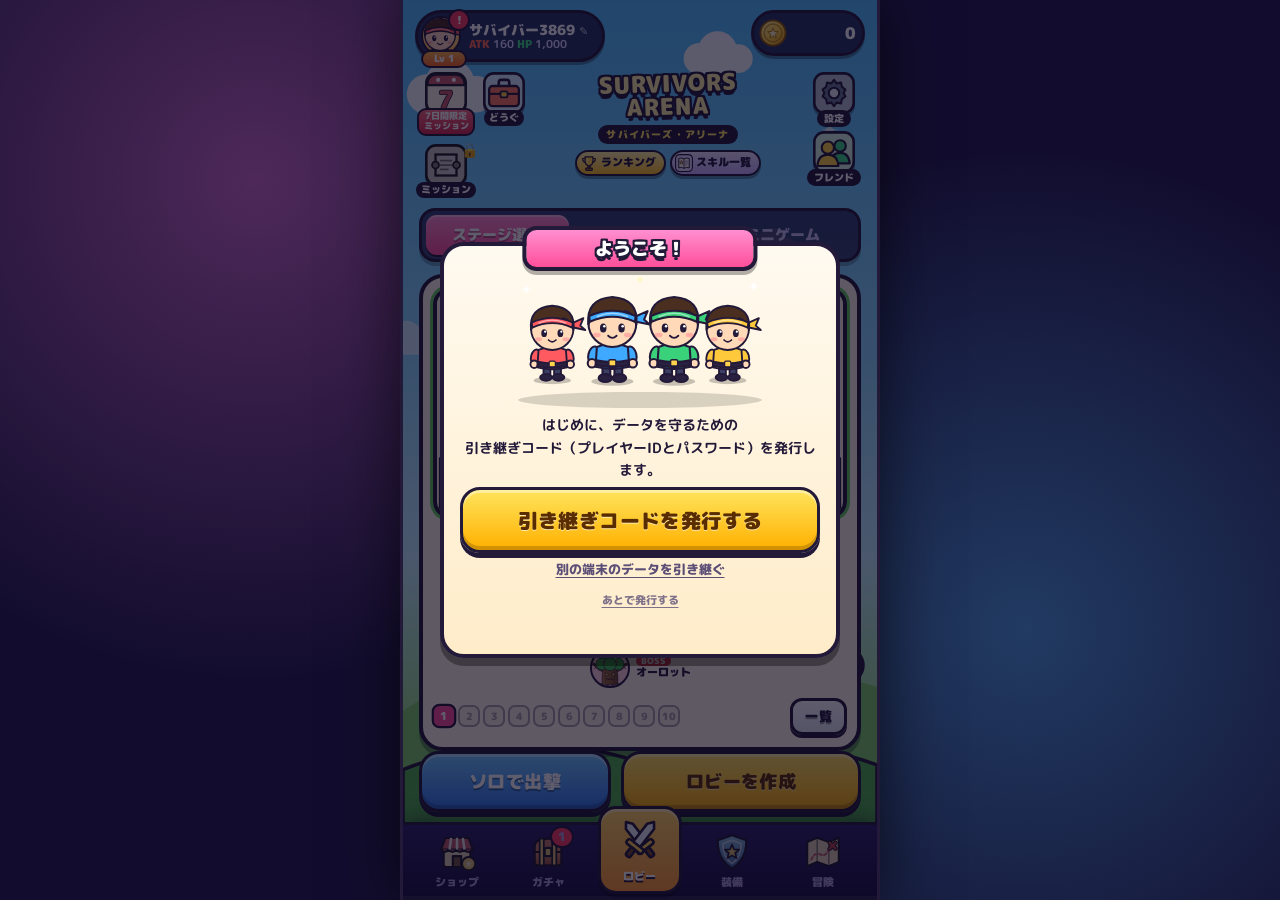
<file: index.html>
<!doctype html>
<html lang="ja">
<head>
  <meta charset="utf-8">
  <meta name="viewport" content="width=device-width, initial-scale=1, viewport-fit=cover, user-scalable=no">
  <meta name="theme-color" content="#1b1440">
  <meta name="description" content="最大4人で協力プレイできるサバイバー系アクションゲームのロビー画面">
  <meta name="apple-mobile-web-app-capable" content="yes">
  <meta name="mobile-web-app-capable" content="yes">
  <title>Survivors Arena</title>
  <link rel="icon" href="favicon.svg" type="image/svg+xml">
  <link rel="preconnect" href="https://fonts.googleapis.com">
  <link rel="preconnect" href="https://fonts.gstatic.com" crossorigin>
  <link href="https://fonts.googleapis.com/css2?family=M+PLUS+Rounded+1c:wght@500;700;800;900&display=swap" rel="stylesheet">
  <link rel="stylesheet" href="style.css?v=44">
  <script>
    /* 読み込みに失敗したとき、真っ暗な画面のままにせず原因を表示する（スマホでも分かるように） */
    (function () {
      var errs = [];
      function show() {
        if (document.documentElement.classList.contains('ready') || !document.body) return;
        var box = document.getElementById('load-error') || document.createElement('div');
        box.id = 'load-error';
        box.style.cssText = 'position:fixed;left:16px;right:16px;top:20%;z-index:99999;background:#fff8ea;color:#231a3a;border:4px solid #231a3a;border-radius:20px;padding:18px;font:700 14px/1.6 sans-serif;text-align:center';
        box.innerHTML = '<b style="font-size:17px">うまく読み込めませんでした</b><br>' +
          '<span style="font-size:12px">ファイルを全部アップロードしたか確認して、2〜3分待ってから再読み込みしてください。</span>' +
          (errs.length ? '<div style="margin-top:8px;font-size:11px;text-align:left;background:#efe3cc;border-radius:10px;padding:8px;word-break:break-all">' + errs.slice(0, 5).join('<br>') + '</div>' : '') +
          '<button onclick="location.reload()" style="margin-top:12px;padding:10px 22px;border-radius:14px;border:3px solid #231a3a;background:#ffd23d;font:900 15px sans-serif">再読み込み</button>';
        document.body.appendChild(box);
      }
      window.addEventListener('error', function (e) {
        var t = e.target, name = function (u) { return String(u || '').split('/').pop().split('?')[0]; };
        if (t && t !== window && (t.src || t.href)) errs.push('見つからないファイル：' + name(t.src || t.href));
        else errs.push('エラー：' + e.message + '（' + name(e.filename) + ' ' + (e.lineno || '') + '行目）');
        setTimeout(show, 300);
      }, true);
      window.addEventListener('load', function () { setTimeout(show, 4000); });
    })();
  </script>
</head>
<body>
  <div id="app">
    <!-- 上部バー：プレイヤー情報とコイン -->
    <header class="topbar">
      <button class="profile" id="profile-btn" aria-label="プレイヤー情報（名前の変更・引き継ぎ）">
        <span class="profile-face" id="profile-face"></span>
        <span class="profile-lv" id="profile-lv">Lv 1</span>
        <span class="profile-text">
          <span class="profile-name"><span id="profile-name"></span><span class="pencil" aria-hidden="true">✎</span></span>
          <span class="profile-stats"><b class="c-atk">ATK</b> <span id="top-atk"></span> <b class="c-hp">HP</b> <span id="top-hp"></span></span>
        </span>
      </button>
      <div class="coin-pill">
        <span class="coin-icon" id="coin-icon"></span>
        <span id="coin-value">0</span>
        <button class="coin-plus" id="coin-plus" aria-label="コインを追加（テスト用）">＋</button>
      </div>
    </header>

    <!-- 5つの画面を横に並べて、下のバーで切り替える -->
    <main class="screens">
      <div class="screens-track" id="screens-track">
        <section class="screen screen-shop" id="screen-shop" aria-label="ショップ"></section>
        <section class="screen screen-gacha" id="screen-gacha" aria-label="ガチャ"></section>
        <section class="screen screen-lobby" id="screen-lobby" aria-label="ロビー"></section>
        <section class="screen screen-equip" id="screen-equip" aria-label="装備"></section>
        <section class="screen screen-adventure" id="screen-adventure" aria-label="冒険"></section>
      </div>
    </main>

    <!-- 下部ナビゲーション -->
    <nav class="bottombar" id="bottombar">
      <button class="nav-btn" data-screen="0"><span class="nav-icon" data-icon="shop"></span><span class="nav-label">ショップ</span></button>
      <button class="nav-btn" data-screen="1"><span class="nav-icon" data-icon="gacha"></span><span class="nav-label">ガチャ</span></button>
      <button class="nav-btn active" data-screen="2"><span class="nav-icon" data-icon="lobby"></span><span class="nav-label">ロビー</span></button>
      <button class="nav-btn" data-screen="3"><span class="nav-icon" data-icon="equip"></span><span class="nav-label">装備</span></button>
      <button class="nav-btn" data-screen="4"><span class="nav-icon" data-icon="adventure"></span><span class="nav-label">冒険</span></button>
    </nav>

    <!-- ロビー（ルーム）画面：作成・参加後に表示 -->
    <div class="room hidden" id="room"></div>

    <div id="modal-root"></div>
    <div id="toast-root"></div>
  </div>

  <noscript>このゲームを遊ぶには JavaScript を有効にしてください。</noscript>

  <script src="config.js?v=44"></script>
  <script src="gameConfig.js?v=44"></script>
  <script src="state.js?v=44"></script>
  <script src="art.js?v=44"></script>
  <script src="gameArt.js?v=44"></script>
  <script src="charArt.js?v=44"></script>
  <script src="ui.js?v=44"></script>
  <script src="sound.js?v=44"></script>
  <script src="settings.js?v=44"></script>
  <script src="cloud.js?v=44"></script>
  <script src="net.js?v=44"></script>
  <script src="lobby.js?v=44"></script>
  <script src="gacha.js?v=44"></script>
  <script src="equip.js?v=44"></script>
  <script src="mission.js?v=44"></script>
  <script src="shop.js?v=44"></script>
  <script src="adventure.js?v=44"></script>
  <script src="friends.js?v=44"></script>
  <script src="record.js?v=44"></script>
  <script src="trade.js?v=44"></script>
  <script src="gifts.js?v=44"></script>
  <script src="sim.js?v=44"></script>
  <script src="render.js?v=44"></script>
  <script src="game.js?v=44"></script>
  <script src="mgsim.js?v=44"></script>
  <script src="minigame.js?v=44"></script>
  <script src="main.js?v=44"></script>
</body>
</html>
</file>
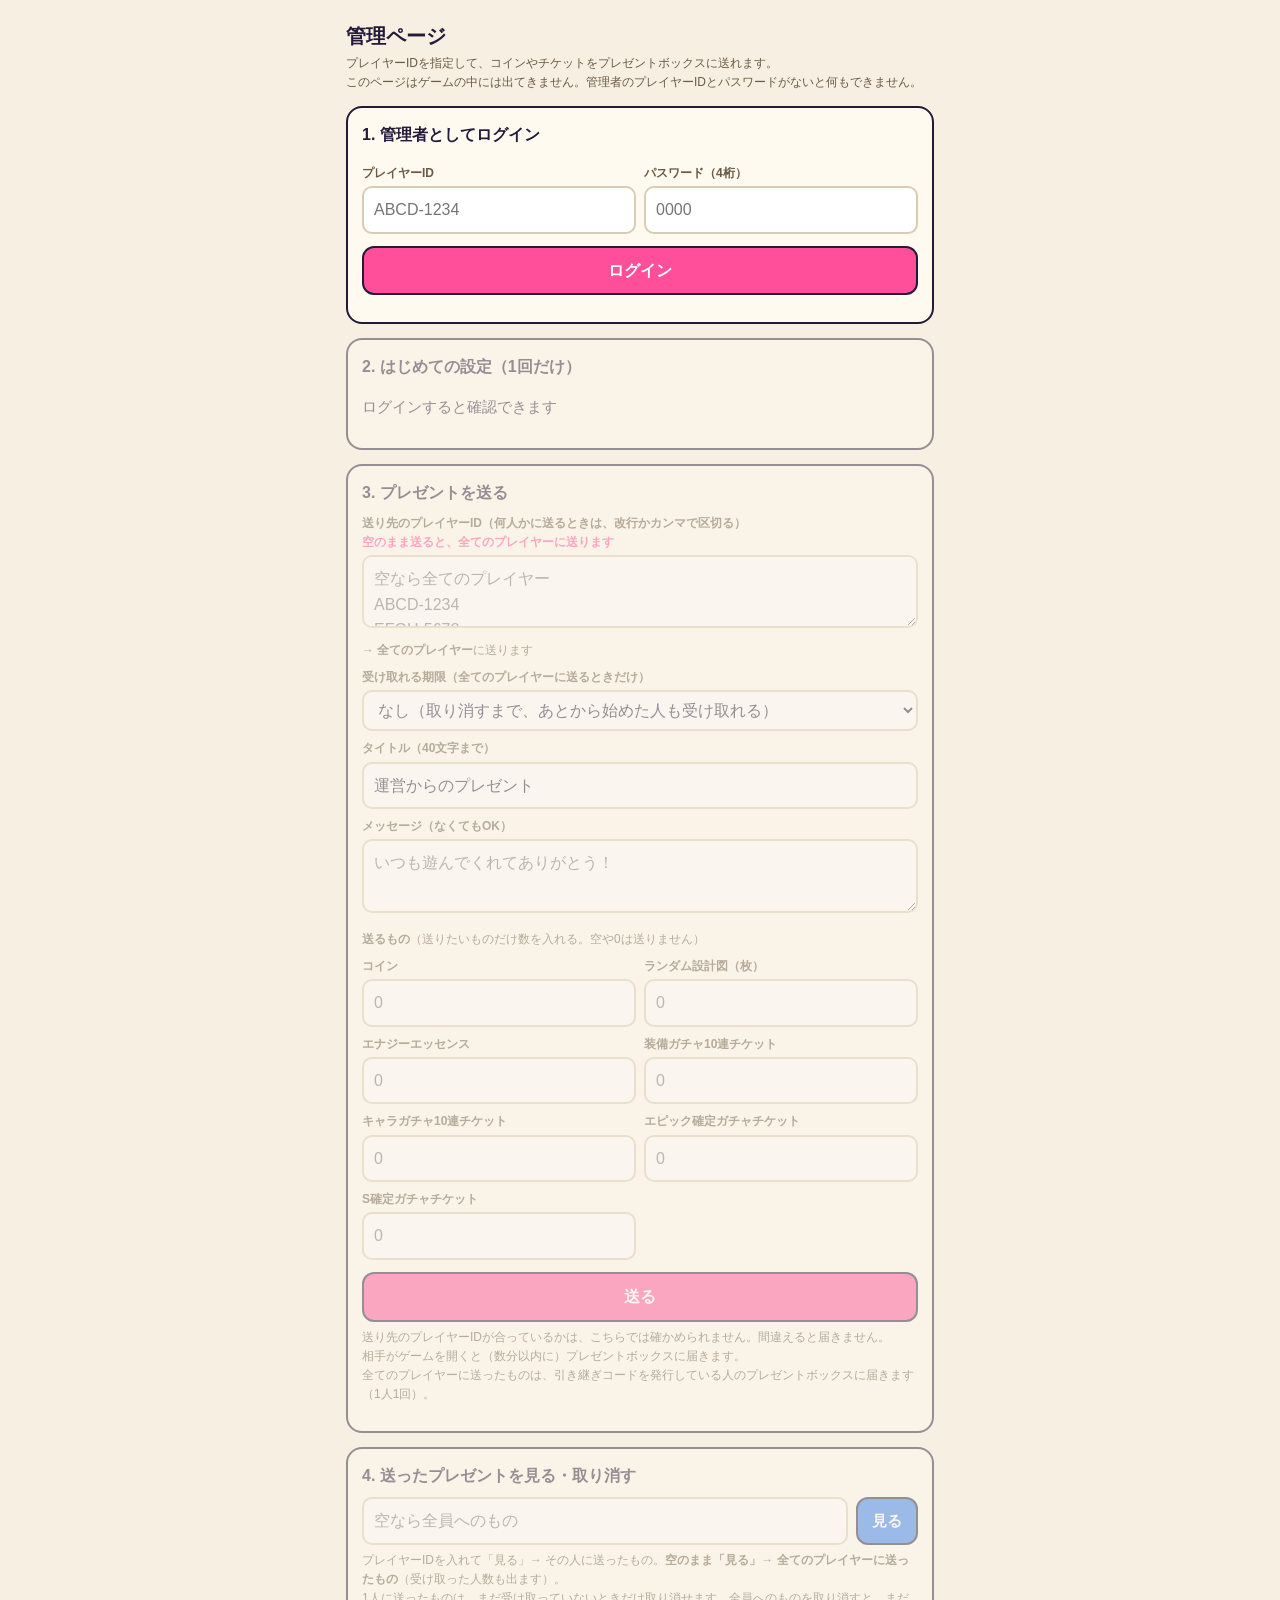
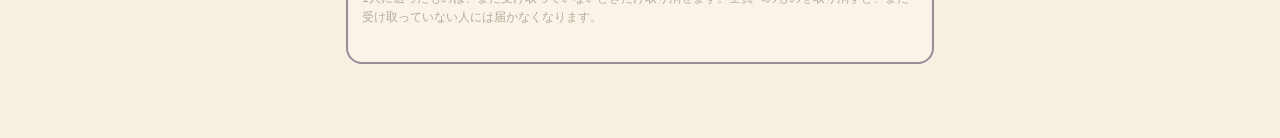
<file: admin.html>
<!doctype html>
<html lang="ja">
<head>
  <meta charset="utf-8">
  <meta name="viewport" content="width=device-width, initial-scale=1, viewport-fit=cover">
  <meta name="robots" content="noindex, nofollow">
  <title>管理ページ</title>
  <style>
    :root { --ink: #231a3a; --bg: #f6efe2; --card: #fffaf0; --sub: #6b5a44; --line: #d9ccb4; --pink: #ff4f9a; --green: #22b35e; --red: #e8394d; --blue: #2f7bf0; }
    * { box-sizing: border-box; }
    body { margin: 0; background: var(--bg); color: var(--ink); font: 500 15px/1.6 -apple-system, BlinkMacSystemFont, "Hiragino Sans", "Noto Sans JP", sans-serif; -webkit-text-size-adjust: 100%; }
    main { max-width: 620px; margin: 0 auto; padding: 16px 16px 60px; }
    h1 { font-size: 20px; margin: 4px 0 2px; }
    h2 { font-size: 16px; margin: 0 0 8px; }
    .lead { font-size: 12px; color: var(--sub); margin: 0 0 14px; }
    .card { background: var(--card); border: 2px solid var(--ink); border-radius: 16px; padding: 14px; margin: 0 0 14px; }
    .card.off { opacity: .45; pointer-events: none; }
    label { display: block; font-size: 12px; font-weight: 700; color: var(--sub); margin: 8px 0 3px; }
    input, textarea { width: 100%; font: inherit; font-size: 16px; padding: 9px 10px; border: 2px solid var(--line); border-radius: 10px; background: #fff; color: var(--ink); }
    textarea { min-height: 72px; resize: vertical; }
    textarea.rules { font: 12px/1.4 ui-monospace, Menlo, monospace; min-height: 180px; }
    .row { display: flex; gap: 8px; }
    .row > * { flex: 1; min-width: 0; }
    .tk-grid { display: grid; grid-template-columns: 1fr 1fr; gap: 0 8px; }
    button { font: inherit; font-weight: 800; border: 2px solid var(--ink); border-radius: 12px; padding: 10px 14px; background: #fff; color: var(--ink); cursor: pointer; }
    button.main { background: var(--pink); color: #fff; width: 100%; margin-top: 12px; font-size: 16px; }
    button.blue { background: var(--blue); color: #fff; }
    button.small { padding: 5px 10px; font-size: 13px; border-radius: 9px; }
    button.red { background: var(--red); color: #fff; }
    button:disabled { opacity: .5; }
    .note { font-size: 12px; color: var(--sub); margin: 6px 0 0; }
    .ok { color: var(--green); font-weight: 800; }
    .bad { color: var(--red); font-weight: 800; }
    .uid { font: 700 13px ui-monospace, Menlo, monospace; background: #efe3cc; padding: 2px 6px; border-radius: 6px; word-break: break-all; }
    ol { padding-left: 20px; margin: 6px 0; font-size: 13px; }
    .list { display: flex; flex-direction: column; gap: 6px; margin-top: 8px; }
    .gift { border: 2px solid var(--line); border-radius: 12px; padding: 8px 10px; background: #fff; display: flex; gap: 8px; align-items: center; }
    .gift .t { flex: 1; min-width: 0; font-size: 13px; }
    .gift .t b { display: block; }
    .gift .t small { color: var(--sub); }
    .chip { display: inline-block; font-size: 11px; font-weight: 800; padding: 1px 8px; border-radius: 999px; border: 2px solid var(--ink); }
    .chip.done { background: #d8f7e2; }
    .chip.wait { background: #fff1c2; }
    .result { font-size: 13px; margin-top: 8px; white-space: pre-wrap; }
    .hidden { display: none !important; }
  </style>
</head>
<body>
<main>
  <h1>管理ページ</h1>
  <p class="lead">プレイヤーIDを指定して、コインやチケットをプレゼントボックスに送れます。<br>このページはゲームの中には出てきません。管理者のプレイヤーIDとパスワードがないと何もできません。</p>

  <section class="card" id="c-login">
    <h2>1. 管理者としてログイン</h2>
    <div id="login-saved" class="hidden">
      <button class="blue" id="btn-saved" style="width:100%">このブラウザのゲームのアカウントでログイン</button>
      <p class="note">（このブラウザでゲームを遊んでいるアカウント <b id="saved-id"></b> を使います）</p>
      <p class="note" style="margin-top:10px">別のアカウントで入るときは下に入力：</p>
    </div>
    <div class="row">
      <div><label for="in-id">プレイヤーID</label><input id="in-id" autocomplete="off" autocapitalize="characters" maxlength="9" placeholder="ABCD-1234"></div>
      <div><label for="in-pin">パスワード（4桁）</label><input id="in-pin" inputmode="numeric" autocomplete="off" maxlength="4" placeholder="0000" type="password"></div>
    </div>
    <button class="main" id="btn-login">ログイン</button>
    <p class="result" id="login-msg"></p>
  </section>

  <section class="card off" id="c-setup">
    <h2>2. はじめての設定（1回だけ）</h2>
    <p id="setup-status">ログインすると確認できます</p>
    <div id="setup-body" class="hidden">
      <p class="note">あなたの UID：<span class="uid" id="my-uid"></span></p>
      <ol>
        <li>下の「ルールをコピー」を押す（あなたの UID が入ったルールです）</li>
        <li><a href="https://console.firebase.google.com/" target="_blank" rel="noopener">Firebase コンソール</a> → Realtime Database → <b>ルール</b> タブ</li>
        <li>前のルールを <b>全部消して</b> 貼り付け → <b>公開</b></li>
        <li>このページで「もう一度確認」を押す</li>
      </ol>
      <textarea class="rules" id="rules" readonly></textarea>
      <div class="row" style="margin-top:8px"><button class="blue" id="btn-copy">ルールをコピー</button><button id="btn-recheck">もう一度確認</button></div>
    </div>
  </section>

  <section class="card off" id="c-send">
    <h2>3. プレゼントを送る</h2>
    <label for="to">送り先のプレイヤーID（何人かに送るときは、改行かカンマで区切る）<br><b style="color:var(--pink)">空のまま送ると、全てのプレイヤーに送ります</b></label>
    <textarea id="to" placeholder="空なら全てのプレイヤー&#10;ABCD-1234&#10;EFGH-5678" autocapitalize="characters"></textarea>
    <p class="note" id="to-hint"><b>→ 全てのプレイヤー</b>に送ります</p>
    <div id="until-box">
      <label for="until">受け取れる期限（全てのプレイヤーに送るときだけ）</label>
      <select id="until" style="width:100%;font:inherit;font-size:16px;padding:9px 10px;border:2px solid var(--line);border-radius:10px;background:#fff;color:var(--ink)">
        <option value="0">なし（取り消すまで、あとから始めた人も受け取れる）</option>
        <option value="3">3日</option><option value="7">7日</option><option value="14">14日</option><option value="30">30日</option>
      </select>
    </div>
    <label for="title">タイトル（40文字まで）</label>
    <input id="title" maxlength="40" value="運営からのプレゼント">
    <label for="text">メッセージ（なくてもOK）</label>
    <textarea id="text" maxlength="300" placeholder="いつも遊んでくれてありがとう！"></textarea>
    <p class="note" style="margin-top:10px"><b>送るもの</b>（送りたいものだけ数を入れる。空や0は送りません）</p>
    <div class="tk-grid">
      <div><label for="coins">コイン</label><input id="coins" inputmode="numeric" placeholder="0"></div>
      <div><label for="bp">ランダム設計図（枚）</label><input id="bp" inputmode="numeric" placeholder="0"></div>
      <div><label for="essence">エナジーエッセンス</label><input id="essence" inputmode="numeric" placeholder="0"></div>
      <div><label for="tk-item10">装備ガチャ10連チケット</label><input id="tk-item10" inputmode="numeric" placeholder="0"></div>
      <div><label for="tk-char10">キャラガチャ10連チケット</label><input id="tk-char10" inputmode="numeric" placeholder="0"></div>
      <div><label for="tk-epic1">エピック確定ガチャチケット</label><input id="tk-epic1" inputmode="numeric" placeholder="0"></div>
      <div><label for="tk-s1">S確定ガチャチケット</label><input id="tk-s1" inputmode="numeric" placeholder="0"></div>
    </div>
    <button class="main" id="btn-send">送る</button>
    <p class="note">送り先のプレイヤーIDが合っているかは、こちらでは確かめられません。間違えると届きません。<br>相手がゲームを開くと（数分以内に）プレゼントボックスに届きます。<br>全てのプレイヤーに送ったものは、引き継ぎコードを発行している人のプレゼントボックスに届きます（1人1回）。</p>
    <p class="result" id="send-msg"></p>
  </section>

  <section class="card off" id="c-hist">
    <h2>4. 送ったプレゼントを見る・取り消す</h2>
    <div class="row"><input id="h-id" autocomplete="off" autocapitalize="characters" maxlength="9" placeholder="空なら全員へのもの"><button class="blue" id="btn-hist" style="flex:none">見る</button></div>
    <p class="note">プレイヤーIDを入れて「見る」→ その人に送ったもの。<b>空のまま「見る」→ 全てのプレイヤーに送ったもの</b>（受け取った人数も出ます）。<br>1人に送ったものは、まだ受け取っていないときだけ取り消せます。全員へのものを取り消すと、まだ受け取っていない人には届かなくなります。</p>
    <div class="list" id="hist"></div>
    <p class="note" id="recent-head" style="margin-top:12px"></p>
    <div class="list" id="recent"></div>
  </section>
</main>

<script src="config.js"></script>
<script>
(function () {
  'use strict';
  const C = DS.config, CL = C.CLOUD;
  const $ = (s) => document.querySelector(s);
  const esc = (s) => String(s == null ? '' : s).replace(/[&<>"']/g, (c) => ({ '&': '&amp;', '<': '&lt;', '>': '&gt;', '"': '&quot;', "'": '&#39;' }[c]));
  const cleanId = (s) => String(s || '').toUpperCase().replace(/[^A-Z0-9]/g, '');
  const fmtId = (id) => id.slice(0, 4) + '-' + id.slice(4);
  const fmt = (n) => Number(n || 0).toLocaleString('ja-JP');
  const TICKETS = { item10: '装備ガチャ10連チケット', char10: 'キャラガチャ10連チケット', epic1: 'エピック確定ガチャチケット', s1: 'S確定ガチャチケット' };
  // ゲーム（cloud.js）と同じ作り方
  const emailOf = (id) => id.toLowerCase() + '@' + CL.emailDomain;
  const passOf = (id, pin) => 'sa-' + pin + '-' + id;
  // README の手順4と同じルール。'ADMIN_UID' を自分の UID に置き換えて使う
  const RULES_TEMPLATE = {
    "rules": {
      "saves": {
        "$uid": {
          ".read": "auth != null && auth.uid === $uid",
          ".write": "auth != null && auth.uid === $uid"
        }
      },
      "friendIds": {
        "$fid": {
          ".read": "auth != null",
          ".write": "auth != null && (!data.exists() || data.child('uid').val() === auth.uid)",
          ".validate": "newData.child('uid').val() === auth.uid"
        }
      },
      "profiles": {
        ".read": "auth != null",
        ".indexOn": [
          "pw"
        ],
        "$uid": {
          ".write": "auth != null && auth.uid === $uid"
        }
      },
      "friendReq": {
        "$to": {
          ".read": "auth != null && auth.uid === $to",
          ".write": "auth != null && auth.uid === $to",
          "$from": {
            ".write": "auth != null && auth.uid === $from"
          }
        }
      },
      "friends": {
        "$uid": {
          ".read": "auth != null && auth.uid === $uid",
          ".write": "auth != null && auth.uid === $uid",
          "$fid": {
            ".write": "auth != null && auth.uid === $fid && (!newData.exists() || root.child('friendReq').child($fid).child($uid).exists())"
          }
        }
      },
      "invites": {
        "$to": {
          ".read": "auth != null && auth.uid === $to",
          ".write": "auth != null && auth.uid === $to",
          "$from": {
            ".write": "auth != null && auth.uid === $from && root.child('friends').child($to).child($from).exists()"
          }
        }
      },
      "tradeInv": {
        "$uid": {
          ".read": "auth != null && (auth.uid === $uid || root.child('friends').child($uid).child(auth.uid).exists())",
          ".write": "auth != null && auth.uid === $uid"
        }
      },
      "trades": {
        "$to": {
          ".read": "auth != null && auth.uid === $to",
          "$from": {
            ".read": "auth != null && auth.uid === $from",
            ".write": "auth != null && ((auth.uid === $from && ((!data.exists() && newData.child('state').val() === 'offer' && root.child('friends').child($to).child($from).exists()) || (data.child('state').val() === 'offer' && newData.child('state').val() === 'canceled') || (data.exists() && data.child('state').val() !== 'offer' && !newData.exists()))) || (auth.uid === $to && data.child('state').val() === 'offer' && (newData.child('state').val() === 'accepted' || newData.child('state').val() === 'declined')))",
            ".validate": "!data.exists() || (newData.child('id').val() === data.child('id').val() && newData.child('give').val() === data.child('give').val() && newData.child('want').val() === data.child('want').val())"
          }
        }
      },
      "gifts": {
        "$pid": {
          ".read": "auth != null && (auth.uid === 'ADMIN_UID' || auth.token.email === $pid + '@player.survivors-arena.game')",
          "$gid": {
            ".write": "auth != null && auth.uid === 'ADMIN_UID'",
            ".validate": "newData.child('coins').isNumber() && newData.child('coins').val() >= 0",
            "claimed": {
              ".write": "auth != null && auth.token.email === $pid + '@player.survivors-arena.game' && data.parent().child('coins').exists()",
              ".validate": "newData.isNumber()"
            }
          }
        }
      },
      "giftsAll": {
        ".read": "auth != null",
        "$gid": {
          ".write": "auth != null && auth.uid === 'ADMIN_UID'",
          ".validate": "newData.child('coins').isNumber() && newData.child('coins').val() >= 0"
        }
      },
      "giftsAllGot": {
        ".read": "auth != null && auth.uid === 'ADMIN_UID'",
        ".write": "auth != null && auth.uid === 'ADMIN_UID'",
        "$gid": {
          "$uid": {
            ".write": "auth != null && auth.uid === $uid && root.child('giftsAll').child($gid).exists()",
            ".validate": "newData.isNumber()"
          }
        }
      }
    }
  };

  let acct = null;   // { id, pin, uid, idToken, exp }

  if (!CL.apiKey || !CL.databaseURL) {
    $('#login-msg').innerHTML = '<span class="bad">config.js の CLOUD（apiKey・databaseURL）が空です。Firebase を設定してから使ってください。</span>';
    $('#btn-login').disabled = true;
  }

  async function signIn(id, pin) {
    const r = await fetch('https://identitytoolkit.googleapis.com/v1/accounts:signInWithPassword?key=' + encodeURIComponent(CL.apiKey), {
      method: 'POST', headers: { 'Content-Type': 'application/json' },
      body: JSON.stringify({ email: emailOf(id), password: passOf(id, pin), returnSecureToken: true }),
    });
    const j = await r.json().catch(() => ({}));
    if (!r.ok) {
      const m = (j.error && j.error.message) || '';
      if (/INVALID|NOT_FOUND|PASSWORD/.test(m)) throw new Error('プレイヤーIDかパスワードが違います');
      if (/TOO_MANY/.test(m)) throw new Error('失敗が続いたので、しばらく待ってください');
      throw new Error('ログインできませんでした（' + m + '）');
    }
    return { id, pin, uid: j.localId, idToken: j.idToken, exp: Date.now() + (Number(j.expiresIn) || 3600) * 1000 - 60000 };
  }
  async function token() {
    if (acct && Date.now() > acct.exp) acct = await signIn(acct.id, acct.pin);
    return acct.idToken;
  }
  async function db(method, path, body, qs) {
    const url = CL.databaseURL.replace(/\/$/, '') + '/' + path + '.json?auth=' + encodeURIComponent(await token()) + (qs || '');
    const r = await fetch(url, { method, body: body === undefined ? undefined : JSON.stringify(body) });
    if (r.status === 401) { const e = new Error('denied'); e.code = 'denied'; throw e; }
    if (!r.ok) throw new Error('サーバーのエラー（' + r.status + '）');
    return r.json();
  }

  /* ---------- 1. ログイン ---------- */
  let saved = null;
  try { saved = JSON.parse(localStorage.getItem(C.CLOUD_KEY) || 'null'); } catch (e) { saved = null; }
  if (saved && saved.id && saved.pin && !saved.test) {
    $('#login-saved').classList.remove('hidden');
    $('#saved-id').textContent = saved.id.slice(0, 4) + '-••••';
    $('#btn-saved').addEventListener('click', () => login(saved.id, saved.pin));
  }
  $('#in-id').addEventListener('input', (e) => { const v = cleanId(e.target.value).slice(0, 8); e.target.value = v.length > 4 ? v.slice(0, 4) + '-' + v.slice(4) : v; });
  $('#in-pin').addEventListener('input', (e) => { e.target.value = e.target.value.replace(/\D/g, '').slice(0, 4); });
  $('#btn-login').addEventListener('click', () => {
    const id = cleanId($('#in-id').value), pin = $('#in-pin').value.trim();
    if (id.length !== 8) { $('#login-msg').innerHTML = '<span class="bad">プレイヤーIDは8文字（例：ABCD-1234）です</span>'; return; }
    if (!/^\d{4}$/.test(pin)) { $('#login-msg').innerHTML = '<span class="bad">パスワードは4桁の数字です</span>'; return; }
    login(id, pin);
  });
  async function login(id, pin) {
    $('#login-msg').textContent = 'ログイン中…';
    try { acct = await signIn(id, pin); }
    catch (e) { $('#login-msg').innerHTML = '<span class="bad">' + esc(e.message) + '</span>'; return; }
    $('#login-msg').innerHTML = '<span class="ok">ログインしました（' + esc(fmtId(id).slice(0, 5)) + '••••）</span>';
    $('#c-setup').classList.remove('off');
    $('#my-uid').textContent = acct.uid;
    $('#rules').value = JSON.stringify(RULES_TEMPLATE, null, 2).replace(/ADMIN_UID/g, acct.uid);
    check();
  }

  /* ---------- 2. ルールの確認 ---------- */
  async function check() {
    $('#setup-status').textContent = '確認中…';
    try {
      await db('GET', 'gifts/zzzzzzzz');   // 管理者なら読める（中身はなくてよい）
      // 全てのプレイヤーへのプレゼント（v15のルール）も使えるか
      const v15 = await db('GET', 'giftsAllGot', undefined, '&shallow=true').then(() => true, () => false);
      $('#setup-status').innerHTML = (v15 ? '<span class="ok">✓ 設定できています。プレゼントを送れます</span>'
        : '<span class="bad">ルールが古いです</span>（1人ずつには送れますが、全てのプレイヤーには送れません。下のルールを貼り直してください）')
        + '<br><button class="small" id="btn-showrules" style="margin-top:6px">ルールを表示（ゲームを更新してルールを貼り替えるとき）</button>';
      $('#setup-body').classList.toggle('hidden', v15);
      $('#btn-showrules').addEventListener('click', () => $('#setup-body').classList.toggle('hidden'));
      $('#c-send').classList.remove('off'); $('#c-hist').classList.remove('off');
      drawRecent();
    } catch (e) {
      $('#setup-status').innerHTML = e.code === 'denied'
        ? '<span class="bad">まだ設定できていません</span>（このアカウントを管理者にするルールが、まだ Firebase に貼られていません）'
        : '<span class="bad">' + esc(e.message) + '</span>';
      $('#setup-body').classList.remove('hidden');
      $('#c-send').classList.add('off'); $('#c-hist').classList.add('off');
    }
  }
  $('#btn-recheck').addEventListener('click', check);
  $('#btn-copy').addEventListener('click', async () => {
    const t = $('#rules');
    try { await navigator.clipboard.writeText(t.value); $('#btn-copy').textContent = 'コピーしました'; }
    catch (e) { t.focus(); t.select(); try { document.execCommand('copy'); $('#btn-copy').textContent = 'コピーしました'; } catch (e2) { $('#btn-copy').textContent = '長押しでコピーしてください'; } }
    setTimeout(() => { $('#btn-copy').textContent = 'ルールをコピー'; }, 2500);
  });

  /* ---------- 3. 送る ---------- */
  const num = (s) => { const n = Math.floor(Number(String(s || '').replace(/[,，\s]/g, ''))); return n > 0 ? n : 0; };
  const idsOf = () => [...new Set($('#to').value.split(/[\s,，、]+/).map(cleanId).filter(Boolean))];
  function toHint() {
    const ids = idsOf();
    $('#to-hint').innerHTML = ids.length ? `→ <b>${ids.length}人</b>に送ります` : '<b>→ 全てのプレイヤー</b>に送ります';
    $('#until-box').classList.toggle('hidden', !!ids.length);
  }
  $('#to').addEventListener('input', toHint);
  toHint();
  $('#btn-send').addEventListener('click', async () => {
    const ids = idsOf();
    const bad = ids.filter((x) => x.length !== 8);
    const msg = $('#send-msg');
    const toAll = !ids.length;
    if (bad.length) { msg.innerHTML = '<span class="bad">プレイヤーIDは8文字です：' + esc(bad.join(', ')) + '</span>'; return; }
    const coins = num($('#coins').value);
    if (coins > 100000000) { msg.innerHTML = '<span class="bad">コインは1回 1億枚までです</span>'; return; }
    const bp = num($('#bp').value), essence = num($('#essence').value);
    if (bp > 99999) { msg.innerHTML = '<span class="bad">ランダム設計図は1回 99,999枚までです</span>'; return; }
    if (essence > 9999999) { msg.innerHTML = '<span class="bad">エナジーエッセンスは1回 999万9,999までです</span>'; return; }
    const tickets = {};
    Object.keys(TICKETS).forEach((k) => { const n = Math.min(999, num($('#tk-' + k).value)); if (n) tickets[k] = n; });
    if (!coins && !bp && !essence && !Object.keys(tickets).length) { msg.innerHTML = '<span class="bad">送るものの数を入れてください</span>'; return; }
    const title = $('#title').value.trim().slice(0, 40) || '運営からのプレゼント';
    const text = $('#text').value.trim().slice(0, 300);
    const what = whatOf({ coins, bp, essence, tickets });
    const days = toAll ? Number($('#until').value) || 0 : 0;
    if (toAll) {
      if (!confirm('【全てのプレイヤー】に送ります。\n\n' + what + '\n\n期限：' + (days ? days + '日' : 'なし（取り消すまで）') + '\n\nよろしいですか？')) return;
      const btn = $('#btn-send'); btn.disabled = true; btn.textContent = '送信中…';
      const g = { title, text, coins, at: { '.sv': 'timestamp' } };
      if (bp) g.bp = bp;
      if (essence) g.essence = essence;
      if (Object.keys(tickets).length) g.tickets = tickets;
      if (days) g.until = Date.now() + days * 86400000;
      try { await db('POST', 'giftsAll', g); msg.textContent = '✓ 全てのプレイヤーに送りました'; addRecent('ALL', title, what); }
      catch (e) { msg.textContent = '✗ 送れませんでした：' + (e.code === 'denied' ? '断られました（ルールを新しいものに貼り直してください）' : e.message); }
      btn.disabled = false; btn.textContent = '送る';
      drawRecent();
      return;
    }
    if (!confirm(ids.length + '人に送ります。\n\n' + what + '\n\n送り先：' + ids.map(fmtId).join(', '))) return;
    const btn = $('#btn-send'); btn.disabled = true; btn.textContent = '送信中…';
    const lines = [];
    for (const id of ids) {
      const g = { title, text, coins, at: { '.sv': 'timestamp' } };
      if (bp) g.bp = bp;
      if (essence) g.essence = essence;
      if (Object.keys(tickets).length) g.tickets = tickets;
      try { await db('POST', 'gifts/' + id.toLowerCase(), g); lines.push('✓ ' + fmtId(id)); addRecent(id, title, what); }
      catch (e) { lines.push('✗ ' + fmtId(id) + '：' + (e.code === 'denied' ? '断られました（ルールの設定を確認）' : e.message)); }
    }
    msg.textContent = lines.join('\n');
    btn.disabled = false; btn.textContent = '送る';
    drawRecent();
  });

  /* ---------- 4. 送った記録 ---------- */
  const RECENT_KEY = 'survivors-arena/admin-recent';
  function recent() { try { return JSON.parse(localStorage.getItem(RECENT_KEY) || '[]'); } catch (e) { return []; } }
  function addRecent(id, title, what) {
    const r = recent(); r.unshift({ id, title, what, at: Date.now() });
    try { localStorage.setItem(RECENT_KEY, JSON.stringify(r.slice(0, 30))); } catch (e) { /* noop */ }
  }
  function drawRecent() {
    const r = recent();
    $('#recent-head').textContent = r.length ? 'このブラウザから最近送ったもの（タップで上に表示）' : '';
    $('#recent').innerHTML = r.map((x, i) => `<div class="gift" data-i="${i}"><div class="t"><b>${x.id === 'ALL' ? '全てのプレイヤー' : esc(fmtId(x.id))}　${esc(x.title)}</b><small>${esc(x.what)}　${new Date(x.at).toLocaleString('ja-JP', { month: 'numeric', day: 'numeric', hour: '2-digit', minute: '2-digit' })}</small></div></div>`).join('');
    document.querySelectorAll('#recent .gift').forEach((el) => el.addEventListener('click', () => { const id = r[+el.dataset.i].id; $('#h-id').value = id === 'ALL' ? '' : fmtId(id); loadHist(); }));
  }
  $('#h-id').addEventListener('input', (e) => { const v = cleanId(e.target.value).slice(0, 8); e.target.value = v.length > 4 ? v.slice(0, 4) + '-' + v.slice(4) : v; });
  $('#btn-hist').addEventListener('click', loadHist);
  const whatOf = (g) => [g.coins ? 'コイン ' + fmt(g.coins) : '', g.bp ? 'ランダム設計図 ×' + fmt(g.bp) : '', g.essence ? 'エナジーエッセンス ' + fmt(g.essence) : '']
    .concat(Object.keys(g.tickets || {}).map((k) => (TICKETS[k] || k) + ' ×' + g.tickets[k])).filter(Boolean).join('、');
  const whenOf = (t) => (t ? new Date(t).toLocaleString('ja-JP', { month: 'numeric', day: 'numeric', hour: '2-digit', minute: '2-digit' }) : '');
  /** 全てのプレイヤーへのプレゼント（受け取った人数つき） */
  async function loadAll() {
    const box = $('#hist');
    box.innerHTML = '<p class="note">読み込み中…</p>';
    let d;
    try { d = (await db('GET', 'giftsAll')) || {}; }
    catch (e) { box.innerHTML = '<p class="bad">' + esc(e.code === 'denied' ? '読めませんでした（ルールを新しいものに貼り直してください）' : e.message) + '</p>'; return; }
    const list = Object.keys(d).map((gid) => Object.assign({ gid }, d[gid])).sort((a, b) => (b.at || 0) - (a.at || 0));
    if (!list.length) { box.innerHTML = '<p class="note">全てのプレイヤーに送ったプレゼントはありません</p>'; return; }
    const counts = await Promise.all(list.map((g) => db('GET', 'giftsAllGot/' + g.gid, undefined, '&shallow=true').then((x) => Object.keys(x || {}).length, () => null)));
    box.innerHTML = list.map((g, i) => {
      const over = g.until && Date.now() > g.until;
      return `<div class="gift"><div class="t"><b>【全員】${esc(g.title || '')}</b><small>${esc(whatOf(g))}　${esc(whenOf(g.at))}${g.until ? '　期限 ' + esc(whenOf(g.until)) : ''}</small><br>
        <span class="chip done">受け取った人 ${counts[i] == null ? '？' : counts[i]}人</span>${over ? ' <span class="chip wait">期限切れ</span>' : ''}</div>
        <button class="small red" data-gid="${esc(g.gid)}">取り消す</button></div>`;
    }).join('');
    box.querySelectorAll('button[data-gid]').forEach((b) => b.addEventListener('click', async () => {
      if (!confirm('全てのプレイヤーへのこのプレゼントを取り消しますか？\n（まだ受け取っていない人には届かなくなります）')) return;
      b.disabled = true;
      try { await db('PATCH', '', { ['giftsAll/' + b.dataset.gid]: null, ['giftsAllGot/' + b.dataset.gid]: null }); loadAll(); }
      catch (e) { alert(e.code === 'denied' ? '取り消せませんでした' : e.message); b.disabled = false; }
    }));
  }
  async function loadHist() {
    const id = cleanId($('#h-id').value), box = $('#hist');
    if (!id) { loadAll(); return; }
    if (id.length !== 8) { box.innerHTML = '<p class="bad">プレイヤーIDは8文字です</p>'; return; }
    box.innerHTML = '<p class="note">読み込み中…</p>';
    let d;
    try { d = (await db('GET', 'gifts/' + id.toLowerCase())) || {}; }
    catch (e) { box.innerHTML = '<p class="bad">' + esc(e.code === 'denied' ? '読めませんでした（ルールの設定を確認）' : e.message) + '</p>'; return; }
    const list = Object.keys(d).map((gid) => Object.assign({ gid }, d[gid])).sort((a, b) => (b.at || 0) - (a.at || 0));
    if (!list.length) { box.innerHTML = '<p class="note">' + esc(fmtId(id)) + ' に送ったプレゼントはありません</p>'; return; }
    box.innerHTML = list.map((g) => {
      const what = whatOf(g);
      const when = g.at ? new Date(g.at).toLocaleString('ja-JP', { month: 'numeric', day: 'numeric', hour: '2-digit', minute: '2-digit' }) : '';
      return `<div class="gift"><div class="t"><b>${esc(g.title || '')}</b><small>${esc(what)}　${esc(when)}</small><br>
        ${g.claimed ? '<span class="chip done">受け取り済み</span>' : '<span class="chip wait">まだ受け取っていない</span>'}</div>
        ${g.claimed ? '' : `<button class="small red" data-gid="${esc(g.gid)}">取り消す</button>`}</div>`;
    }).join('');
    box.querySelectorAll('button[data-gid]').forEach((b) => b.addEventListener('click', async () => {
      if (!confirm('このプレゼントを取り消しますか？')) return;
      b.disabled = true;
      try { await db('DELETE', 'gifts/' + id.toLowerCase() + '/' + b.dataset.gid); loadHist(); }
      catch (e) { alert(e.code === 'denied' ? '取り消せませんでした' : e.message); b.disabled = false; }
    }));
  }
})();
</script>
</body>
</html>
</file>
<file: style.css>
/* =========================================================
 *  style.css  ― カラフルなゲーム風 UI
 * ========================================================= */
:root {
  --ink: #231a3a;
  --night: #1b1440;
  --panel: rgba(27, 20, 64, .82);
  --cream: #fff8ea;
  --atk: #ff6a4d;
  --hp: #3ddc84;
  --spd: #4fc3ff;
  --gold: #ffd23d;
  --safe-t: env(safe-area-inset-top, 0px);
  --safe-b: env(safe-area-inset-bottom, 0px);
  --top-h: 64px;
  --nav-h: 78px;
  color-scheme: light;
}

* { box-sizing: border-box; -webkit-tap-highlight-color: transparent; }
html, body { margin: 0; height: 100%; }
body {
  font-family: 'M PLUS Rounded 1c', 'Hiragino Maru Gothic ProN', 'Noto Sans JP', 'Noto Sans CJK JP', system-ui, sans-serif;
  font-weight: 700;
  color: #fff;
  background:
    radial-gradient(circle at 20% 20%, rgba(255, 122, 217, .25), transparent 40%),
    radial-gradient(circle at 80% 70%, rgba(79, 195, 255, .25), transparent 40%),
    #120d2e;
  overflow: hidden;
  -webkit-user-select: none;
  user-select: none;
  overscroll-behavior: none;
}
button { font: inherit; color: inherit; cursor: pointer; border: 0; background: none; padding: 0; }
input { font: inherit; -webkit-user-select: text; user-select: text; }
svg { display: block; }
.hidden { display: none !important; }
.center { text-align: center; }

/* 縁取り文字（ゲームのロゴ風） */
.outline {
  color: #fff;
  text-shadow:
    0 2px 0 var(--ink), 2px 0 0 var(--ink), -2px 0 0 var(--ink), 0 -2px 0 var(--ink),
    2px 2px 0 var(--ink), -2px 2px 0 var(--ink), 2px -2px 0 var(--ink), -2px -2px 0 var(--ink),
    0 5px 0 var(--ink);
}
.c-atk { color: var(--atk); }
.c-hp { color: var(--hp); }
.c-spd { color: var(--spd); }

/* ---------- アプリ枠（スマホ縦画面） ---------- */
#app {
  position: relative;
  width: 100%;
  max-width: 480px;
  height: 100vh;
  height: 100dvh;
  margin: 0 auto;
  overflow: hidden;
  background: var(--night);
  box-shadow: 0 0 60px rgba(0, 0, 0, .6);
}
html:not(.ready) #app { visibility: hidden; }

/* ---------- 上部バー ---------- */
.topbar {
  position: absolute; z-index: 20; left: 0; right: 0; top: 0;
  height: calc(var(--top-h) + var(--safe-t));
  padding: calc(var(--safe-t) + 10px) 12px 0;
  display: flex; align-items: flex-start; justify-content: space-between; gap: 8px;
  pointer-events: none;
}
.topbar > * { pointer-events: auto; }
.profile {
  display: flex; align-items: center; gap: 8px;
  background: var(--panel);
  border: 3px solid var(--ink);
  border-radius: 999px;
  padding: 3px 14px 3px 3px;
  box-shadow: 0 3px 0 rgba(0, 0, 0, .35);
  min-width: 0;
}
.profile-face {
  width: 40px; height: 40px; border-radius: 50%;
  background: linear-gradient(#ffe8a8, #ffb84d);
  border: 2px solid var(--ink);
  overflow: hidden; flex: none;
}
.profile-face svg { width: 100%; height: 100%; }
.profile-text { display: flex; flex-direction: column; align-items: flex-start; line-height: 1.15; min-width: 0; }
.profile-name { font-size: 14px; font-weight: 900; white-space: nowrap; overflow: hidden; text-overflow: ellipsis; max-width: 130px; }
.profile-stats { font-size: 11px; color: #d9d2ff; white-space: nowrap; }
.profile-stats b { font-weight: 900; }

.coin-pill {
  display: flex; align-items: center; gap: 6px;
  background: var(--panel);
  border: 3px solid var(--ink);
  border-radius: 999px;
  padding: 3px 4px 3px 4px;
  height: 46px;
  box-shadow: 0 3px 0 rgba(0, 0, 0, .35);
  font-weight: 900; font-size: 16px;
}
.coin-icon { width: 30px; height: 30px; }
.coin-icon svg { width: 100%; height: 100%; }
#coin-value { min-width: 64px; text-align: right; padding-right: 2px; }
#coin-value.bump { animation: bump .35s ease; }
.coin-plus {
  width: 30px; height: 30px; border-radius: 50%;
  background: linear-gradient(#7cf08a, #22b14c);
  border: 2px solid var(--ink);
  font-weight: 900; font-size: 16px; line-height: 1;
  box-shadow: inset 0 2px 0 rgba(255, 255, 255, .45);
}
@keyframes bump { 40% { transform: scale(1.25); color: var(--gold); } }

/* ---------- 画面の切り替え ---------- */
.screens { position: absolute; inset: 0; overflow: hidden; }
.screens-track {
  display: flex; width: 300%; height: 100%;
  transition: transform .38s cubic-bezier(.2, .8, .2, 1);
}
.screen { position: relative; width: calc(100% / 3); height: 100%; flex: none; overflow: hidden; }
.screen-bg { position: absolute; inset: 0; pointer-events: none; }
.screen-bg svg { width: 100%; height: 100%; }
.screen-scroll {
  position: absolute; inset: 0;
  overflow-y: auto; overflow-x: hidden;
  -webkit-overflow-scrolling: touch;
  padding: calc(var(--top-h) + var(--safe-t) + 8px) 16px calc(var(--nav-h) + var(--safe-b) + 18px);
  scrollbar-width: none;
}
.screen-scroll::-webkit-scrollbar { display: none; }

/* ---------- 下部ナビ ---------- */
.bottombar {
  position: absolute; z-index: 20; left: 0; right: 0; bottom: 0;
  height: calc(var(--nav-h) + var(--safe-b));
  padding: 0 8px var(--safe-b);
  display: flex; align-items: flex-end;
  background: linear-gradient(#2b2166, #17113d);
  border-top: 3px solid var(--ink);
  box-shadow: 0 -4px 0 rgba(255, 255, 255, .08) inset, 0 -6px 18px rgba(0, 0, 0, .35);
}
.nav-btn {
  flex: 1; height: var(--nav-h);
  display: flex; flex-direction: column; align-items: center; justify-content: center; gap: 2px;
  position: relative;
  transition: transform .2s;
  color: #a99fd6;
}
.nav-icon { width: 40px; height: 40px; transition: transform .25s cubic-bezier(.3, 1.6, .5, 1); filter: grayscale(.35) brightness(.9); }
.nav-icon svg { width: 100%; height: 100%; }
.nav-label { font-size: 12px; font-weight: 900; }
.nav-btn.active { color: #fff; }
.nav-btn.active::before {
  content: '';
  position: absolute; left: 4px; right: 4px; top: -16px; bottom: 6px;
  background: linear-gradient(#ffd75e, #ff9a2e);
  border: 3px solid var(--ink);
  border-radius: 18px;
  box-shadow: inset 0 3px 0 rgba(255, 255, 255, .5), 0 4px 0 rgba(0, 0, 0, .3);
  z-index: -1;
}
.nav-btn.active { z-index: 1; }
.nav-btn.active .nav-icon { transform: translateY(-12px) scale(1.3); filter: none; }
.nav-btn.active .nav-label { text-shadow: 0 2px 0 var(--ink); transform: translateY(-6px); }
.nav-btn:active .nav-icon { transform: scale(.9); }

/* ---------- ボタン ---------- */
.btn {
  display: inline-flex; align-items: center; justify-content: center; gap: 8px;
  font-weight: 900; font-size: 16px; letter-spacing: .02em;
  padding: 11px 18px;
  border: 3px solid var(--ink);
  border-radius: 16px;
  color: #fff;
  text-shadow: 0 2px 0 rgba(0, 0, 0, .35);
  box-shadow: 0 5px 0 var(--ink), inset 0 -4px 0 rgba(0, 0, 0, .18), inset 0 3px 0 rgba(255, 255, 255, .4);
  transition: transform .06s, box-shadow .06s, filter .2s;
  position: relative;
}
.btn:active:not(:disabled) { transform: translateY(4px); box-shadow: 0 1px 0 var(--ink), inset 0 -3px 0 rgba(0, 0, 0, .18), inset 0 3px 0 rgba(255, 255, 255, .4); }
.btn:disabled, .btn.short { filter: grayscale(.85) brightness(.85); }
.btn:disabled { cursor: default; }
.btn-big { display: flex; width: 100%; font-size: 20px; padding: 14px 18px; border-radius: 20px; }
.btn-small { font-size: 13px; padding: 6px 12px; border-radius: 12px; box-shadow: 0 3px 0 var(--ink), inset 0 2px 0 rgba(255, 255, 255, .4); }
.btn-yellow { background: linear-gradient(#ffe45c, #ffb000); color: #5a2d00; text-shadow: 0 1px 0 rgba(255, 255, 255, .6); }
.btn-green { background: linear-gradient(#86f394, #22b14c); }
.btn-blue { background: linear-gradient(#72cbff, #2f7bf0); }
.btn-red { background: linear-gradient(#ff8f8f, #e8394d); }
.btn-gray { background: linear-gradient(#c4cad6, #7c8597); }
.mini-btn {
  font-size: 11px; font-weight: 900;
  padding: 3px 8px;
  border-radius: 8px;
  background: rgba(255, 255, 255, .18);
  border: 2px solid rgba(255, 255, 255, .35);
}
.link-btn {
  display: block; margin: 6px auto 12px;
  font-size: 13px; font-weight: 800; color: #fff;
  text-decoration: underline; text-underline-offset: 3px;
  opacity: .9;
}

/* ---------- 入力欄 ---------- */
.field { display: block; margin-bottom: 12px; }
.field > span { display: block; font-size: 13px; font-weight: 900; margin: 0 0 5px 4px; color: #5a3d1a; }
.field input {
  width: 100%;
  font-size: 20px; font-weight: 900; letter-spacing: .08em;
  padding: 11px 14px;
  border: 3px solid var(--ink);
  border-radius: 14px;
  background: #fff;
  color: var(--ink);
  box-shadow: inset 0 3px 0 rgba(0, 0, 0, .1);
  outline: none;
}
.field input:focus { border-color: #2f7bf0; box-shadow: inset 0 3px 0 rgba(0, 0, 0, .1), 0 0 0 3px rgba(47, 123, 240, .3); }
.field input::placeholder { color: #b3abc4; font-weight: 700; letter-spacing: 0; font-size: 15px; }
.note { font-size: 12px; font-weight: 700; line-height: 1.6; color: rgba(255, 255, 255, .92); margin: 10px 4px; }
.note.dark { color: #6b5a44; }

/* =========================================================
 *  ロビー
 * ========================================================= */
.screen-lobby { background: linear-gradient(#4fc0ff 0%, #8fdcff 40%, #c4f3ff 62%, #9ee38c 80%, #4fb24a 100%); }
.game-logo { text-align: center; margin: 4px 0 10px; }
.logo-main {
  display: block;
  font-size: 32px; font-weight: 900; letter-spacing: .04em; line-height: 1.1;
  transform: rotate(-2deg);
}
.logo-main.outline { color: #fff3a0; }
.logo-sub {
  display: inline-block; margin-top: 6px;
  font-size: 12px; font-weight: 900; letter-spacing: .25em;
  background: var(--ink); color: #ffe45c;
  padding: 3px 12px; border-radius: 999px;
}

.seg {
  display: flex;
  background: rgba(27, 20, 64, .75);
  border: 3px solid var(--ink);
  border-radius: 16px;
  padding: 4px;
  margin-bottom: 12px;
  box-shadow: 0 4px 0 rgba(0, 0, 0, .25);
}
.seg-btn { flex: 1; padding: 9px 4px; border-radius: 11px; font-size: 15px; font-weight: 900; color: #c9c0f2; transition: background .2s, color .2s; }
.seg-btn.active { background: linear-gradient(#ff8fd0, #ff4f9a); color: #fff; text-shadow: 0 2px 0 rgba(0, 0, 0, .3); box-shadow: inset 0 2px 0 rgba(255, 255, 255, .4), 0 2px 0 var(--ink); }

.panel { display: none; animation: panelIn .3s ease; }
.panel.active { display: block; }
@keyframes panelIn { from { opacity: 0; transform: translateY(8px); } }

.stage-card {
  background: var(--cream);
  border: 4px solid var(--ink);
  border-radius: 24px;
  padding: 10px 10px 12px;
  color: var(--ink);
  box-shadow: 0 6px 0 rgba(0, 0, 0, .3);
}
.stage-frame {
  position: relative;
  border: 4px solid var(--ink);
  border-radius: 16px;
  overflow: hidden;
  aspect-ratio: 360 / 200;
  touch-action: pan-y;
  box-shadow: 0 0 0 3px var(--accent, #ffd23d);
}
.stage-track { display: flex; height: 100%; transition: transform .35s cubic-bezier(.2, .8, .2, 1); }
.stage-slide { width: 100%; height: 100%; flex: none; }
.stage-slide svg, .stage-art { width: 100%; height: 100%; }
.stage-no {
  position: absolute; left: 10px; top: 6px;
  font-size: 20px; font-weight: 900; letter-spacing: .05em;
}
.arrow {
  position: absolute; top: 50%; transform: translateY(-50%);
  width: 38px; height: 38px;
  border-radius: 50%;
  background: rgba(255, 255, 255, .92);
  border: 3px solid var(--ink);
  color: var(--ink);
  font-size: 26px; font-weight: 900; line-height: 1;
  display: flex; align-items: center; justify-content: center;
  padding-bottom: 3px;
  box-shadow: 0 3px 0 rgba(0, 0, 0, .3);
}
.arrow:active { transform: translateY(-50%) scale(.9); }
.arrow-l { left: 8px; }
.arrow-r { right: 8px; }
.stage-info { text-align: center; padding: 10px 6px 0; }
.stage-name { margin: 0; font-size: 22px; font-weight: 900; }
.stage-diff { display: flex; align-items: center; justify-content: center; gap: 6px; margin-top: 2px; }
.stage-diff small { font-size: 11px; color: #8a7a62; }
.star { color: #d9cfbd; font-size: 17px; text-shadow: 0 1px 0 rgba(0, 0, 0, .15); }
.star.on { color: #ffb400; text-shadow: 0 1px 0 #9a5d00; }
.stage-desc { margin: 4px 0 0; font-size: 13px; color: #6b5a44; line-height: 1.5; }
.dots { display: flex; justify-content: center; gap: 8px; margin-top: 10px; }
.dot { width: 10px; height: 10px; border-radius: 50%; background: #d9cfbd; border: 2px solid var(--ink); transition: all .2s; }
.dot.active { width: 26px; border-radius: 6px; background: #ff4f9a; }

.party-hint {
  display: flex; align-items: center; justify-content: center; gap: 8px;
  width: fit-content;
  margin: 12px auto 14px;
  padding: 5px 14px 5px 8px;
  font-size: 14px; font-weight: 900; color: #fff;
  background: var(--panel);
  border: 3px solid var(--ink);
  border-radius: 999px;
}
.party-heads { display: flex; }
.party-heads i { width: 18px; height: 18px; border-radius: 50%; border: 2px solid var(--ink); margin-left: -5px; }
.party-heads i:first-child { margin-left: 0; }
#btn-create { animation: pulse 2s ease-in-out infinite; }
@keyframes pulse { 50% { filter: brightness(1.1); transform: scale(1.02); } }

.join-art { margin: -4px auto 4px; max-width: 320px; }
.join-art svg { width: 100%; height: auto; }
.form-card {
  background: var(--cream);
  border: 4px solid var(--ink);
  border-radius: 24px;
  padding: 16px 14px 18px;
  box-shadow: 0 6px 0 rgba(0, 0, 0, .3);
}
.form-card .btn-big { margin-top: 6px; }

/* =========================================================
 *  ルーム（待機室）
 * ========================================================= */
.room {
  position: absolute; inset: 0; z-index: 40;
  background: var(--night);
  transform: translateY(100%);
  transition: transform .35s cubic-bezier(.2, .8, .2, 1);
}
.room.show { transform: none; }
.room-bg {
  position: absolute; inset: 0;
  background:
    radial-gradient(circle at 50% 0%, color-mix(in srgb, var(--accent, #5fd35a) 70%, transparent), transparent 60%),
    repeating-linear-gradient(45deg, rgba(255, 255, 255, .03) 0 14px, transparent 14px 28px),
    linear-gradient(#2d2170, #150f38);
  transition: background .4s;
}
.room-scroll {
  position: absolute; inset: 0 0 auto 0; bottom: calc(118px + var(--safe-b));
  overflow-y: auto;
  padding: calc(var(--safe-t) + 12px) 14px 12px;
  scrollbar-width: none;
}
.room-scroll::-webkit-scrollbar { display: none; }
.room-head { display: flex; align-items: center; justify-content: space-between; margin-bottom: 10px; }
.room-title { margin: 0; font-size: 26px; font-weight: 900; }
.net-chip {
  font-size: 11px; font-weight: 900;
  padding: 4px 10px; border-radius: 999px;
  background: #22b14c; border: 2px solid var(--ink);
}
.net-chip.local { background: #ff9a2e; }
.cred {
  display: flex; align-items: center; gap: 10px;
  background: rgba(0, 0, 0, .35);
  border: 3px solid var(--ink);
  border-radius: 16px;
  padding: 6px 10px;
  margin-bottom: 10px;
}
.cred-item { flex: 1; display: flex; flex-direction: column; align-items: flex-start; gap: 2px; min-width: 0; }
.cred-item small { font-size: 10px; color: #c9c0f2; }
.cred-item b { font-size: 22px; font-weight: 900; letter-spacing: .08em; color: #ffe45c; line-height: 1.1; -webkit-user-select: text; user-select: text; }
.cred-row { display: flex; align-items: center; gap: 6px; }
.mini-btn.copy { align-self: center; padding: 8px 10px; background: linear-gradient(#72cbff, #2f7bf0); border-color: var(--ink); }

.room-stage {
  position: relative;
  border: 4px solid var(--ink);
  border-radius: 18px;
  overflow: hidden;
  aspect-ratio: 360 / 200;
  box-shadow: 0 5px 0 rgba(0, 0, 0, .35);
  touch-action: pan-y;
}
.room-stage-art, .room-stage-art svg { width: 100%; height: 100%; }
.room-stage .arrow { display: none; }
.room-stage.can-pick .arrow { display: flex; }
.room-stage-label {
  position: absolute; left: 0; right: 0; bottom: 0;
  display: flex; align-items: center; gap: 8px;
  padding: 18px 12px 8px;
  background: linear-gradient(transparent, rgba(20, 12, 50, .85));
}
.room-stage-label b { font-size: 17px; font-weight: 900; text-shadow: 0 2px 0 var(--ink); }
.stage-chip { font-size: 11px; font-weight: 900; padding: 2px 8px; border-radius: 8px; background: #ff4f9a; border: 2px solid var(--ink); }
.room-stars { margin-left: auto; }
.room-stars .star { font-size: 13px; }
.room-stars .star:not(.on) { color: rgba(255, 255, 255, .35); }
.room-note { font-size: 12px; text-align: center; margin: 6px 0 8px; color: #e4ddff; }

.slots { display: grid; grid-template-columns: 1fr 1fr; gap: 10px; }
.slot {
  position: relative;
  background: linear-gradient(color-mix(in srgb, var(--pc) 35%, #2a2160), #1d1648);
  border: 3px solid var(--ink);
  border-radius: 18px;
  padding: 6px 8px 10px;
  text-align: center;
  box-shadow: inset 0 0 0 2px color-mix(in srgb, var(--pc) 70%, transparent), 0 4px 0 rgba(0, 0, 0, .35);
  min-height: 168px;
  animation: slotIn .35s cubic-bezier(.3, 1.5, .5, 1);
}
@keyframes slotIn { from { transform: scale(.85); opacity: 0; } }
.slot.me { box-shadow: inset 0 0 0 3px var(--pc), 0 0 0 3px #fff, 0 4px 0 rgba(0, 0, 0, .35); }
.slot-top { display: flex; align-items: center; gap: 4px; font-size: 13px; font-weight: 900; color: var(--pc); text-shadow: 0 1px 0 var(--ink); }
.slot-top .crown-art { width: 22px; height: 17px; }
.slot-top em { margin-left: auto; font-style: normal; font-size: 10px; color: #fff; background: var(--pc); border: 2px solid var(--ink); border-radius: 6px; padding: 0 5px; text-shadow: none; }
.slot-hero { width: 60px; height: 70px; margin: 0 auto; }
.slot-hero svg { width: 100%; height: 100%; }
.slot-name { font-size: 14px; font-weight: 900; white-space: nowrap; overflow: hidden; text-overflow: ellipsis; }
.slot-stats { display: flex; justify-content: center; gap: 8px; font-size: 11px; margin-top: 2px; color: #e4ddff; }
.slot-stats b { margin-right: 2px; }
.slot-weapon { position: absolute; right: 8px; top: 28px; width: 32px; }
.slot-badge {
  display: inline-block; margin-top: 6px;
  font-size: 11px; font-weight: 900;
  padding: 2px 10px; border-radius: 999px;
  border: 2px solid var(--ink);
}
.slot-badge.host { background: linear-gradient(#ffe45c, #ffb000); color: #5a2d00; }
.slot-badge.ready { background: #22b14c; }
.slot-badge.wait { background: #6b6390; }
.slot.empty { background: rgba(0, 0, 0, .22); border-style: dashed; box-shadow: none; display: flex; flex-direction: column; animation: none; }
.slot.empty .slot-top { opacity: .7; }
.slot-q {
  width: 64px; height: 64px; margin: 14px auto 10px;
  border-radius: 50%;
  border: 3px dashed rgba(255, 255, 255, .35);
  display: flex; align-items: center; justify-content: center;
  font-size: 36px; font-weight: 900; color: rgba(255, 255, 255, .45);
  animation: wait 1.6s ease-in-out infinite;
}
.slot.empty .slot-name { color: rgba(255, 255, 255, .55); font-size: 13px; }
@keyframes wait { 50% { transform: scale(1.06); opacity: .7; } }

.room-foot {
  position: absolute; left: 0; right: 0; bottom: 0;
  padding: 8px 14px calc(var(--safe-b) + 14px);
  background: linear-gradient(transparent, rgba(10, 6, 30, .9) 30%);
}
.room-status { margin: 0 0 8px; text-align: center; font-size: 12px; color: #e4ddff; min-height: 1.4em; }

/* 出撃演出 */
.start-ov {
  position: absolute; inset: 0; z-index: 5;
  display: flex; flex-direction: column; align-items: center; justify-content: center; gap: 14px;
  background: rgba(10, 6, 30, .94);
  animation: fadeIn .25s ease;
  padding: 20px;
}
.start-art { width: 100%; max-width: 380px; border: 4px solid var(--ink); border-radius: 18px; overflow: hidden; animation: zoomIn .5s cubic-bezier(.3, 1.4, .5, 1); }
.start-art svg { width: 100%; height: auto; }
.start-title { font-size: 24px; font-weight: 900; text-align: center; line-height: 1.3; }
.start-faces { display: flex; gap: 10px; }
.start-face { display: flex; flex-direction: column; align-items: center; gap: 2px; font-size: 10px; max-width: 64px; }
.start-face svg { width: 52px; height: 52px; border-radius: 50%; background: var(--pc); border: 3px solid var(--ink); }
.start-face small { white-space: nowrap; overflow: hidden; text-overflow: ellipsis; max-width: 64px; }
.start-count { font-size: 72px; font-weight: 900; line-height: 1; color: #ffe45c; }
.start-count.pop { animation: pop .5s cubic-bezier(.3, 1.6, .5, 1); }
.start-msg { text-align: center; background: var(--cream); color: var(--ink); border: 4px solid var(--ink); border-radius: 18px; padding: 14px 18px; }
.start-msg p { margin: 0 0 12px; font-size: 14px; }
@keyframes pop { from { transform: scale(2); opacity: 0; } }
@keyframes zoomIn { from { transform: scale(.6); opacity: 0; } }
@keyframes fadeIn { from { opacity: 0; } }

/* =========================================================
 *  装備カード（レアリティ背景）
 * ========================================================= */
.icard {
  position: relative;
  aspect-ratio: 1;
  border: 3px solid var(--ink);
  border-radius: 14px;
  overflow: hidden;
  box-shadow: 0 3px 0 rgba(0, 0, 0, .35), inset 0 0 0 2px rgba(255, 255, 255, .6);
  isolation: isolate;
}
.icard::before {
  content: '';
  position: absolute; inset: -20%;
  background: repeating-conic-gradient(from 0deg at 50% 50%, rgba(255, 255, 255, .28) 0 9deg, transparent 9deg 18deg);
  z-index: -1;
}
.icard .item-art { width: 100%; height: 100%; padding: 8%; filter: drop-shadow(0 3px 0 rgba(0, 0, 0, .25)); }
.r-common   { background: radial-gradient(circle at 50% 38%, #ffffff 0%, #eef2f7 45%, #b8c3d0 100%); }
.r-uncommon { background: radial-gradient(circle at 50% 38%, #d4ffd8 0%, #62dc77 45%, #1d8d39 100%); }
.r-rare     { background: radial-gradient(circle at 50% 38%, #d6ecff 0%, #5aaeff 45%, #1b58c9 100%); }
.r-epic     { background: radial-gradient(circle at 50% 38%, #f3dcff 0%, #b56cff 45%, #5f1cb8 100%); }
.r-legend   { background: radial-gradient(circle at 50% 38%, #fff8cc 0%, #ffd23d 45%, #d68400 100%); }
.r-common::before { background: repeating-conic-gradient(from 0deg at 50% 50%, rgba(160, 175, 195, .18) 0 9deg, transparent 9deg 18deg); }
.r-epic::before { animation: spin 12s linear infinite; }
.r-legend::before { animation: spin 8s linear infinite; background: repeating-conic-gradient(from 0deg at 50% 50%, rgba(255, 255, 255, .5) 0 9deg, transparent 9deg 18deg); }
.r-legend::after {
  content: '';
  position: absolute; inset: 0;
  background: linear-gradient(115deg, transparent 35%, rgba(255, 255, 255, .75) 50%, transparent 65%);
  transform: translateX(-120%);
  animation: shine 2.6s ease-in-out infinite;
}
.r-legend { box-shadow: 0 3px 0 rgba(0, 0, 0, .35), inset 0 0 0 2px rgba(255, 255, 255, .8), 0 0 14px rgba(255, 210, 61, .7); }
@keyframes spin { to { transform: rotate(360deg); } }
@keyframes shine { 60%, 100% { transform: translateX(120%); } }
.icard-count {
  position: absolute; right: 4px; bottom: 2px;
  font-size: 13px; font-weight: 900; color: #fff;
  text-shadow: 0 1px 0 var(--ink), 1px 0 0 var(--ink), -1px 0 0 var(--ink), 0 -1px 0 var(--ink), 1px 1px 0 var(--ink), -1px -1px 0 var(--ink);
}
.icard-eq {
  position: absolute; left: 3px; top: 3px;
  width: 20px; height: 20px; border-radius: 6px;
  background: #ff4f6a; border: 2px solid var(--ink);
  font-size: 12px; font-weight: 900; color: #fff;
  display: flex; align-items: center; justify-content: center;
}
.icard-new {
  position: absolute; left: 50%; top: 3px; transform: translateX(-50%);
  font-size: 10px; font-weight: 900; color: #fff;
  background: #ff3b6b; border: 2px solid var(--ink); border-radius: 6px;
  padding: 0 5px; line-height: 1.4;
}
.icard.mini { border-width: 2px; border-radius: 9px; box-shadow: 0 2px 0 rgba(0, 0, 0, .3), inset 0 0 0 1px rgba(255, 255, 255, .6); }
.icard.mini .item-art { padding: 6%; }
.icard.empty { background: rgba(255, 255, 255, .14); border-style: dashed; border-color: rgba(255, 255, 255, .55); box-shadow: none; }
.icard.empty::before { display: none; }
.icard.empty .item-art { filter: grayscale(1) brightness(2) opacity(.25); }
.icard.empty .plus {
  position: absolute; inset: 0;
  display: flex; align-items: center; justify-content: center;
  font-size: 26px; font-weight: 900; color: rgba(255, 255, 255, .85);
}

/* レアリティ名のラベル */
.rlabel {
  display: inline-block;
  font-size: 11px; font-weight: 900;
  padding: 1px 8px; border-radius: 999px;
  border: 2px solid var(--ink);
  color: var(--ink);
}
.rl-common { background: #fff; }
.rl-uncommon { background: #5fdc73; }
.rl-rare { background: #5aaeff; }
.rl-epic { background: #b56cff; color: #fff; }
.rl-legend { background: linear-gradient(#fff3a0, #ffc21a); }

/* =========================================================
 *  ガチャ
 * ========================================================= */
.screen-gacha { background: radial-gradient(circle at 50% 28%, #ff86de 0%, #9b45e0 40%, #3a1a86 72%, #1d1052 100%); }
.gacha-bg {
  background-image:
    radial-gradient(2px 2px at 20% 30%, #fff, transparent),
    radial-gradient(2px 2px at 70% 20%, #fff, transparent),
    radial-gradient(1.5px 1.5px at 85% 55%, #fff, transparent),
    radial-gradient(1.5px 1.5px at 12% 70%, #fff, transparent),
    radial-gradient(2px 2px at 55% 80%, #fff, transparent),
    radial-gradient(1.5px 1.5px at 35% 52%, #fff, transparent);
  opacity: .8;
}
.gacha-banner {
  position: relative;
  background: linear-gradient(rgba(255, 255, 255, .12), rgba(0, 0, 0, .15));
  border: 4px solid var(--ink);
  border-radius: 26px;
  padding: 12px 12px 14px;
  box-shadow: inset 0 0 0 3px rgba(255, 255, 255, .25), 0 6px 0 rgba(0, 0, 0, .35);
  overflow: hidden;
}
.gacha-head { text-align: center; }
.gacha-title { display: block; font-size: 30px; font-weight: 900; transform: rotate(-2deg); }
.gacha-sub { display: inline-block; margin-top: 6px; font-size: 12px; background: var(--ink); color: #ffe45c; padding: 3px 12px; border-radius: 999px; }
.gacha-chest { width: 220px; margin: 4px auto 0; animation: float 3s ease-in-out infinite; }
.gacha-chest svg { width: 100%; height: auto; overflow: visible; }
.chest-rays { transform-origin: 110px 100px; animation: spin 14s linear infinite; }
@keyframes float { 50% { transform: translateY(-8px); } }
.gacha-lineup { display: grid; grid-template-columns: repeat(8, 1fr); gap: 5px; margin-top: 6px; }
.rate-strip { display: flex; flex-wrap: wrap; justify-content: center; gap: 5px; margin-top: 12px; }
.rate {
  display: flex; flex-direction: column; align-items: center;
  font-size: 13px; font-weight: 900;
  padding: 3px 8px; border-radius: 10px;
  border: 2px solid var(--ink);
  color: var(--ink);
  line-height: 1.2;
}
.rate b { font-size: 9px; font-weight: 900; }
.rt-common { background: #fff; }
.rt-uncommon { background: #5fdc73; }
.rt-rare { background: #5aaeff; }
.rt-epic { background: #b56cff; color: #fff; }
.rt-legend { background: linear-gradient(#fff3a0, #ffc21a); }
.gacha-buttons { display: grid; grid-template-columns: 1fr 1fr; gap: 12px; }
.gacha-btn { flex-direction: column; gap: 4px; padding: 12px 8px; border-radius: 20px; }
.gb-label { font-size: 20px; }
.gb-cost {
  display: flex; align-items: center; gap: 4px;
  font-size: 15px;
  background: rgba(0, 0, 0, .25);
  padding: 2px 10px 2px 4px;
  border-radius: 999px;
  color: #fff; text-shadow: 0 1px 0 rgba(0, 0, 0, .4);
}
.gb-cost svg { width: 20px; height: 20px; }

/* ガチャ結果 */
.gacha-ov {
  position: absolute; inset: 0; z-index: 60;
  display: flex; flex-direction: column; align-items: center; justify-content: center;
  padding: calc(var(--safe-t) + 20px) 14px calc(var(--safe-b) + 20px);
  background: radial-gradient(circle at 50% 45%, color-mix(in srgb, var(--best) 30%, #2a1563), #0b0620 75%);
  opacity: 0; transition: opacity .2s;
  overflow: hidden;
}
.gacha-ov.show { opacity: 1; }
.gacha-ov-rays {
  position: absolute; left: 50%; top: 45%; width: 200vmax; height: 200vmax; margin: -100vmax 0 0 -100vmax;
  background: repeating-conic-gradient(from 0deg, color-mix(in srgb, var(--best) 30%, transparent) 0 8deg, transparent 8deg 20deg);
  animation: spin 16s linear infinite;
  opacity: .5;
}
.gacha-ov-chest { position: absolute; top: 50%; left: 50%; width: 260px; transform: translate(-50%, -50%); animation: drop .5s cubic-bezier(.3, 1.5, .5, 1), shake .5s .5s ease-in-out; }
.gacha-ov-chest svg { width: 100%; height: auto; overflow: visible; }
.gacha-ov .chest-rays { display: none; }
.gacha-ov .chest-glow { opacity: 0; transition: opacity .3s; }
.gacha-ov .chest-lid { transition: transform .4s cubic-bezier(.3, 1.6, .5, 1); transform-origin: 110px 96px; }
.gacha-ov.opened .chest-lid { transform: translateY(-34px) rotate(-14deg); }
.gacha-ov.opened .chest-glow { opacity: 1; }
.gacha-ov.opened .gacha-ov-chest { animation: none; }
.gacha-ov.revealed .gacha-ov-chest { opacity: 0; transform: translate(-50%, -50%) scale(1.4); transition: all .3s; }
.gacha-flash { position: absolute; inset: 0; background: var(--best); opacity: 0; pointer-events: none; }
.gacha-ov.opened .gacha-flash { animation: flash .6s ease-out .3s both; }
.gacha-ov.best-epic.opened .gacha-flash, .gacha-ov.best-legend.opened .gacha-flash { animation-duration: 1s; }
@keyframes flash { 0% { opacity: 0; } 30% { opacity: .9; } 100% { opacity: 0; } }
@keyframes drop { from { transform: translate(-50%, -160%); } }
@keyframes shake { 20%, 60% { transform: translate(-53%, -50%) rotate(-4deg); } 40%, 80% { transform: translate(-47%, -50%) rotate(4deg); } }

.gacha-results { position: relative; display: grid; gap: 8px; width: 100%; visibility: hidden; }
.gacha-ov.revealed .gacha-results { visibility: visible; }
.gacha-results.n10 { grid-template-columns: repeat(5, minmax(0, 1fr)); max-width: 440px; }
.gacha-results.n1 { grid-template-columns: 1fr; max-width: 180px; }
.res-card { display: flex; flex-direction: column; align-items: center; gap: 3px; opacity: 0; min-width: 0; }
.gacha-ov.revealed .res-card { animation: flipIn .45s cubic-bezier(.3, 1.4, .5, 1) var(--d) both; }
.gacha-ov.done .res-card { animation: none; opacity: 1; }
.res-card .icard { width: 100%; }
.res-name { max-width: 100%; font-size: 9px; font-weight: 900; letter-spacing: -.04em; white-space: nowrap; overflow: hidden; text-overflow: ellipsis; text-shadow: 0 1px 0 var(--ink); }
.n1 .res-name { font-size: 18px; margin-top: 4px; }
.n1 .rlabel { font-size: 13px; }
.res-card .rlabel { font-size: 9px; padding: 0 5px; }
@keyframes flipIn { from { opacity: 0; transform: rotateY(90deg) scale(.6); } to { opacity: 1; transform: none; } }
.gacha-ov-foot { position: relative; display: flex; gap: 12px; margin-top: 22px; opacity: 0; pointer-events: none; transition: opacity .3s; }
.gacha-ov.done .gacha-ov-foot { opacity: 1; pointer-events: auto; }
.tap-skip { position: absolute; bottom: calc(var(--safe-b) + 16px); font-size: 12px; opacity: .7; animation: blink 1.2s ease-in-out infinite; margin: 0; }
.gacha-ov.done .tap-skip { display: none; }
@keyframes blink { 50% { opacity: .25; } }

/* =========================================================
 *  装備
 * ========================================================= */
.screen-equip { background: linear-gradient(#2ec7c0 0%, #2a7fdc 45%, #2a2a8f 80%, #1d1552 100%); }
.equip-bg {
  background:
    radial-gradient(circle at 50% 30%, rgba(255, 255, 255, .25), transparent 45%),
    repeating-linear-gradient(-45deg, rgba(255, 255, 255, .05) 0 16px, transparent 16px 32px);
}
.stat-bar {
  display: grid; grid-template-columns: repeat(3, 1fr); gap: 6px;
  background: var(--panel);
  border: 3px solid var(--ink);
  border-radius: 16px;
  padding: 6px;
  box-shadow: 0 4px 0 rgba(0, 0, 0, .3);
}
.stat { display: flex; flex-direction: column; align-items: center; background: rgba(255, 255, 255, .08); border-radius: 10px; padding: 4px 0; }
.stat b { font-size: 11px; font-weight: 900; }
.stat span { font-size: 20px; font-weight: 900; line-height: 1.15; }

.equip-stage { display: grid; grid-template-columns: 1fr 1.25fr 1fr; align-items: center; gap: 6px; margin: 12px 0 8px; }
.slot-col { display: flex; flex-direction: column; gap: 14px; }
.eslot { display: flex; flex-direction: column; align-items: center; gap: 4px; }
.eslot-card { width: 82px; display: block; }
.eslot-label { font-size: 12px; font-weight: 900; background: var(--ink); padding: 1px 10px; border-radius: 999px; }
.eslot:active .eslot-card { transform: scale(.94); }
.equip-hero { position: relative; display: flex; justify-content: center; }
.equip-hero .hero-art { position: relative; width: 120px; height: 140px; animation: float 3s ease-in-out infinite; }
.pedestal {
  position: absolute; bottom: -8px; left: 50%; transform: translateX(-50%);
  width: 130px; height: 34px; border-radius: 50%;
  background: radial-gradient(ellipse at 50% 40%, #fff6c2, #ffcf3d 50%, #c98200);
  border: 3px solid var(--ink);
  box-shadow: 0 5px 0 rgba(0, 0, 0, .3);
}
.effects { margin: 14px 0 4px; }
.effects-title { font-size: 12px; font-weight: 900; margin: 0 0 5px 4px; }
.effs { display: flex; flex-wrap: wrap; gap: 5px; }
.eff {
  display: inline-flex; align-items: center; gap: 5px;
  font-size: 12px; font-weight: 800;
  padding: 3px 9px; border-radius: 999px;
  border: 2px solid var(--ink);
  background: #e9fff0; color: #126b34;
}
.eff.bad { background: #ffe9ec; color: #b3123a; }
.eff i { font-style: normal; font-size: 10px; color: #6b6390; }

.inv {
  margin-top: 12px;
  background: var(--cream);
  border: 4px solid var(--ink);
  border-radius: 22px;
  padding: 10px 10px 12px;
  color: var(--ink);
  box-shadow: 0 6px 0 rgba(0, 0, 0, .3);
}
.inv-head { display: flex; align-items: baseline; gap: 8px; margin: 0 2px 8px; }
.inv-title { font-size: 17px; font-weight: 900; }
.inv-head small { font-size: 12px; color: #8a7a62; }
.chips { display: flex; gap: 6px; margin-bottom: 10px; overflow-x: auto; scrollbar-width: none; }
.chip {
  flex: none;
  font-size: 13px; font-weight: 900;
  padding: 5px 13px; border-radius: 999px;
  background: #efe3cc; color: #6b5a44;
  border: 2px solid var(--ink);
}
.chip.active { background: linear-gradient(#72cbff, #2f7bf0); color: #fff; text-shadow: 0 1px 0 rgba(0, 0, 0, .3); }
.inv-grid { display: grid; grid-template-columns: repeat(4, 1fr); gap: 8px; scroll-margin-top: 80px; }
.inv-grid .icard { cursor: pointer; transition: transform .1s; }
.inv-grid .icard:active { transform: scale(.93); }
.inv-empty { grid-column: 1 / -1; text-align: center; font-size: 13px; color: #8a7a62; margin: 14px 0; line-height: 1.6; }

/* =========================================================
 *  モーダル
 * ========================================================= */
.modal { position: absolute; inset: 0; z-index: 80; display: flex; align-items: center; justify-content: center; padding: 20px; }
.modal-backdrop { position: absolute; inset: 0; background: rgba(10, 6, 30, .65); opacity: 0; transition: opacity .2s; }
.modal-card {
  position: relative;
  width: 100%; max-width: 400px; max-height: calc(100% - 20px);
  display: flex; flex-direction: column;
  background: linear-gradient(#fffaf0, #ffecc9);
  border: 4px solid var(--ink);
  border-radius: 24px;
  color: var(--ink);
  box-shadow: 0 8px 0 rgba(0, 0, 0, .35);
  padding: 30px 16px 16px;
  transform: scale(.85); opacity: 0;
  transition: transform .25s cubic-bezier(.3, 1.5, .5, 1), opacity .2s;
}
.modal-wide .modal-card { max-width: 440px; }
.modal.show .modal-backdrop { opacity: 1; }
.modal.show .modal-card { transform: none; opacity: 1; }
.modal-ribbon {
  position: absolute; top: -20px; left: 50%; transform: translateX(-50%);
  min-width: 60%; max-width: 90%;
  text-align: center;
  background: linear-gradient(#ff8fd0, #ff4f9a);
  border: 4px solid var(--ink);
  border-radius: 14px;
  padding: 5px 16px;
  font-size: 18px; font-weight: 900;
  white-space: nowrap; overflow: hidden; text-overflow: ellipsis;
  box-shadow: 0 4px 0 rgba(0, 0, 0, .3);
}
.modal-x {
  position: absolute; right: -12px; top: -14px;
  width: 36px; height: 36px; border-radius: 50%;
  background: linear-gradient(#ff8f8f, #e8394d);
  border: 3px solid var(--ink);
  color: #fff; font-size: 22px; font-weight: 900; line-height: 1;
  box-shadow: 0 3px 0 rgba(0, 0, 0, .3);
}
.modal-body { overflow-y: auto; font-size: 14px; line-height: 1.6; }
.modal-body p { margin: 6px 0; }
.modal-buttons { display: flex; gap: 10px; margin-top: 16px; }
.modal-buttons .btn { flex: 1; }

.create-stage { position: relative; border: 3px solid var(--ink); border-radius: 14px; overflow: hidden; margin-bottom: 12px; }
.create-stage svg { width: 100%; height: auto; }
.create-stage span { position: absolute; left: 10px; bottom: 6px; font-size: 15px; font-weight: 900; }
.name-edit svg { width: 84px; height: 84px; margin: 0 auto 10px; border-radius: 50%; background: linear-gradient(#ffe8a8, #ffb84d); border: 3px solid var(--ink); }

.detail { display: flex; gap: 14px; align-items: flex-start; }
.detail-card { width: 120px; flex: none; }
.detail-info { flex: 1; min-width: 0; display: flex; flex-direction: column; gap: 6px; }
.detail-tags { display: flex; gap: 6px; flex-wrap: wrap; }
.slot-tag { display: inline-block; font-size: 11px; font-weight: 900; padding: 1px 8px; border-radius: 999px; background: var(--ink); color: #fff; }
.detail-stat { display: flex; align-items: baseline; gap: 8px; }
.detail-stat b { font-size: 15px; font-weight: 900; }
.detail-stat span { font-size: 28px; font-weight: 900; line-height: 1; }
.detail-own { font-size: 12px; color: #8a7a62; }
.eq-mark { color: #ff4f6a; }
.detail-desc { font-size: 13px; color: #6b5a44; background: rgba(0, 0, 0, .05); border-radius: 12px; padding: 8px 10px; margin-top: 12px !important; }
.compare { display: flex; flex-wrap: wrap; align-items: center; gap: 6px; margin-top: 8px; font-size: 13px; font-weight: 900; }
.compare small { font-size: 11px; color: #8a7a62; }
.compare .up { color: #12893f; }
.compare .down { color: #d61f48; }

.rate-table { width: 100%; border-collapse: collapse; font-size: 13px; }
.rate-table th { font-size: 11px; color: #8a7a62; font-weight: 800; padding: 4px; border-bottom: 2px solid var(--ink); }
.rate-table td { text-align: center; padding: 6px 4px; border-bottom: 1px dashed #d9cfbd; }
.sub-head { font-size: 15px; margin: 14px 0 6px; }
.item-list { display: flex; flex-direction: column; gap: 8px; }
.item-row { display: flex; gap: 10px; align-items: flex-start; font-size: 13px; }
.item-row .icard { width: 52px; flex: none; }
.item-row small { display: block; color: #6b5a44; font-size: 11px; line-height: 1.5; margin-top: 3px; }
.item-row .effs { margin-top: 4px; }
.item-row .eff { font-size: 10px; padding: 1px 7px; }

/* ---------- トースト ---------- */
#toast-root { position: absolute; z-index: 100; left: 0; right: 0; top: calc(var(--safe-t) + 74px); display: flex; flex-direction: column; align-items: center; gap: 6px; pointer-events: none; }
.toast {
  max-width: 88%;
  font-size: 14px; font-weight: 900; text-align: center;
  padding: 9px 16px; border-radius: 14px;
  background: rgba(27, 20, 64, .95);
  border: 3px solid var(--ink);
  box-shadow: 0 4px 0 rgba(0, 0, 0, .3);
  transform: translateY(-10px) scale(.95); opacity: 0;
  transition: all .25s cubic-bezier(.3, 1.5, .5, 1);
}
.toast.show { transform: none; opacity: 1; }
.toast-good { background: linear-gradient(#45d26a, #1f9c48); }
.toast-error { background: linear-gradient(#ff6b7f, #d6264a); }

/* ---------- 小さい画面 ---------- */
@media (max-height: 700px) {
  :root { --nav-h: 70px; }
  .game-logo { margin: 0 0 6px; }
  .logo-main { font-size: 24px; }
  .logo-sub, .stage-desc { display: none; }
  .seg { margin-bottom: 8px; }
  .seg-btn { padding: 7px 4px; }
  .stage-card { padding: 8px 8px 10px; }
  .stage-info { padding-top: 6px; }
  .stage-name { font-size: 19px; }
  .dots { margin-top: 6px; }
  .party-hint { display: none; }
  .lobby-head { margin-bottom: 6px; }
  .lobby-head .logo-main { font-size: 22px; }
  .side-ic { width: 40px; height: 40px; }
  .stage-foes { margin-top: 4px; }
  .stage-foes small { display: none; }
  .foe { width: 28px; height: 28px; }
  .foe.boss { width: 32px; height: 32px; }
  .stage-actions { margin-top: 10px; }
  .join-art { max-width: 230px; }
  .gacha-chest { width: 170px; }
  .slot { min-height: 150px; }
  .slot-hero { width: 50px; height: 58px; }
}
@media (min-width: 481px) {
  #app { border-left: 3px solid var(--ink); border-right: 3px solid var(--ink); }
}
@media (prefers-reduced-motion: reduce) {
  *, *::before, *::after { animation-duration: .01ms !important; animation-iteration-count: 1 !important; transition-duration: .01ms !important; }
}

/* =========================================================
 *  ロビー：ヘッダー（ミッション）・出現する敵・出撃ボタン
 * ========================================================= */
.pencil { margin-left: 4px; font-size: 11px; opacity: .75; }
.lobby-head { display: grid; grid-template-columns: 64px 1fr 64px; align-items: center; gap: 4px; margin: 0 0 10px; }
.lobby-head .game-logo { margin: 0; }
.lobby-head .logo-main { font-size: 27px; line-height: 1.02; }
.side-btn { position: relative; display: flex; flex-direction: column; align-items: center; gap: 2px; }
.side-ic { width: 50px; height: 50px; filter: drop-shadow(0 3px 0 rgba(0, 0, 0, .3)); transition: transform .1s; }
.side-ic svg { width: 100%; height: 100%; }
.side-btn:active .side-ic { transform: scale(.92); }
.side-label { font-size: 11px; font-weight: 900; background: var(--ink); padding: 1px 7px; border-radius: 999px; white-space: nowrap; }
.badge {
  position: absolute; top: -4px; right: 0;
  min-width: 22px; height: 22px; padding: 0 6px;
  border-radius: 999px; background: #ff3b5c; border: 2px solid var(--ink);
  font-size: 12px; font-weight: 900;
  display: flex; align-items: center; justify-content: center;
  animation: bump 1.6s ease-in-out infinite;
}
.stage-foes { display: flex; align-items: center; justify-content: center; flex-wrap: wrap; gap: 4px; margin-top: 8px; }
.stage-foes small { font-size: 10px; color: #8a7a62; width: 100%; text-align: center; }
.foe { width: 34px; height: 34px; border-radius: 50%; background: #e3f2ff; border: 2px solid var(--ink); overflow: hidden; flex: none; }
.foe svg { width: 100%; height: 100%; }
.foe.mid { background: #ffe2c2; }
.foe.boss { width: 40px; height: 40px; background: #ffd6dc; margin-left: 4px; }
.foe-boss { display: flex; flex-direction: column; font-size: 11px; font-weight: 900; line-height: 1.15; text-align: left; }
.foe-boss em { font-style: normal; font-size: 9px; color: #fff; background: #e8394d; border-radius: 6px; padding: 0 5px; width: fit-content; }
.stage-actions { display: grid; grid-template-columns: 1fr 1.25fr; gap: 10px; }
.stage-actions .btn-big { font-size: 18px; padding: 14px 8px; }

/* ミッション */
.ms-list { display: flex; flex-direction: column; gap: 10px; }
.ms-card { display: flex; align-items: center; gap: 8px; background: rgba(255, 255, 255, .7); border: 3px solid var(--ink); border-radius: 16px; padding: 10px; }
.ms-card.ready { background: #e9fff0; box-shadow: 0 0 0 3px #3ddc84; }
.ms-ic { width: 40px; height: 40px; flex: none; border-radius: 12px; background: #ffd75e; border: 2px solid var(--ink); padding: 3px; }
.ms-ic svg { width: 100%; height: 100%; }
.ms-ic.foe { background: #c9f0c0; padding: 0; overflow: hidden; }
.ms-body { flex: 1; min-width: 0; display: flex; flex-direction: column; gap: 3px; }
.ms-body b { font-size: 14px; line-height: 1.3; }
.ms-body small { display: flex; align-items: center; flex-wrap: wrap; gap: 3px; font-size: 11px; color: #6b5a44; }
.ms-body small svg { width: 16px; height: 16px; }
.ms-bar { position: relative; height: 15px; background: #efe3cc; border: 2px solid var(--ink); border-radius: 8px; overflow: hidden; }
.ms-bar i { display: block; height: 100%; background: linear-gradient(#86f394, #22b14c); }
.ms-bar em { position: absolute; inset: 0; font-size: 10px; font-style: normal; font-weight: 900; display: flex; align-items: center; justify-content: center; }
.ms-prog-text { font-size: 11px; color: #8a7a62; }
.ms-claim { flex: none; flex-direction: column; gap: 0; font-size: 12px; padding: 7px 8px; border-radius: 12px; min-width: 78px; }
.ms-claim small { display: flex; align-items: center; gap: 2px; font-size: 11px; }
.ms-claim small svg { width: 14px; height: 14px; }
.ms-stages { display: flex; flex-direction: column; gap: 6px; }
.ms-stage { display: grid; grid-template-columns: 62px 1fr auto; align-items: center; gap: 6px; font-size: 12px; padding: 6px 10px; border-radius: 12px; background: rgba(0, 0, 0, .05); }
.ms-stage span { font-weight: 900; color: #8a7a62; }
.ms-stage em { font-style: normal; color: #8a7a62; }
.ms-stage.done em { color: #12893f; font-weight: 900; }

/* =========================================================
 *  バトル画面
 * ========================================================= */
.battle { position: absolute; inset: 0; z-index: 70; background: #120d2e; overflow: hidden; touch-action: none; -webkit-user-select: none; user-select: none; }
.bt-canvas { position: absolute; inset: 0; display: block; touch-action: none; }
.bt-loading { position: absolute; inset: 0; display: flex; align-items: center; justify-content: center; background: #120d2e; font-size: 18px; z-index: 9; }
.bt-hurt { position: absolute; inset: 0; pointer-events: none; }
.bt-hurt.on { animation: hurt .4s ease-out; }
@keyframes hurt { from { box-shadow: inset 0 0 90px rgba(255, 40, 60, .7); } to { box-shadow: inset 0 0 90px rgba(255, 40, 60, 0); } }
.bt-hud { position: absolute; inset: 0; pointer-events: none; padding: calc(var(--safe-t) + 8px) 10px 0; }
.bt-xp { position: relative; height: 18px; background: rgba(20, 14, 50, .85); border: 3px solid var(--ink); border-radius: 10px; overflow: hidden; }
.bt-xp-fill { height: 100%; width: 0; background: linear-gradient(#8ff6ff, #2fa9ff); transition: width .2s; }
.bt-lv { position: absolute; inset: 0; display: flex; align-items: center; justify-content: center; font-size: 11px; font-weight: 900; text-shadow: 0 1px 0 var(--ink), 1px 0 0 var(--ink), -1px 0 0 var(--ink), 0 -1px 0 var(--ink); }
.bt-row { display: flex; justify-content: space-between; align-items: flex-start; gap: 8px; margin-top: 6px; }
.bt-left { display: flex; flex-direction: column; gap: 5px; }
.bt-timebox { display: flex; align-items: center; gap: 6px; }
.bt-menu { pointer-events: auto; width: 34px; height: 34px; border-radius: 10px; background: var(--panel); border: 3px solid var(--ink); font-weight: 900; font-size: 14px; }
.bt-time {
  font-size: 26px; font-weight: 900; font-variant-numeric: tabular-nums; line-height: 1;
  text-shadow: 0 2px 0 var(--ink), 2px 0 0 var(--ink), -2px 0 0 var(--ink), 0 -2px 0 var(--ink), 2px 2px 0 var(--ink), -2px 2px 0 var(--ink);
}
.bt-sub { display: flex; gap: 5px; font-size: 12px; font-weight: 900; }
.bt-kills { background: rgba(20, 14, 50, .78); border-radius: 8px; padding: 1px 8px; }
.bt-phase { display: none; }
.bt-phase.on { display: inline-block; background: #ff4f6a; border: 2px solid var(--ink); border-radius: 8px; padding: 0 7px; }
.bt-build { display: flex; flex-direction: column; gap: 8px; margin-top: 2px; }
.bt-build > div { display: flex; gap: 4px; }
.bt-ic { position: relative; width: 30px; height: 30px; }
.bt-ic svg { width: 100%; height: 100%; }
.bt-ic i { position: absolute; left: 50%; bottom: -7px; transform: translateX(-50%); font-size: 7px; font-style: normal; color: #ffd23d; letter-spacing: -1px; white-space: nowrap; text-shadow: 0 0 2px #000, 0 1px 0 #000; }
.bt-ic.empty { border: 2px dashed rgba(255, 255, 255, .35); border-radius: 9px; }
.bt-map { width: 112px; height: 112px; border-radius: 12px; flex: none; }
.bt-boss { position: absolute; left: 50%; transform: translateX(-50%); top: calc(var(--safe-t) + 184px); width: min(88%, 360px); text-align: center; }
.bt-boss-name { font-size: 14px; font-weight: 900; margin-bottom: 3px; text-shadow: 0 2px 0 var(--ink), 1px 0 0 var(--ink), -1px 0 0 var(--ink); }
.bt-boss-bar { position: relative; height: 18px; border: 3px solid var(--ink); border-radius: 10px; background: #3a1020; overflow: hidden; }
.bt-boss-fill { height: 100%; background: linear-gradient(#ff8f8f, #e8394d); transition: width .15s; }
.bt-boss-hp { position: absolute; inset: 0; display: flex; align-items: center; justify-content: center; font-size: 10px; font-weight: 900; text-shadow: 0 1px 0 var(--ink); }
.bt-banner {
  position: absolute; left: 50%; top: 40%;
  transform: translate(-50%, -50%) scale(.8); opacity: 0;
  transition: opacity .2s, transform .25s cubic-bezier(.3, 1.6, .5, 1);
  font-size: 18px; font-weight: 900; text-align: center;
  background: rgba(20, 14, 50, .88); border: 3px solid var(--ink); border-radius: 16px;
  padding: 8px 16px; width: max-content; max-width: 92%; white-space: pre-line; line-height: 1.35;
}
.bt-banner.show { opacity: 1; transform: translate(-50%, -50%) scale(1); }
.bt-banner.warn { background: linear-gradient(#ff6b7f, #d6264a); }
.bt-banner.good { background: linear-gradient(#45d26a, #1f9c48); }
.bt-count { position: absolute; left: 50%; top: calc(var(--safe-t) + 236px); transform: translateX(-50%); text-align: center; background: rgba(20, 14, 50, .85); border: 3px solid var(--ink); border-radius: 14px; padding: 4px 14px; white-space: nowrap; }
.bt-count small { display: block; font-size: 13px; font-weight: 900; }
.bt-count b { display: block; font-size: 72px; line-height: 1; color: #ffe45c; text-shadow: 0 3px 0 var(--ink), 3px 0 0 var(--ink), -3px 0 0 var(--ink), 0 -3px 0 var(--ink); }
.bt-count.big { background: none; border: none; }
.bt-down { position: absolute; left: 50%; bottom: 20%; transform: translateX(-50%); text-align: center; font-size: 20px; font-weight: 900; background: rgba(20, 14, 50, .88); border: 3px solid var(--ink); border-radius: 16px; padding: 8px 18px; white-space: nowrap; }
.bt-down small { display: block; font-size: 12px; color: #d9d2ff; }
.bt-joy { position: absolute; width: 112px; height: 112px; margin: -56px 0 0 -56px; border-radius: 50%; background: rgba(255, 255, 255, .14); border: 3px solid rgba(255, 255, 255, .5); pointer-events: none; }
.bt-joy-knob { position: absolute; left: 50%; top: 50%; width: 48px; height: 48px; border-radius: 50%; background: rgba(255, 255, 255, .85); border: 3px solid var(--ink); transform: translate(-50%, -50%); }

.bt-lvl, .bt-menu-panel, .bt-result {
  position: absolute; inset: 0; z-index: 5;
  display: flex; flex-direction: column; align-items: center; justify-content: center; gap: 10px;
  padding: calc(var(--safe-t) + 16px) 14px calc(var(--safe-b) + 16px);
  background: rgba(10, 6, 30, .8);
  animation: fadeIn .2s ease;
}
.lv-title { font-size: 38px; font-weight: 900; color: #ffe45c; }
.lv-sub { font-size: 12px; color: #e4ddff; text-align: center; }
.lv-cards { display: flex; flex-direction: column; gap: 10px; width: 100%; max-width: 420px; }
.lv-card {
  display: flex; gap: 12px; align-items: center; text-align: left;
  background: linear-gradient(#fffaf0, #ffecc9); color: var(--ink);
  border: 4px solid var(--ink); border-radius: 18px; padding: 10px 12px;
  box-shadow: 0 5px 0 rgba(0, 0, 0, .35);
  animation: cardIn .35s cubic-bezier(.3, 1.4, .5, 1) both;
}
.lv-card:nth-child(2) { animation-delay: .07s; }
.lv-card:nth-child(3) { animation-delay: .14s; }
.lv-card.ability { background: linear-gradient(#f2fbff, #cfeaff); }
.lv-card:active { transform: translateY(3px); box-shadow: 0 2px 0 rgba(0, 0, 0, .35); }
@keyframes cardIn { from { opacity: 0; transform: translateY(20px) scale(.9); } }
.lv-icon { width: 56px; height: 56px; flex: none; }
.lv-icon svg { width: 100%; height: 100%; }
.lv-body { display: flex; flex-direction: column; gap: 2px; min-width: 0; }
.lv-head { display: flex; align-items: center; gap: 6px; flex-wrap: wrap; }
.lv-head b { font-size: 17px; font-weight: 900; }
.lv-head em { font-style: normal; font-size: 10px; font-weight: 900; background: var(--ink); color: #fff; border-radius: 999px; padding: 0 7px; }
.lv-head strong { font-size: 10px; font-weight: 900; background: #ff3b6b; color: #fff; border-radius: 6px; padding: 0 5px; }
.lv-stars i { font-style: normal; color: #d9cfbd; font-size: 14px; }
.lv-stars i.on { color: #ffb400; text-shadow: 0 1px 0 #9a5d00; }
.lv-desc { font-size: 12px; color: #6b5a44; line-height: 1.5; }
.lv-wait { font-size: 14px; text-align: center; line-height: 1.8; }
.lv-wait span { display: inline-block; margin: 2px 3px; padding: 0 8px; border-radius: 999px; background: rgba(255, 255, 255, .15); }

.bt-menu-card { width: min(90%, 340px); display: flex; flex-direction: column; gap: 10px; background: linear-gradient(#fffaf0, #ffecc9); color: var(--ink); border: 4px solid var(--ink); border-radius: 22px; padding: 18px; text-align: center; }
.bt-menu-card p { margin: 0; font-size: 12px; color: #6b5a44; }
.bt-menu-card .lv-title { color: #ff4f9a; font-size: 30px; }

.rs-card { width: min(94%, 400px); max-height: 100%; overflow-y: auto; display: flex; flex-direction: column; gap: 10px; background: linear-gradient(#fffaf0, #ffecc9); color: var(--ink); border: 4px solid var(--ink); border-radius: 24px; padding: 18px; animation: zoomIn .4s cubic-bezier(.3, 1.4, .5, 1); }
.rs-title { font-size: 34px; font-weight: 900; text-align: center; }
.rs-card.win .rs-title { color: #ffe45c; }
.rs-card.lose .rs-title { color: #ff6b7f; }
.rs-stage { text-align: center; font-size: 14px; color: #6b5a44; }
.rs-stats { display: grid; grid-template-columns: repeat(3, 1fr); gap: 6px; }
.rs-stats span { display: flex; flex-direction: column; align-items: center; background: rgba(0, 0, 0, .05); border-radius: 12px; padding: 6px; }
.rs-stats small { font-size: 11px; color: #8a7a62; }
.rs-stats b { font-size: 20px; font-variant-numeric: tabular-nums; }
.rs-table { width: 100%; border-collapse: collapse; font-size: 13px; }
.rs-table td { padding: 5px 6px; border-bottom: 1px dashed #d9cfbd; }
.rs-table td:last-child { text-align: right; font-variant-numeric: tabular-nums; }
.rs-table i { display: inline-block; width: 10px; height: 10px; border-radius: 50%; border: 2px solid var(--ink); margin-right: 6px; vertical-align: -1px; }
.rs-table tr.me td { font-weight: 900; background: rgba(255, 214, 90, .3); }
.rs-rewards { display: flex; flex-direction: column; gap: 4px; font-size: 12px; }
.rs-rewards > div { display: flex; align-items: center; gap: 4px; flex-wrap: wrap; }
.rs-rewards svg { width: 18px; height: 18px; }
.rs-rewards .m { color: #6b5a44; }
.rs-rewards b { color: #12893f; }

.bt-hint { position: absolute; left: 50%; bottom: calc(var(--safe-b) + 28px); transform: translateX(-50%); font-size: 12px; font-weight: 900; white-space: nowrap; background: rgba(20, 14, 50, .78); border-radius: 999px; padding: 5px 14px; pointer-events: none; transition: opacity .6s; }
.bt-hint.off { opacity: 0; }

/* 特殊スキルのボタン（バトル右下） */
.bt-skill {
  position: absolute; right: calc(16px + env(safe-area-inset-right, 0px)); bottom: calc(var(--safe-b) + 70px); z-index: 3;
  width: 78px; height: 78px; border-radius: 50%;
  background: radial-gradient(circle at 50% 35%, #4b3aa8, #1d1552);
  border: 4px solid var(--ink);
  box-shadow: 0 5px 0 rgba(0, 0, 0, .4);
  touch-action: none;
  filter: grayscale(.7) brightness(.75);
  transition: filter .2s, transform .1s;
}
.bt-skill.ready { filter: none; animation: skillReady 1.4s ease-in-out infinite; }
.bt-skill.active { filter: none; background: radial-gradient(circle at 50% 35%, #ffd75e, #e08a00); }
.bt-skill.passive { filter: none; background: radial-gradient(circle at 50% 35%, #ffd75e, #c97a00); pointer-events: none; }
.bt-skill:active { transform: scale(.92); }
@keyframes skillReady { 50% { box-shadow: 0 5px 0 rgba(0, 0, 0, .4), 0 0 0 6px rgba(255, 214, 90, .55); } }
.bt-skill-ic { position: absolute; inset: 10px; }
.bt-skill-ic svg { width: 100%; height: 100%; }
.bt-skill-ring { position: absolute; inset: -4px; width: calc(100% + 8px); height: calc(100% + 8px); transform: rotate(-90deg); pointer-events: none; }
.bt-skill-ring circle { fill: none; stroke: #ffd23d; stroke-width: 7; stroke-dasharray: 289; stroke-dashoffset: 0; stroke-linecap: round; }
.bt-skill.passive .bt-skill-ring { display: none; }
.bt-skill-cd { position: absolute; inset: 0; display: flex; align-items: center; justify-content: center; font-size: 26px; font-weight: 900; text-shadow: 0 2px 0 var(--ink), 2px 0 0 var(--ink), -2px 0 0 var(--ink), 0 -2px 0 var(--ink); }
.bt-skill-name { position: absolute; left: 50%; bottom: -22px; transform: translateX(-50%); white-space: nowrap; font-size: 11px; font-weight: 900; background: var(--ink); border-radius: 999px; padding: 1px 8px; }
.bt-banner.skill { background: linear-gradient(#b98cff, #6b3fd4); }

/* =========================================================
 *  合成マーク ❶❷❸ と ❸ の稲妻
 * ========================================================= */
.icard-fz {
  position: absolute; left: 50%; bottom: 1px; transform: translateX(-50%);
  font-size: 17px; font-weight: 900; line-height: 1; color: #fff;
  text-shadow: 0 1px 0 var(--ink), 1px 0 0 var(--ink), -1px 0 0 var(--ink), 0 -1px 0 var(--ink), 0 0 6px rgba(0, 0, 0, .5);
  z-index: 2;
}
.icard.mini .icard-fz { font-size: 11px; }
.fz1 .icard-fz { color: #fff6c2; }
.fz2 .icard-fz { color: #ffe14d; }
.fz3 .icard-fz { color: #fff; text-shadow: 0 0 6px #4fe0ff, 0 1px 0 var(--ink), 1px 0 0 var(--ink), -1px 0 0 var(--ink), 0 -1px 0 var(--ink); }
.fz2 { box-shadow: 0 3px 0 rgba(0, 0, 0, .35), inset 0 0 0 2px rgba(255, 255, 255, .7), inset 0 0 0 4px rgba(255, 214, 61, .7); }
.fz3 {
  box-shadow: 0 3px 0 rgba(0, 0, 0, .35), inset 0 0 0 2px #fff, inset 0 0 0 5px #4fe0ff, 0 0 14px rgba(79, 224, 255, .8);
  animation: fzGlow 1.1s ease-in-out infinite;
}
.fz3 .item-art { filter: drop-shadow(0 0 5px rgba(140, 240, 255, .95)) drop-shadow(0 3px 0 rgba(0, 0, 0, .25)) saturate(1.25); }
@keyframes fzGlow { 50% { box-shadow: 0 3px 0 rgba(0, 0, 0, .35), inset 0 0 0 2px #fff, inset 0 0 0 5px #b4f4ff, 0 0 22px rgba(79, 224, 255, 1); } }
.icard-bolts { position: absolute; inset: 0; width: 100%; height: 100%; z-index: 1; pointer-events: none; overflow: visible; }
.icard-bolts path { fill: none; stroke: #e8fdff; stroke-width: 3.2; stroke-linecap: round; stroke-linejoin: round; filter: drop-shadow(0 0 3px #4fe0ff); opacity: 0; animation: bolt 1.3s steps(1) infinite; }
.icard-bolts path:nth-child(2) { animation-delay: .33s; }
.icard-bolts path:nth-child(3) { animation-delay: .66s; }
.icard-bolts path:nth-child(4) { animation-delay: .99s; }
@keyframes bolt { 0% { opacity: 1; } 12% { opacity: .2; } 18% { opacity: 1; } 26%, 100% { opacity: 0; } }

/* キャラカード */
.ccard svg { width: 100%; height: 100%; padding: 6% 8% 0; filter: drop-shadow(0 3px 0 rgba(0, 0, 0, .25)); }
.r-none { background: radial-gradient(circle at 50% 38%, #fff 0%, #dfe6f0 60%, #aab6c6 100%); }
.ccard-lock { position: absolute; inset: 0; display: flex; align-items: center; justify-content: center; font-size: 34px; font-weight: 900; color: #fff; background: rgba(20, 14, 50, .72); }

/* 装備画面：キャラと合成 */
.equip-hero { position: relative; display: flex; flex-direction: column; align-items: center; justify-content: flex-end; min-height: 190px; }
.equip-hero-art { position: relative; width: 120px; height: 140px; animation: float 3s ease-in-out infinite; }
.equip-hero-art svg { width: 100%; height: 100%; }
.equip-hero .pedestal { bottom: 34px; }
.char-chip { position: relative; display: flex; align-items: center; gap: 4px; margin-top: 10px; font-size: 12px; background: var(--panel); border: 2px solid var(--ink); border-radius: 999px; padding: 2px 9px 2px 3px; white-space: nowrap; }
.char-chip .rlabel { font-size: 9px; padding: 0 5px; }
.char-chip em { font-style: normal; color: #ffe45c; }
.char-chip b:only-child { padding-left: 6px; }
.fuse-btn { margin-left: auto; position: relative; }
.fuse-btn .badge { top: -10px; right: -8px; }
.icard-tag { position: absolute; right: 2px; top: 2px; font-size: 9px; font-weight: 900; background: #ffb000; color: #5a2d00; border: 2px solid var(--ink); border-radius: 6px; padding: 0 3px; z-index: 3; }
.eff.skill { background: #efe5ff; color: #5b2fa8; }
.fuse-hint { margin-top: 10px; font-size: 12px; font-weight: 900; color: #8a7a62; background: rgba(0, 0, 0, .05); border-radius: 10px; padding: 6px 10px; text-align: center; }
.fuse-hint.ok { color: #9a5d00; background: #fff1c2; }
.fuse-hint.max { color: #1b78a8; background: #dff7ff; }
.fz-tag { background: #ffb000; color: #5a2d00; }
.fuse-list { display: flex; flex-direction: column; gap: 8px; margin-top: 8px; }
.fuse-row { display: grid; grid-template-columns: 52px 16px 46px 1fr auto; align-items: center; gap: 6px; background: rgba(255, 255, 255, .7); border: 2px solid var(--ink); border-radius: 14px; padding: 6px 8px; }
.fuse-from { position: relative; }
.fuse-from span { position: absolute; right: -4px; bottom: -4px; font-size: 11px; font-weight: 900; background: var(--ink); color: #fff; border-radius: 6px; padding: 0 4px; }
.fuse-arrow { font-size: 14px; color: #8a7a62; text-align: center; }
.fuse-name { display: flex; flex-direction: column; min-width: 0; font-size: 12px; }
.fuse-name b { white-space: nowrap; overflow: hidden; text-overflow: ellipsis; }
.fuse-name small { font-size: 10px; color: #8a7a62; }
.fused { display: flex; flex-wrap: wrap; justify-content: center; gap: 12px; }
.fused-item { width: 110px; display: flex; flex-direction: column; align-items: center; gap: 4px; text-align: center; font-size: 13px; animation: zoomIn .4s cubic-bezier(.3, 1.5, .5, 1); }
.fused-item .icard { width: 100%; }
.modal-fz3 .modal-card { box-shadow: 0 8px 0 rgba(0, 0, 0, .35), 0 0 40px rgba(79, 224, 255, .8); }

/* キャラ選択 */
.char-pick { display: flex; gap: 12px; align-items: flex-start; }
.char-big { width: 120px; flex: none; }
.char-info { flex: 1; min-width: 0; display: flex; flex-direction: column; align-items: flex-start; gap: 4px; font-size: 12px; }
.char-name { font-size: 20px; }
.char-mult { font-size: 13px; }
.char-mult b { color: #d6264a; font-size: 16px; }
.char-skill { display: flex; flex-direction: column; background: #efe5ff; border-radius: 10px; padding: 5px 8px; color: #3b2470; line-height: 1.45; }
.char-skill em { font-style: normal; font-size: 10px; color: #7a5ab8; }
.char-noskill { color: #8a7a62; }
.char-info small { color: #8a7a62; }
.char-grid { display: grid; grid-template-columns: repeat(4, 1fr); gap: 6px; margin-top: 12px; }
.char-cell { display: flex; flex-direction: column; align-items: center; gap: 2px; font-size: 10px; border-radius: 12px; padding: 3px; }
.char-cell .icard { width: 100%; }
.char-cell.sel { background: #ffd75e; box-shadow: 0 0 0 2px var(--ink); }
.char-cell.none small { color: #b3abc4; }

/* キャラガチャ */
.gacha-seg { margin-bottom: 10px; }
.lock-ic { display: inline-block; width: 15px; height: 15px; margin-left: 4px; vertical-align: -2px; font-style: normal; }
.lock-ic svg { width: 100%; height: 100%; }
.gacha-lineup { grid-template-columns: repeat(5, 1fr); }
.gacha-banner.char { background: linear-gradient(rgba(255, 214, 90, .18), rgba(0, 0, 0, .15)); }
.gacha-chars { display: flex; justify-content: center; align-items: flex-end; gap: 0; height: 190px; margin: 4px 0 0; }
.gacha-chars span { width: 120px; height: 140px; animation: float 3s ease-in-out infinite; }
.gacha-chars span:nth-child(2) { width: 150px; height: 175px; animation-delay: .4s; z-index: 1; }
.gacha-chars span:nth-child(3) { animation-delay: .8s; }
.gacha-chars svg { width: 100%; height: 100%; filter: drop-shadow(0 4px 0 rgba(0, 0, 0, .3)); }
.gacha-banner.locked > :not(.gacha-lock) { filter: grayscale(.8) brightness(.6); }
.gacha-lock { position: absolute; inset: 0; display: flex; flex-direction: column; align-items: center; justify-content: center; gap: 6px; text-align: center; padding: 20px; background: rgba(20, 14, 50, .45); }
.lock-big { width: 64px; height: 64px; }
.lock-big svg { width: 100%; height: 100%; filter: drop-shadow(0 4px 0 rgba(0, 0, 0, .35)); }
.gacha-lock b { font-size: 16px; text-shadow: 0 2px 0 var(--ink); }
.gacha-lock small { font-size: 12px; color: #e4ddff; }

/* 引き継ぎ */
.profile.no-code::after { content: '!'; position: absolute; top: -4px; left: 30px; width: 18px; height: 18px; border-radius: 50%; background: #ff3b5c; border: 2px solid var(--ink); font-size: 11px; font-weight: 900; display: flex; align-items: center; justify-content: center; }
.profile { position: relative; }
.warn-text { color: #d6264a; font-weight: 900; font-size: 15px; line-height: 1.5; }
.code-box { display: flex; flex-direction: column; gap: 6px; background: #231a3a; color: #fff; border-radius: 16px; padding: 12px 14px; margin: 10px 0; }
.code-row { display: flex; align-items: center; gap: 8px; flex-wrap: wrap; }
.code-row small { font-size: 11px; color: #c9c0f2; width: 100%; }
.code-val { font-size: 28px; letter-spacing: .12em; color: #ffe45c; font-variant-numeric: tabular-nums; -webkit-user-select: text; user-select: text; line-height: 1.1; }
.mini-btn.dark { color: #fff; }
.check { display: flex; align-items: center; justify-content: center; gap: 8px; margin: 12px 0 0; font-size: 14px; font-weight: 900; cursor: pointer; }
.check input { width: 22px; height: 22px; accent-color: #22b14c; }
.test-note { background: #fff1c2; border-radius: 10px; padding: 6px 10px; }
.link-btn.dark { color: #4a3d6e; }
.link-btn.small { font-size: 11px; opacity: .7; margin-top: 0; }
.welcome-art { max-width: 260px; margin: -6px auto 6px; }
.welcome-art svg { width: 100%; height: auto; }
.sync { font-size: 12px; color: #12893f; text-align: center; margin: 4px 0 8px; }
.sync.bad { color: #d6264a; }
.pf-btns { display: flex; gap: 8px; justify-content: center; }
.restore-sum { display: grid; grid-template-columns: 1fr 1fr; gap: 6px; }
.restore-sum > div { display: flex; flex-direction: column; align-items: center; background: rgba(0, 0, 0, .05); border-radius: 12px; padding: 6px; }
.restore-sum small { font-size: 11px; color: #8a7a62; }
.restore-sum b { font-size: 18px; }
.modal-body .btn-big { margin-top: 4px; }

.bt-diff { background: #a74dff; border: 2px solid var(--ink); border-radius: 8px; padding: 0 7px; }
.room-diff { display: block; width: fit-content; margin: 0 auto 8px; font-size: 12px; font-weight: 900; background: #a74dff; border: 2px solid var(--ink); border-radius: 999px; padding: 2px 10px; }
.room-diff.solo { background: #3fa9ff; }

/* ガチャ：並び（武器→防具→ベルト→靴）・チケット・確率 */
.gacha-rows { display: flex; flex-direction: column; gap: 5px; margin-top: 6px; }
.gacha-row { display: grid; grid-template-columns: 46px 1fr; align-items: center; gap: 6px; }
.gacha-row-label { font-size: 11px; font-weight: 900; text-align: center; background: var(--ink); border-radius: 999px; padding: 2px 0; }
.gacha-row-items { display: grid; grid-template-columns: repeat(4, 1fr); gap: 5px; }
.gacha-chest { width: 190px; }
.rate.off { opacity: .45; filter: grayscale(.7); }
.rate-note { margin: 6px 0 0; text-align: center; font-size: 11px; font-weight: 900; color: #fff6c2; }
.btn-pink { background: linear-gradient(#ff9ad8, #ff4f9a); }
.gb-cost .tk { display: inline-block; width: 22px; height: 15px; }
.gb-cost .tk svg { width: 100%; height: 100%; }
.gacha-btn.ticket { animation: pulse 1.6s ease-in-out infinite; }
.gacha-lock small { line-height: 1.6; }

/* キャラ：見た目とスキル */
.char-now { display: grid; grid-template-columns: 1fr 1fr; gap: 6px; margin-bottom: 8px; }
.char-now span { display: flex; flex-direction: column; background: rgba(0, 0, 0, .05); border-radius: 12px; padding: 5px 8px; min-width: 0; }
.char-now small { font-size: 10px; color: #8a7a62; }
.char-now b { font-size: 13px; white-space: nowrap; overflow: hidden; text-overflow: ellipsis; }
.char-tabs { margin-bottom: 4px; }
.char-tabs .seg-btn { font-size: 13px; padding: 6px 4px; }
.char-hint { margin: 4px 0 8px; }
.ccard.dim svg { filter: grayscale(1) brightness(.75) opacity(.75); }
.char-grid { grid-template-columns: repeat(4, 1fr); }

/* ステージのロックと出現する敵 */
.stage-lock { position: absolute; inset: 0; display: flex; flex-direction: column; align-items: center; justify-content: center; gap: 6px; background: rgba(20, 14, 50, .62); text-align: center; padding: 10px; }
.stage-lock .lock-big { width: 54px; height: 54px; }
.stage-lock b { font-size: 14px; text-shadow: 0 2px 0 var(--ink); }
.dot.locked { opacity: .45; }
.stage-foes { flex-direction: column; gap: 5px; }
.foe-row { display: flex; align-items: center; justify-content: center; flex-wrap: wrap; gap: 4px; }
.boss-row { gap: 6px; }
.foe.boss { margin-left: 0; }
.stage-actions .btn:disabled { filter: grayscale(.9) brightness(.85); }
.unlocks { display: flex; flex-direction: column; gap: 5px; }
.unlock { font-size: 13px; font-weight: 900; text-align: center; background: linear-gradient(#fff3a0, #ffd23d); border: 2px solid var(--ink); border-radius: 12px; padding: 6px 8px; animation: pop .5s cubic-bezier(.3, 1.6, .5, 1); }
.unlock b { color: #d6264a; }

/* 設定 */
.set-row { display: grid; grid-template-columns: 1fr 1.3fr 44px; align-items: center; gap: 8px; margin: 6px 0; font-size: 13px; font-weight: 900; }
.set-row input[type=range] { width: 100%; accent-color: #2f7bf0; }
.set-row b { text-align: right; font-variant-numeric: tabular-nums; font-size: 12px; }
.set-row .set-seg { grid-column: 2 / 4; margin: 0; padding: 3px; }
.set-row .set-seg .seg-btn { font-size: 11px; padding: 6px 2px; }
.check-row { grid-template-columns: 1fr auto; }
.check-row input { width: 22px; height: 22px; accent-color: #22b14c; }
.layout-wrap { display: flex; justify-content: center; margin: 6px 0 10px; }
.layout { position: relative; border: 3px solid var(--ink); border-radius: 16px; overflow: hidden; touch-action: none;
  background: repeating-linear-gradient(0deg, #7cc861 0 18px, #86d36a 18px 36px); }
.lp-top { position: absolute; left: 6px; right: 6px; top: 6px; display: flex; justify-content: space-between; align-items: flex-start; pointer-events: none; }
.lp-time { font-size: 12px; font-weight: 900; background: rgba(20, 14, 50, .7); color: #fff; border-radius: 6px; padding: 0 5px; }
.lp-map { display: block; background: rgba(20, 14, 50, .7); border: 2px solid var(--ink); border-radius: 6px; }
.lp-hero { position: absolute; left: 50%; top: 50%; width: 18px; height: 22px; margin: -11px 0 0 -9px; border-radius: 8px 8px 5px 5px; background: #ff5a5f; border: 2px solid var(--ink); }
.lp-skill, .lp-joy { position: absolute; border-radius: 50%; border: 3px solid var(--ink); cursor: grab; touch-action: none; }
.lp-skill { background: radial-gradient(circle at 50% 35%, #4b3aa8, #1d1552); box-shadow: 0 0 0 3px rgba(255, 214, 90, .8); }
.lp-skill svg { width: 70%; height: 70%; margin: 15%; pointer-events: none; }
.lp-joy { background: rgba(255, 255, 255, .3); border-color: rgba(255, 255, 255, .8); }
.lp-joy i { position: absolute; left: 50%; top: 50%; width: 42%; height: 42%; transform: translate(-50%, -50%); border-radius: 50%; background: rgba(255, 255, 255, .9); border: 2px solid var(--ink); }
.lp-joy.float { opacity: .4; border-style: dashed; cursor: default; }
.gear-ic svg { width: 100%; height: 100%; }
.bt-joy.fixed { opacity: .75; }
.bt-skill-cd { font-size: calc(26px * var(--ic, 1)); }
.gift { display: flex; flex-direction: column; align-items: center; gap: 4px; text-align: center; font-size: 15px; }
.gift-ic { width: 150px; }
.gift-ic svg { width: 100%; height: auto; overflow: visible; }
.gift b { color: #d6264a; }
.nav-badge { top: 4px; right: 22%; z-index: 2; }

/* ガチャ画面をコンパクトに（ボタンまでスクロールせずに見えるように） */
.gacha-banner { padding: 10px 12px 12px; }
.gacha-title { font-size: 26px; }
.gacha-banner .gacha-chest { width: 128px; margin: 0 auto -2px; }
.gacha-row-items { grid-template-columns: repeat(4, 46px); gap: 6px; justify-content: start; }
.gacha-rows { gap: 6px; align-items: center; }
.gacha-row { grid-template-columns: 50px auto; justify-content: center; }
.gacha-chars { height: 150px; }
.gacha-chars span { width: 96px; height: 112px; }
.gacha-chars span:nth-child(2) { width: 124px; height: 145px; }
.gacha-lineup.chars { grid-template-columns: repeat(6, 1fr); }
.rate-strip { margin-top: 10px; }
.set-layout { display: grid; grid-template-columns: auto 1fr; gap: 12px; align-items: start; }
.layout-col { display: flex; flex-direction: column; align-items: center; gap: 4px; }
.lp-hint { font-size: 10px; color: #8a7a62; text-align: center; line-height: 1.4; }
.set-col { display: flex; flex-direction: column; gap: 4px; min-width: 0; }
.set-label { font-size: 12px; font-weight: 900; }
.set-col .set-seg { margin: 0 0 4px; padding: 3px; }
.set-col .set-seg .seg-btn { font-size: 12px; padding: 6px 2px; }
.set-row.stack { grid-template-columns: 1fr 40px; row-gap: 2px; margin: 2px 0; }
.set-row.stack span { grid-column: 1 / -1; font-size: 12px; }
.set-row.stack input { grid-column: 1; }

/* =========================================================
 *  v6：レジェンド+・アカウントレベル・プレゼント・50ステージ・パッシブ
 * ========================================================= */
/* ---- レジェンド+（赤いオーラ） ---- */
.r-legendPlus { background: radial-gradient(circle at 50% 38%, #ffe0e0 0%, #ff4a4a 45%, #8f0a1a 100%); box-shadow: 0 3px 0 rgba(0, 0, 0, .35), inset 0 0 0 2px rgba(255, 220, 220, .9), 0 0 16px rgba(255, 40, 60, .85); }
.r-legendPlus::before { animation: spin 6s linear infinite; background: repeating-conic-gradient(from 0deg at 50% 50%, rgba(255, 230, 200, .55) 0 9deg, transparent 9deg 18deg); }
.icard-aura { position: absolute; inset: 0; z-index: -1; background: radial-gradient(circle at 50% 50%, rgba(255, 255, 200, .65), rgba(255, 60, 60, 0) 62%); animation: lpPulse 1.4s ease-in-out infinite; pointer-events: none; }
.r-legendPlus .item-art { filter: drop-shadow(0 0 6px rgba(255, 60, 60, .9)) drop-shadow(0 3px 0 rgba(0, 0, 0, .25)); }
.icard-plus { position: absolute; left: 50%; bottom: 0; transform: translateX(-50%); font-size: 18px; font-weight: 900; color: #fff; line-height: 1; text-shadow: 0 2px 0 #8f0a1a, 2px 0 0 #8f0a1a, -2px 0 0 #8f0a1a, 0 -2px 0 #8f0a1a, 0 0 8px #ff3b3b; }
.icard.mini .icard-plus { font-size: 14px; }
@keyframes lpPulse { 50% { opacity: .35; transform: scale(1.12); } }
.rl-legendPlus { background: linear-gradient(#ff8a8a, #e01a2a); color: #fff; box-shadow: 0 0 8px rgba(255, 60, 60, .7); }
.icard-tag { pointer-events: none; }

/* ---- アカウントレベル（左上のアイコンの下） ---- */
.profile-lv {
  position: absolute; left: 3px; top: 37px; width: 46px; text-align: center;
  font-size: 10px; font-weight: 900; line-height: 1.35; color: #fff;
  background: linear-gradient(#ffb13d, #ff6a1f); border: 2px solid var(--ink); border-radius: 999px;
  pointer-events: none;
}

/* ---- ロビー左上：ミッションとプレゼント ---- */
.side-col { display: flex; flex-direction: column; gap: 6px; align-items: center; }
.lobby-head { align-items: start; }
#btn-present.has .side-ic { animation: giftBounce 1.6s ease-in-out infinite; }
@keyframes giftBounce { 0%, 60%, 100% { transform: none; } 70% { transform: translateY(-5px) rotate(-6deg); } 80% { transform: rotate(6deg); } 90% { transform: translateY(-2px); } }

/* ---- ステージ（50ステージ） ---- */
.stage-art-wrap { width: 100%; height: 100%; }
.stage-art-wrap svg { width: 100%; height: 100%; display: block; }
.stage-art-wrap.swap-r { animation: stIn 0.3s ease-out; }
.stage-art-wrap.swap-l { animation: stInL 0.3s ease-out; }
@keyframes stIn { from { transform: translateX(16%); opacity: .3; } }
@keyframes stInL { from { transform: translateX(-16%); opacity: .3; } }
.stage-area {
  position: absolute; right: 10px; top: 8px;
  font-size: 11px; font-weight: 900; color: #fff;
  background: rgba(20, 14, 50, .7); border: 2px solid var(--ink); border-radius: 999px; padding: 1px 9px;
}
.stage-clear {
  position: absolute; right: 12px; bottom: 10px; transform: rotate(-8deg);
  font-size: 15px; font-weight: 900; color: #ffe45c; letter-spacing: .08em;
  border: 3px solid #ffe45c; border-radius: 8px; padding: 0 8px;
  text-shadow: 0 2px 0 var(--ink); box-shadow: 0 2px 0 var(--ink), inset 0 0 0 1px var(--ink);
  background: rgba(20, 14, 50, .45);
}
.stage-rec { display: flex; justify-content: center; align-items: center; gap: 6px; margin-top: 4px; font-size: 12px; font-weight: 900; }
.stage-rec small { font-size: 10px; color: #8a7a62; }
.rec { display: inline-flex; gap: 3px; align-items: center; padding: 1px 8px; border-radius: 999px; border: 2px solid var(--ink); background: #fff; }
.rec.ok { background: #d8ffe0; }
.rec.near { background: #fff1c2; }
.rec.low { background: #ffd6dc; }
.room-rec { margin: 6px 0 0; }
.room-rec small { color: #d9d2ff; }
.stage-nav { display: flex; align-items: center; justify-content: space-between; gap: 8px; margin-top: 10px; }
.area-pips { display: flex; gap: 3px; flex-wrap: nowrap; min-width: 0; }
.pip {
  width: 22px; height: 22px; border-radius: 7px; flex: none;
  font-size: 10px; font-weight: 900; color: var(--ink);
  background: #e9e0cf; border: 2px solid var(--ink);
  display: flex; align-items: center; justify-content: center;
}
.pip.done { background: #ffe45c; }
.pip.active { background: #ff4f9a; color: #fff; transform: scale(1.12); }
.pip.locked { opacity: .4; }
.btn-white { background: linear-gradient(#ffffff, #e2e8f2); color: var(--ink); white-space: nowrap; }
@media (max-width: 370px) { .pip { width: 19px; height: 19px; font-size: 9px; } }

/* ステージ一覧 */
.stage-list-modal .modal-body { max-height: 62vh; overflow-y: auto; }
.sl-area { margin-bottom: 10px; }
.sl-head { display: flex; align-items: baseline; gap: 8px; margin: 0 0 6px; font-size: 15px; font-weight: 900; }
.sl-head span { background: var(--accent); border: 2px solid var(--ink); border-radius: 999px; padding: 0 10px; color: var(--ink); }
.sl-head small { font-size: 11px; color: #8a7a62; }
.sl-grid { display: grid; grid-template-columns: repeat(5, 1fr); gap: 6px; }
.sl-cell {
  position: relative; border: 2px solid var(--ink); border-radius: 12px; background: #fff; padding: 3px 2px 2px;
  display: flex; flex-direction: column; align-items: center; color: var(--ink);
}
.sl-cell b { font-size: 12px; line-height: 1.1; }
.sl-boss { width: 38px; height: 38px; border-radius: 50%; overflow: hidden; background: #ffd6dc; border: 2px solid var(--ink); }
.sl-boss svg { width: 100%; height: 100%; }
.sl-cell.done { background: #fff6c2; }
.sl-cell.sel { box-shadow: 0 0 0 3px #ff4f9a; }
.sl-cell.locked { background: #d9d4e6; }
.sl-cell.locked .sl-boss { filter: grayscale(1) brightness(.6); }
.sl-ok { position: absolute; right: 2px; top: 1px; font-style: normal; font-size: 12px; font-weight: 900; color: #12893f; }
.sl-lock { position: absolute; right: 2px; top: 2px; width: 16px; height: 16px; }
.sl-lock svg { width: 100%; height: 100%; }
.room-list { position: absolute; right: 8px; bottom: 8px; }

/* ---- プレゼントボックス ---- */
.pr-list { display: flex; flex-direction: column; gap: 8px; }
.pr-item { display: grid; grid-template-columns: 44px 1fr auto; align-items: center; gap: 8px; background: #fff; border: 2px solid var(--ink); border-radius: 14px; padding: 8px; }
.pr-item.claimed { opacity: .6; }
.pr-ic svg { width: 44px; height: 44px; }
.pr-text { display: flex; flex-direction: column; gap: 2px; min-width: 0; }
.pr-text b { font-size: 14px; }
.pr-text small { font-size: 11px; color: #6b5a44; line-height: 1.4; }
.pr-reward { display: inline-flex; align-items: center; gap: 4px; font-size: 12px; font-weight: 900; color: #9a5d00; }
.pr-reward svg { width: 16px; height: 16px; }
.pr-done { font-size: 11px; font-weight: 900; color: #8a7a62; }

/* ---- 装備：レアリティの追加効果とパッシブ ---- */
.eff.rar { background: #fff1c2; color: #8a5a00; }
.passive { margin-top: 8px; border: 2px dashed #b9a8d8; border-radius: 12px; padding: 6px 10px; background: #f6f2ff; display: flex; flex-direction: column; gap: 2px; color: #6b5a8a; }
.passive small { font-size: 10px; font-weight: 900; }
.passive b { font-size: 14px; }
.passive span { font-size: 12px; line-height: 1.45; }
.passive.on { border-style: solid; border-color: var(--ink); background: linear-gradient(#efe5ff, #dccbff); color: #4a1f99; }
.rfx-box { margin-top: 8px; font-size: 12px; }
.rfx-box summary { font-weight: 900; color: #6b5a44; cursor: pointer; }
.rfx { display: flex; flex-direction: column; gap: 3px; margin-top: 6px; }
.rfx-row { display: flex; align-items: center; gap: 6px; opacity: .5; }
.rfx-row.on { opacity: 1; }
.rfx-row em { font-style: normal; font-weight: 900; flex: 1; }
.rfx-row b { color: #12893f; }
.fuse-hint.grade { color: #b3123a; background: #ffe0e8; }
.fuse-hint.grade.ok { color: #fff; background: linear-gradient(#ff7ad9, #d6264a); }
.fuse-row.grade { background: linear-gradient(#fff6fb, #ffe0ee); }

/* ---- ガチャの提供割合 ---- */
.per1 { display: block; font-size: 9px; color: #8a7a62; font-weight: 700; }
.rfx-cell { font-size: 11px; font-weight: 900; }
.lp-row td { background: #fff0f0; }

/* ---- 結果画面のアカウント経験値 ---- */
.rs-acc { font-weight: 900; }
.acc-lv { background: linear-gradient(#ffb13d, #ff6a1f); color: #fff; border: 2px solid var(--ink); border-radius: 999px; padding: 0 8px; font-size: 11px; }
.acc-bar { display: block; width: 100%; height: 8px; border: 2px solid var(--ink); border-radius: 999px; background: #e9e0cf; overflow: hidden; }
.acc-bar i { display: block; height: 100%; background: linear-gradient(90deg, #ffb13d, #ff6a1f); }
.unlock.lvup { background: linear-gradient(#ffd0a0, #ff9a3d); }
.inv-head { gap: 6px; }
.best-btn { margin-left: auto; }
.best-btn + .fuse-btn { margin-left: 0; }
.btn.pulse { animation: btnPulse 1.2s ease-in-out infinite; }
@keyframes btnPulse { 50% { transform: scale(1.06); filter: brightness(1.12); } }
.gacha-ov-foot { flex-wrap: wrap; }
/* ロビーの左上（ミッション・プレゼント）をコンパクトに */
.side-col { gap: 2px; }
.side-col .side-ic { width: 42px; height: 42px; }
.side-col .side-label { margin-top: -6px; position: relative; font-size: 10px; }
.party-hint { display: none; }
.stage-desc { font-size: 12px; margin-top: 2px; }
.stage-info { padding-top: 6px; }
.stage-foes { margin-top: 4px; }
/* ガチャ結果：おすすめ装備は1段目に大きく */
#g-best { order: -1; flex-basis: 100%; }
.gacha-ov-foot { justify-content: center; max-width: 340px; }
@media (max-height: 900px) { #screen-lobby .stage-desc { display: none; } }

/* =========================================================
 *  v7：装備レベル・設計図・7日間限定ミッション・どうぐ・アイコン選択・アカウント削除
 * ========================================================= */
.rl-legendPlus { color: #fff; }
/* ---- ロビー左上：2列のボタン ---- */
.side-grid { display: grid; grid-template-columns: repeat(2, 50px); gap: 2px 6px; justify-items: center; align-items: start; }
.side-grid .side-label { font-size: 9.5px; padding: 1px 5px; }
.side-grid .lm-btn .side-label { line-height: 1.15; text-align: center; white-space: normal; width: 62px; margin-top: -8px; border-radius: 9px; padding: 2px 3px; background: linear-gradient(#ff6b7f, #d6264a); border: 2px solid var(--ink); }
.lm-btn .side-ic { animation: lmBob 2.4s ease-in-out infinite; }
.lm-btn.not-started .side-ic { filter: grayscale(.4) drop-shadow(0 3px 0 rgba(0, 0, 0, .3)); animation: none; }
@keyframes lmBob { 50% { transform: translateY(-3px) rotate(-4deg); } }
.side-grid .side-btn:nth-child(n+3) { margin-top: 2px; }

/* ---- 装備カードのレベル表示 ---- */
.icard-lv {
  position: absolute; left: 2px; bottom: 2px; z-index: 3;
  font-size: 10px; font-weight: 900; line-height: 1.3; color: #fff;
  background: linear-gradient(#5aaeff, #2f6fd6); border: 2px solid var(--ink); border-radius: 6px; padding: 0 3px;
}
.icard.mini .icard-lv { font-size: 8.5px; padding: 0 2px; border-width: 1.5px; }

/* ---- 設計図 ---- */
.bp-art { width: 22px; height: 22px; flex: none; }
.bp-bar { display: flex; align-items: center; gap: 6px; margin: 8px 0 2px; padding: 6px 8px; background: rgba(27, 20, 64, .55); border: 2px solid rgba(255, 255, 255, .25); border-radius: 14px; }
.bp-bar.in-modal { background: #fff; border: 2px solid var(--ink); color: var(--ink); justify-content: space-around; }
.bp-title { font-size: 11px; font-weight: 900; white-space: nowrap; }
.bp-chip { display: flex; align-items: center; gap: 3px; flex: 1; justify-content: center; font-size: 10px; }
.bp-chip small { font-size: 10px; opacity: .8; }
.bp-chip b { font-size: 13px; font-variant-numeric: tabular-nums; }

/* ---- レベルアップの欄（装備の詳細） ---- */
.lvbox { margin: 8px 0; padding: 10px; background: linear-gradient(#eef6ff, #dbeaff); border: 3px solid var(--ink); border-radius: 14px; color: var(--ink); }
.lv-top { display: flex; align-items: center; gap: 8px; }
.lv-now { font-size: 18px; white-space: nowrap; }
.lv-now small { font-size: 12px; opacity: .7; }
.lv-bar { flex: 1; height: 10px; background: #fff; border: 2px solid var(--ink); border-radius: 999px; overflow: hidden; }
.lv-bar i { display: block; height: 100%; background: linear-gradient(90deg, #5aaeff, #2f6fd6); }
.lv-have { display: flex; align-items: center; gap: 2px; font-size: 14px; }
.lv-next { display: flex; flex-wrap: wrap; align-items: center; gap: 4px 10px; margin-top: 6px; font-size: 12px; }
.lv-next.max { font-weight: 900; color: #2f6fd6; }
.lv-gain b { color: #12893f; font-size: 14px; }
.lv-cost { display: inline-flex; align-items: center; gap: 2px; font-weight: 900; }
.lv-cost svg { width: 18px; height: 18px; }
.lv-cost.short { color: #e8394d; }
.lv-btns { display: flex; gap: 6px; margin-top: 8px; }
.lv-btns .btn { flex: 1; padding-left: 4px; padding-right: 4px; font-size: 12px; }
.lv-btns .btn:disabled { opacity: .45; filter: grayscale(.6); }
.lv-note { display: block; margin-top: 6px; font-size: 10.5px; color: #4a5a7a; line-height: 1.5; }
.refund { font-weight: 900; }
.refund svg { display: inline-block; width: 22px; height: 22px; vertical-align: -6px; }

/* ---- 結果画面：ステージクリア報酬 ---- */
.rs-drops { background: #fff; border: 3px solid var(--ink); border-radius: 14px; padding: 8px; }
.rs-drops-title { font-size: 12px; font-weight: 900; text-align: center; margin-bottom: 4px; color: #b35b00; }
.rs-drop-row { display: flex; flex-wrap: wrap; justify-content: center; gap: 4px 10px; }
.rs-drop { display: flex; align-items: center; gap: 2px; font-size: 13px; }
.rs-drop svg { width: 22px; height: 22px; }
.rs-drop small { font-size: 9px; color: #6b5a44; margin-left: 1px; }
.rs-drop-items { display: flex; justify-content: center; gap: 8px; margin-top: 6px; }
.rs-drop-item { width: 64px; display: flex; flex-direction: column; align-items: center; gap: 2px; font-size: 9px; text-align: center; line-height: 1.2; }
.rs-drop-item .icard { width: 48px; }
.rs-drop-item .rlabel { font-size: 9px; }

/* ---- 報酬チップ・受け取り ---- */
.rw { display: inline-flex; align-items: center; gap: 2px; font-size: 12px; font-weight: 900; white-space: nowrap; }
.rw svg { width: 20px; height: 20px; }
.rw.tk svg { width: 22px; height: 16px; }
.tool-art { width: 24px; height: 24px; }
.got-list { display: flex; flex-direction: column; gap: 8px; align-items: center; }
.got { display: flex; flex-direction: column; align-items: center; gap: 3px; font-size: 15px; animation: zoomIn .4s cubic-bezier(.3, 1.5, .5, 1); }
.got > svg { width: 44px; height: 44px; }
.got small { font-size: 11px; color: #6b5a44; }
.got-bp { display: flex; gap: 10px; }
.got-bp span { display: flex; flex-direction: column; align-items: center; font-size: 11px; }
.got-bp svg { width: 34px; height: 34px; }

/* ---- 7日間限定ミッション ---- */
.lm-seven { flex: none; display: inline-flex; align-items: center; justify-content: center; width: 42px; height: 42px; border-radius: 12px; background: linear-gradient(#ff8f9f, #e8394d); border: 3px solid var(--ink); color: #fff; font-size: 26px; font-weight: 900; text-shadow: 0 2px 0 var(--ink); }
.lm-seven.big { width: 76px; height: 76px; font-size: 48px; border-radius: 20px; margin: 0 auto 8px; display: flex; }
.lm-head { display: flex; align-items: center; gap: 10px; color: var(--ink); }
.lm-head b { font-size: 15px; display: block; }
.lm-head small { display: block; font-size: 10.5px; color: #6b5a44; line-height: 1.4; }
#lm-left { font-variant-numeric: tabular-nums; color: #e8394d; }
.lm-ms { margin: 10px 0 6px; padding: 8px 10px 30px; background: #fff; border: 3px solid var(--ink); border-radius: 14px; color: var(--ink); }
.lm-ms-top { display: flex; align-items: center; justify-content: space-between; gap: 6px; font-size: 12px; margin-bottom: 30px; }
.lm-ms-top b { font-size: 16px; color: #e8394d; }
.lm-track { position: relative; height: 10px; margin: 0 14px 0 4px; background: #efe3cc; border: 2px solid var(--ink); border-radius: 999px; }
.lm-track > i { display: block; height: 100%; border-radius: 999px; background: linear-gradient(90deg, #ffb13d, #ff6a1f); }
.lm-node { position: absolute; top: 50%; transform: translate(-50%, -50%); display: flex; flex-direction: column; align-items: center; }
.lm-node em { position: absolute; top: 12px; font-size: 10px; font-style: normal; font-weight: 900; }
.lm-node::before { content: ''; width: 12px; height: 12px; border-radius: 50%; background: #fff; border: 2px solid var(--ink); }
.lm-node.on::before { background: #ffb13d; }
.lm-node.got::before { background: #3ddc84; }
.lm-node-rw { position: absolute; bottom: 12px; }
.lm-node-rw .rw { flex-direction: column; gap: 0; font-size: 8.5px; line-height: 1.1; }
.lm-node-rw .rw svg { width: 18px; height: 18px; }
.lm-node.big .lm-node-rw .rw svg { width: 28px; height: 28px; }
.lm-node.on:not(.got) .lm-node-rw { animation: lmBob 1s ease-in-out infinite; }
.lm-node.got .lm-node-rw { opacity: .45; }
.lm-tabs { display: grid; grid-template-columns: repeat(7, 1fr); gap: 3px; margin: 8px 0 6px; }
.lm-tab { position: relative; font-size: 10px; font-weight: 900; padding: 6px 0; border-radius: 9px; background: #fff; color: var(--ink); border: 2px solid var(--ink); white-space: nowrap; }
.lm-tab.active { background: linear-gradient(#ff8f9f, #e8394d); color: #fff; }
.lm-tab.locked { background: #d9d2c4; color: #7a7064; }
.lm-tab.all:not(.active) { background: #d8f7e2; }
.lm-tab .lk { font-style: normal; font-size: 8px; }
.lm-tab .dot { position: absolute; right: -3px; top: -4px; width: 11px; height: 11px; border-radius: 50%; background: #ff3b6b; border: 2px solid var(--ink); }
.lm-list { display: flex; flex-direction: column; gap: 6px; }
.lm-row { display: flex; align-items: center; gap: 8px; padding: 8px; background: rgba(255, 255, 255, .8); border: 2px solid var(--ink); border-radius: 12px; color: var(--ink); }
.lm-row.ready { background: #e9fff0; box-shadow: 0 0 0 2px #3ddc84; }
.lm-row.claimed { opacity: .55; }
.lm-txt { flex: 1; min-width: 0; display: flex; flex-direction: column; gap: 3px; font-size: 12.5px; }
.lm-done, .lm-not { font-size: 11px; font-weight: 900; width: 62px; text-align: center; color: #8a7f70; }
.lm-done { color: #12893f; }
.lm-row .btn { width: 72px; padding-left: 0; padding-right: 0; }
.lm-locked { padding: 20px 8px; text-align: center; font-weight: 900; color: var(--ink); background: #efe8da; border: 2px dashed #b9ad98; border-radius: 12px; }
.lm-locked small { display: block; font-size: 11px; color: #6b5a44; }
.lm-all { width: 100%; margin-top: 8px; }
.lm-intro { color: var(--ink); }

/* ---- どうぐ ---- */
.tool-list { display: flex; flex-direction: column; gap: 6px; }
.tool-row { display: flex; align-items: center; gap: 8px; padding: 8px; background: rgba(255, 255, 255, .85); border: 2px solid var(--ink); border-radius: 12px; color: var(--ink); }
.tool-ic { width: 40px; height: 40px; flex: none; display: flex; align-items: center; justify-content: center; }
.tool-ic svg { width: 40px; height: 40px; }
.tool-ic.tk svg { width: 36px; height: 26px; }
.tool-txt { flex: 1; min-width: 0; font-size: 13px; }
.tool-txt small { display: block; font-size: 10.5px; color: #6b5a44; line-height: 1.4; }
.tool-n { font-weight: 900; font-size: 15px; }
.pick-row { display: grid; grid-template-columns: 44px 1fr; gap: 6px; align-items: center; margin: 6px 0; }
.pick-items { display: grid; grid-template-columns: repeat(4, 1fr); gap: 5px; }
.pick-cell { display: flex; flex-direction: column; align-items: center; gap: 1px; font-size: 9px; line-height: 1.15; color: var(--ink); border-radius: 10px; padding: 3px 1px; border: 2px solid transparent; }
.pick-cell .icard { width: 100%; max-width: 56px; }
.pick-cell.sel { border-color: #ff3b6b; background: #ffe3ea; }
.pick-info { min-height: 64px; margin-top: 8px; padding: 8px; background: #fff; border: 2px solid var(--ink); border-radius: 12px; color: var(--ink); font-size: 12px; }
.pick-info small { display: block; color: #6b5a44; font-size: 10.5px; margin-top: 3px; }
.pick-info .effs { margin-top: 4px; }
.pick-info .eff { font-size: 10px; }

/* ---- アイコン選択・アカウント削除 ---- */
.name-edit #pf-face svg { width: 84px; height: 84px; margin: 0 auto 10px; border-radius: 50%; background: linear-gradient(#ffe8a8, #ffb84d); border: 3px solid var(--ink); }
.icon-grid { display: grid; grid-template-columns: repeat(5, 1fr); gap: 6px; }
.icon-cell { display: flex; flex-direction: column; align-items: center; gap: 2px; font-size: 9px; line-height: 1.15; color: var(--ink); padding: 3px 0; border-radius: 12px; border: 2px solid transparent; background: none !important; }
.icon-cell svg { width: 46px; height: 46px; border-radius: 50%; background: linear-gradient(#ffe8a8, #ffb84d); border: 2px solid var(--ink); }
.icon-cell.r-uncommon svg { background: linear-gradient(#d4ffd8, #62dc77); }
.icon-cell.r-rare svg { background: linear-gradient(#d6ecff, #5aaeff); }
.icon-cell.r-epic svg { background: linear-gradient(#f3dcff, #b56cff); }
.icon-cell.r-legend svg { background: linear-gradient(#fff8cc, #ffc21a); }
.icon-cell.r-legendPlus svg { background: linear-gradient(#ffe0e0, #ff3b3b); box-shadow: 0 0 8px rgba(255, 40, 60, .8); }
.icon-cell.r-common svg { background: linear-gradient(#fff, #cfd8e3); }
.icon-cell.sel { border-color: #ff3b6b; background: #ffe3ea !important; }
.icon-cell::before, .icon-cell::after { display: none; }
.link-btn.danger { color: #d6264a; opacity: .85; margin-top: 14px; }

/* ---- 提供割合の上昇値（ATK と HP） ---- */
.st-cell { font-size: 11px; font-weight: 900; line-height: 1.35; white-space: nowrap; }
.st-cell .c-atk { color: #e0482b; }
.st-cell .c-hp { color: #12893f; }
/* 左上のボタンが2列になったので、ロゴを少し小さく */
.lobby-head { grid-template-columns: 112px 1fr 56px; gap: 2px; }
.lobby-head .logo-main { font-size: 23px; }
.lobby-head .logo-sub { font-size: 10px; letter-spacing: .12em; padding: 2px 8px; }
.side-grid { grid-template-columns: repeat(2, 54px); gap: 0 4px; }
.side-grid .lm-btn .side-label { width: 58px; font-size: 8.5px; }
.lobby-head > .side-btn { justify-self: end; }
.side-grid { row-gap: 6px; }

.rate-table .rlabel { white-space: nowrap; font-size: 11px; padding-left: 6px; padding-right: 6px; }
.pick-row .gacha-row-label { color: #fff; font-size: 10px; }
.bp-chip small { white-space: nowrap; }

/* =========================================================
 *  v8：ショップ・S装備・ミシック・武器一覧・キャラのレベル・デイリー・フレンド
 * ========================================================= */
/* ---- 画面が5つ（ショップ・ガチャ・ロビー・装備・冒険（v29）） ---- */
.screens-track { width: 500%; }
.screen { width: 20%; }
.nav-label { font-size: 11px; }

/* ---- S装備・SS（金色のマーク） ---- */
.s-mark {
  position: absolute; right: 3px; bottom: 2px; z-index: 3;
  font: 900 italic 17px/1 'M PLUS Rounded 1c', sans-serif; letter-spacing: -1px;
  background: linear-gradient(#fff6b0, #ffd23d 45%, #c77a00); -webkit-background-clip: text; background-clip: text; color: transparent;
  -webkit-text-stroke: 1.2px #5a3500; filter: drop-shadow(0 1px 0 rgba(0, 0, 0, .5)) drop-shadow(0 0 3px rgba(255, 220, 90, .9));
  pointer-events: none;
}
.s-mark.ss { font-size: 15px; }
.icard.mini .s-mark { font-size: 13px; right: 2px; bottom: 1px; }
.icard.mini .s-mark.ss { font-size: 11px; }
.icard.has-s .icard-count { right: 20px; }
.icard.mini.has-s .icard-count { right: 15px; }
.rl-s { background: linear-gradient(#fff6b0, #ffc21a); color: #6a3b00; box-shadow: 0 0 6px rgba(255, 200, 60, .8); font-style: italic; }
.rl-misc { background: #e2d7ff; }
.s-row .gacha-row-label.s-label, .gacha-row-label.s-label { background: linear-gradient(#ffd23d, #c77a00); color: #fff; text-shadow: 0 1px 0 #6a3b00; }
.s-rowt td { background: #fff7d6; }
.s-txt { color: #c77a00; }
.s-head { color: #c77a00; }

/* ---- ミシック（レジェンド+より神々しい） ---- */
.r-mythic {
  background:
    radial-gradient(circle at 50% 40%, rgba(255, 255, 255, .95) 0%, rgba(255, 255, 255, 0) 45%),
    conic-gradient(from 0deg, #ffd6f5, #c9f2ff, #d9ffe0, #fff6c2, #ffd6f5, #e0d0ff, #c9f2ff, #ffd6f5);
  box-shadow: 0 3px 0 rgba(0, 0, 0, .35), inset 0 0 0 2px rgba(255, 255, 255, .95), 0 0 18px rgba(170, 230, 255, .95), 0 0 30px rgba(255, 210, 250, .6);
}
.r-mythic::before { animation: spin 5s linear infinite; background: repeating-conic-gradient(from 0deg at 50% 50%, rgba(255, 255, 255, .7) 0 6deg, transparent 6deg 15deg); }
.r-mythic::after {
  content: ''; position: absolute; inset: 0; z-index: 2; pointer-events: none;
  background: linear-gradient(115deg, transparent 30%, rgba(255, 255, 255, .9) 48%, rgba(200, 240, 255, .6) 52%, transparent 70%);
  transform: translateX(-120%); animation: shine 2s ease-in-out infinite;
}
.icard-aura.myth { background: radial-gradient(circle at 50% 50%, rgba(255, 255, 255, .9), rgba(190, 240, 255, 0) 65%); animation: lpPulse 1.6s ease-in-out infinite; }
.icard-rays { position: absolute; inset: -30%; z-index: -1; background: repeating-conic-gradient(from 0deg, rgba(255, 246, 194, .55) 0 4deg, transparent 4deg 22deg); animation: spin 9s linear infinite reverse; pointer-events: none; }
.r-mythic .item-art { filter: drop-shadow(0 0 6px rgba(255, 255, 255, .95)) drop-shadow(0 0 10px rgba(150, 220, 255, .9)); }
.rl-mythic { background: linear-gradient(90deg, #ffd6f5, #c9f2ff, #fff6c2); color: #5a2d8a; box-shadow: 0 0 8px rgba(180, 230, 255, .9); }

/* ---- 武器一覧 ---- */
.cat-btn { margin-left: auto; }
.cat-btn + .best-btn { margin-left: 0; }
.cat-tabs { margin-bottom: 6px; }
.cat-tabs .seg-btn { font-size: 13px; padding: 7px 2px; }
.cat { display: flex; flex-direction: column; gap: 8px; }
.cat-row { display: grid; grid-template-columns: 62px 1fr; gap: 6px; align-items: center; padding: 4px; border-radius: 12px; background: rgba(35, 26, 58, .06); }
.cat-label .rlabel { font-size: 10px; padding: 1px 4px; white-space: nowrap; }
.cat-items { display: grid; grid-template-columns: repeat(4, 1fr); gap: 5px; }
.cat-cell { position: relative; display: flex; flex-direction: column; align-items: center; gap: 1px; font-size: 8.5px; line-height: 1.15; color: var(--ink); }
.cat-cell .icard { width: 100%; max-width: 56px; }
.cat-cell:not(.own):not(.myth) .icard { filter: saturate(.55) brightness(.92); }
.cat-cell.own::after { content: '●'; position: absolute; left: 1px; top: -2px; font-size: 10px; color: #12893f; text-shadow: 0 0 2px #fff; }
.own-dot { color: #12893f; }
.myth-row { background: linear-gradient(90deg, rgba(255, 214, 245, .6), rgba(201, 242, 255, .6), rgba(255, 246, 194, .6)); box-shadow: 0 0 12px rgba(180, 230, 255, .7); }
.cat-vals { display: flex; flex-wrap: wrap; align-items: center; gap: 4px 8px; margin: 4px 0; font-size: 12px; }
.cat-vals span { display: flex; flex-direction: column; align-items: center; line-height: 1.1; }
.cat-vals small { font-size: 9px; color: #6b5a44; }
.myth-detail { display: flex; flex-direction: column; align-items: center; gap: 8px; text-align: center; color: var(--ink); }
.myth-detail .icard { width: 150px; }
.myth-detail b { font-size: 20px; }
.myth-detail p { font-size: 15px; color: #6b5a44; margin: 0; }

/* ---- キャラのレベル・エッセンス・分解 ---- */
.ess-art { width: 22px; height: 22px; flex: none; }
.lvbox.clv { background: linear-gradient(#f6edff, #e6d6ff); margin-top: 10px; }
.lvbox.clv .lv-bar i { background: linear-gradient(90deg, #c88bff, #8a3fe0); }
.lv-have.ess svg { width: 22px; height: 22px; }
.dis-row { display: flex; align-items: center; gap: 6px; margin-top: 8px; padding-top: 8px; border-top: 2px dashed rgba(35, 26, 58, .2); font-size: 12px; flex-wrap: wrap; }
.dis-row span { display: inline-flex; align-items: center; gap: 2px; flex: 1; min-width: 140px; }
.dis-row svg { width: 18px; height: 18px; }
.dis-row .btn { padding: 5px 10px; font-size: 11px; }
.dis-every { display: block; margin: 10px auto 0; }
.chip-lv { font-size: 10px; color: #c9b8ff; }
.char-mult small { font-size: 11px; color: #6b5a44; margin-left: 4px; }

/* ---- ロビー右上：設定とフレンド ---- */
.right-col { justify-self: end; gap: 4px; }
.right-col .side-ic { width: 42px; height: 42px; }
.right-col .side-label { margin-top: -6px; position: relative; font-size: 10px; }
.side-btn.locked .side-ic { filter: grayscale(.85) brightness(.85) drop-shadow(0 3px 0 rgba(0, 0, 0, .3)); }
.side-btn.locked::after { content: '🔒'; position: absolute; right: -2px; top: -4px; font-size: 14px; }

/* ---- ミッション：タブ・デイリー・ミッション一覧 ---- */
.ms-tabs { margin-bottom: 8px; }
.ms-all { width: 100%; margin: 0 0 10px; display: flex; flex-direction: column; align-items: center; line-height: 1.15; padding-top: 8px; padding-bottom: 8px; }
.ms-all small { font-size: 11px; font-weight: 800; opacity: .9; }
.ms-tabs .seg-btn { position: relative; }
.dot-n { position: absolute; right: 6px; top: 50%; transform: translateY(-50%); min-width: 18px; height: 18px; border-radius: 9px; background: #ff3b6b; color: #fff; font-size: 11px; line-height: 18px; text-align: center; padding: 0 4px; }
.dl-head { color: var(--ink); text-align: center; }
.dl-head b { display: block; font-size: 15px; }
.dl-head small { font-size: 11px; color: #6b5a44; }
#dl-left { color: #e8394d; font-variant-numeric: tabular-nums; }
.dp { font-weight: 900; font-size: 13px; color: #ff6a1f; white-space: nowrap; }
.dp small { font-size: 9px; }
.ach-rep { font-size: 10px; color: #6b5a44; }
.rw-multi { display: flex; flex-direction: column; align-items: flex-end; gap: 1px; }
.ach-list .lm-txt b { font-size: 12px; }

/* ---- ショップ ---- */
.shop-bg { background: radial-gradient(circle at 50% 0%, #ffb36b 0%, #ff7a59 35%, #8a2b5a 80%, #4a1a4a 100%); }
.shop-head { display: flex; align-items: center; gap: 10px; margin: 4px 0 10px; }
.shop-awning { width: 92px; flex: none; filter: drop-shadow(0 3px 0 rgba(0, 0, 0, .3)); }
.shop-awning svg { width: 100%; height: auto; }
.shop-title { display: block; font-size: 28px; color: #fff3a0; }
.shop-head small { font-size: 12px; }
#shop-left { color: #fff3a0; font-variant-numeric: tabular-nums; }
.shop-grid { display: grid; grid-template-columns: repeat(3, 1fr); gap: 8px; }
.shop-cell { position: relative; display: flex; flex-direction: column; align-items: center; gap: 4px; padding: 8px 6px; background: var(--cream); color: var(--ink); border: 3px solid var(--ink); border-radius: 16px; box-shadow: 0 4px 0 rgba(0, 0, 0, .3); text-align: center; }
.shop-cell .icard { width: 74px; }
.shop-name { font-size: 11px; line-height: 1.25; min-height: 2.5em; display: flex; align-items: center; }
.shop-cell .rlabel { font-size: 9.5px; padding: 0 6px; }
.shop-cell .btn { width: 100%; padding: 6px 2px; font-size: 13px; gap: 2px; }
.shop-cell .btn svg { width: 16px; height: 16px; }
.shop-cell .btn.short { opacity: .7; }
.shop-cell.rr-epic { background: linear-gradient(#f6edff, #fff8ea); box-shadow: 0 4px 0 rgba(0, 0, 0, .3), 0 0 12px rgba(181, 108, 255, .7); }
.shop-cell.rr-rare { background: linear-gradient(#e6f2ff, #fff8ea); }
.shop-cell.sold > :not(.sold-stamp) { opacity: .45; filter: grayscale(.6); }
.sold-stamp { position: absolute; left: 50%; top: 38%; transform: translate(-50%, -50%) rotate(-14deg); font-size: 15px; font-weight: 900; color: #e8394d; border: 3px solid #e8394d; border-radius: 8px; padding: 1px 6px; background: rgba(255, 255, 255, .85); white-space: nowrap; }
.shop-misc { display: flex; align-items: center; justify-content: center; }
.shop-misc svg { width: 64%; height: 64%; filter: drop-shadow(0 3px 0 rgba(0, 0, 0, .25)); }
.shop-misc.bp { background: radial-gradient(circle at 50% 38%, #e8f3ff 0%, #9cc8ff 55%, #3d7fe0 100%); }
.shop-misc.ess { background: radial-gradient(circle at 50% 38%, #f6edff 0%, #c88bff 55%, #6a2bd0 100%); }
.shop-refresh { width: 100%; margin-top: 12px; flex-wrap: wrap; gap: 4px 8px; }
.shop-refresh small { flex-basis: 100%; font-size: 11px; opacity: .8; }
.shop-refresh .gb-cost { display: inline-flex; align-items: center; gap: 2px; }
.shop-refresh .gb-cost svg { width: 18px; height: 18px; }
.shop-refresh.short { filter: grayscale(.4); }
.shop-note { font-size: 11px; text-align: center; margin-top: 10px; }
.buy-box { display: flex; flex-direction: column; align-items: center; gap: 4px; color: var(--ink); }
.buy-box .icard { width: 96px; }
.buy-box p svg { display: inline-block; width: 18px; height: 18px; vertical-align: -3px; }

/* ---- フレンド ---- */
.fr-me { display: flex; align-items: center; gap: 8px; justify-content: center; padding: 8px; background: #fff; border: 3px solid var(--ink); border-radius: 14px; color: var(--ink); }
.fr-me small { font-size: 11px; }
.fr-me .code-val { font-size: 20px; letter-spacing: .05em; }
.fr-add { display: flex; gap: 6px; margin: 6px 0; }
.fr-add input { flex: 1; min-width: 0; font-size: 16px; padding: 8px 10px; border: 3px solid var(--ink); border-radius: 12px; }
.fr-list { display: flex; flex-direction: column; gap: 6px; }
.fr-row { display: flex; align-items: center; gap: 8px; padding: 6px 8px; background: rgba(255, 255, 255, .85); border: 2px solid var(--ink); border-radius: 12px; color: var(--ink); }
.fr-row.req { background: #fff7d6; }
.fr-face { position: relative; width: 40px; height: 40px; flex: none; }
.fr-face svg { width: 40px; height: 40px; border-radius: 50%; background: linear-gradient(#ffe8a8, #ffb84d); border: 2px solid var(--ink); }
.fr-on { position: absolute; right: -1px; bottom: -1px; width: 12px; height: 12px; border-radius: 50%; background: #3ddc84; border: 2px solid var(--ink); }
.fr-txt { flex: 1; min-width: 0; font-size: 13px; }
.fr-txt b { display: block; overflow: hidden; text-overflow: ellipsis; white-space: nowrap; }
.fr-txt small { font-size: 11px; color: #6b5a44; }
.fr-txt .on { color: #12893f; }
.fr-loading { color: var(--ink); }
.call-friends { display: flex; margin: 6px auto 0; gap: 6px; }
.call-friends svg { width: 22px; height: 22px; }
.inv-card { display: flex; flex-direction: column; align-items: center; gap: 6px; color: var(--ink); }
.inv-ic svg { width: 64px; height: 64px; }
.inv-stage { display: flex; align-items: center; gap: 6px; }

/* ---- 設定：BGM の ON / OFF ---- */
.bgm-row { grid-template-columns: 1fr auto; }
.bgm-seg { margin: 0; padding: 3px; min-width: 140px; }
.bgm-seg .seg-btn { padding: 6px 10px; font-size: 13px; }
.mix-seg { min-width: 170px; }
.mix-seg .seg-btn { padding: 6px 6px; font-size: 12px; white-space: nowrap; }
.set-row.dim { opacity: .45; }
/* ミシック：もっと鮮やかな虹色と金のふち */
.r-mythic {
  background:
    radial-gradient(circle at 50% 42%, rgba(255, 255, 255, .95) 0%, rgba(255, 255, 255, .35) 28%, rgba(255, 255, 255, 0) 52%),
    conic-gradient(from 20deg, #ff7fd4, #7fd8ff, #8affb0, #ffe066, #ff9a6b, #c58bff, #7fd8ff, #ff7fd4);
  border-color: #6a3b00;
  box-shadow: 0 3px 0 rgba(0, 0, 0, .35), inset 0 0 0 2px #fff6c2, inset 0 0 14px rgba(255, 255, 255, .8), 0 0 16px rgba(255, 214, 90, .9), 0 0 28px rgba(140, 220, 255, .8);
}
.rate.rt-s { background: linear-gradient(#fff6b0, #ffc21a); color: #6a3b00; }
.rate.rt-s b { color: #6a3b00; }
.fr-me { flex-wrap: wrap; }
.fr-me small { flex-basis: 100%; text-align: center; }
.fr-me .code-val { color: var(--ink); white-space: nowrap; font-variant-numeric: tabular-nums; }
/* フレンド画面のボタン（白い背景の上でも見えるように） */
.fr-me .mini-btn, .fr-row .mini-btn { background: linear-gradient(#72cbff, #2f7bf0); color: #fff; border: 2px solid var(--ink); padding: 4px 10px; border-radius: 10px; font-size: 12px; }
.fr-row .mini-btn.fr-del { background: linear-gradient(#ff8f8f, #e8394d); }

/* =========================================================
 *  v9：金色の S・SS を大きく（2.5倍）・S の説明・新しい装備
 * ========================================================= */
.s-mark { font-size: 42px; right: 1px; bottom: -6px; letter-spacing: -3px; -webkit-text-stroke: 2px #5a3500; }
.s-mark.ss { font-size: 36px; letter-spacing: -5px; bottom: -4px; }
.icard.mini .s-mark { font-size: 32px; right: 0; bottom: -5px; -webkit-text-stroke: 1.6px #5a3500; }
.icard.mini .s-mark.ss { font-size: 27px; bottom: -3px; }
.icard.has-s .icard-count { right: auto; left: 4px; bottom: 2px; }
.icard.mini.has-s .icard-count { right: auto; left: 3px; }
.icard.has-s .icard-lv { bottom: auto; top: 2px; left: auto; right: 2px; }
.icard.has-s .icard-tag { top: 22px; }
.ccard.has-s .s-mark { font-size: 40px; }
.icard.has-s .icard-plus { left: 40%; }
.s-explain { display: flex; align-items: center; gap: 10px; margin: 10px 0; padding: 10px; background: linear-gradient(#fffbe6, #fff1c2); border: 3px solid #c77a00; border-radius: 14px; color: var(--ink); }
.s-big { flex: none; font: 900 italic 52px/1 'M PLUS Rounded 1c', sans-serif; background: linear-gradient(#fff6b0, #ffd23d 45%, #c77a00); -webkit-background-clip: text; background-clip: text; color: transparent; -webkit-text-stroke: 2px #5a3500; filter: drop-shadow(0 0 4px rgba(255, 220, 90, .9)); }
.s-explain b { display: block; font-size: 14px; }
.s-explain small { display: block; font-size: 11px; line-height: 1.5; margin-top: 3px; }
.s-explain .s-list { color: #8a5a00; }
.shop-cell.rr-s { background: linear-gradient(#fff6c2, #fff8ea); box-shadow: 0 4px 0 rgba(0, 0, 0, .3), 0 0 16px rgba(255, 200, 60, .9); }
.cat-items { grid-template-columns: repeat(4, 1fr); }
.s-explain .s-big { display: inline-block; font-size: 56px; line-height: 1; padding-right: 4px; }

/* ---- 装備ガチャ：S装備だけを大きく見せる ---- */
.s-feature { margin-top: 8px; padding: 10px 8px 8px; background: linear-gradient(rgba(255, 246, 194, .22), rgba(255, 194, 26, .12)); border: 3px solid #ffd23d; border-radius: 16px; box-shadow: 0 0 16px rgba(255, 210, 61, .45) inset; }
.s-feature-head { display: flex; align-items: center; justify-content: center; gap: 8px; margin-bottom: 6px; font-size: 13px; }
.s-feature-head b { color: #ffe066; }
.s-feature-s { font: 900 italic 34px/1 'M PLUS Rounded 1c', sans-serif; background: linear-gradient(#fff6b0, #ffd23d 45%, #c77a00); -webkit-background-clip: text; background-clip: text; color: transparent !important; -webkit-text-stroke: 1.6px #5a3500; filter: drop-shadow(0 0 4px rgba(255, 220, 90, .9)); }
.s-feature-items { display: grid; grid-template-columns: repeat(4, 1fr); gap: 8px 6px; }
.s-feature-cell { display: flex; flex-direction: column; align-items: center; gap: 2px; font-size: 9.5px; line-height: 1.15; text-align: center; }
.s-feature-cell .icard { width: 100%; max-width: 70px; }
.s-feature-note { display: block; margin-top: 6px; font-size: 11px; text-align: center; color: #fff3a0; }

/* ---- ショップ：素材の使い道 ---- */
.shop-use { display: block; font-size: 10px; font-weight: 700; line-height: 1.2; color: #6a2bd0; text-align: center; margin-top: 2px; }
.shop-rate-table td svg { display: inline-block; width: 18px; height: 18px; vertical-align: -4px; margin-right: 2px; }
.shop-rate-table td { white-space: nowrap; }
.shop-rate-table td:first-child { white-space: normal; }
.buy-use { display: block; max-width: 250px; font-size: 12px; line-height: 1.4; color: #5a4a7a; text-align: center; }
.rate-use { display: block; font-size: 10px; font-weight: 400; color: #7a6a9a; }
.shop-note svg { display: inline-block; width: 16px; height: 16px; vertical-align: -3px; margin-right: 1px; }

/* ---- キャラガチャ：エピック以上だけを見せる（レジェンド+ がいちばん目立つ） ---- */
.char-feature { display: flex; flex-direction: column; gap: 8px; margin-top: 4px; }
.cf-lp { position: relative; overflow: hidden; isolation: isolate; padding: 10px 10px 12px; border-radius: 18px;
  background: radial-gradient(circle at 30% 55%, #ff6a6a 0%, #c4142a 42%, #4a0612 100%);
  border: 3px solid #ffd23d; box-shadow: 0 0 0 2px #8f0a1a, 0 0 22px rgba(255, 60, 70, .9), inset 0 0 18px rgba(255, 220, 120, .5);
  animation: cfGlow 1.6s ease-in-out infinite; }
@keyframes cfGlow { 50% { box-shadow: 0 0 0 2px #8f0a1a, 0 0 34px rgba(255, 90, 90, 1), inset 0 0 26px rgba(255, 230, 150, .75); } }
.cf-rays { position: absolute; left: 30%; top: 58%; width: 520px; height: 520px; margin: -260px 0 0 -260px; z-index: -1; pointer-events: none;
  background: repeating-conic-gradient(from 0deg, rgba(255, 236, 170, .32) 0 8deg, transparent 8deg 20deg);
  -webkit-mask-image: radial-gradient(circle, #000 18%, transparent 62%); mask-image: radial-gradient(circle, #000 18%, transparent 62%);
  animation: spin 14s linear infinite; }
.cf-lp::after { content: ''; position: absolute; inset: 0; z-index: -1; pointer-events: none;
  background: linear-gradient(105deg, transparent 35%, rgba(255, 255, 255, .28) 50%, transparent 65%); transform: translateX(-120%); animation: shine 3.2s ease-in-out infinite; }
.cf-lp-head { display: flex; align-items: center; justify-content: space-between; gap: 6px; margin-bottom: 4px; }
.cf-lp-title { font: 900 italic 26px/1.1 'M PLUS Rounded 1c', sans-serif; letter-spacing: .02em; color: #ffe45c;
  text-shadow: 0 2px 0 #5a0010, 2px 0 0 #5a0010, -2px 0 0 #5a0010, 0 -2px 0 #5a0010, 2px 2px 0 #5a0010, -2px 2px 0 #5a0010, 0 4px 0 #5a0010, 0 0 14px rgba(255, 210, 90, .95); }
.cf-lp-rate { flex: none; padding: 3px 10px; border-radius: 999px; background: rgba(40, 0, 10, .55); border: 1.5px solid #ffd23d; color: #fff; font-size: 12px; font-weight: 700; }
.cf-lp-rate b { color: #ffe066; font-size: 15px; }
.cf-lp-chars { display: flex; flex-direction: column; gap: 6px; }
.cf-lp-one { display: flex; align-items: center; gap: 12px; }
.icard.cf-big { flex: none; width: 128px; height: 128px; border-radius: 16px; animation: float 3s ease-in-out infinite; }
.icard.cf-big .icard-plus { font-size: 28px; }
.cf-lp-info { display: flex; flex-direction: column; align-items: flex-start; gap: 5px; min-width: 0; color: #fff; }
.cf-lp-name { font-size: 30px; line-height: 1; font-weight: 900; color: #fff; }
.cf-chip { padding: 2px 9px; border-radius: 999px; background: rgba(255, 255, 255, .95); color: #8f0a1a; font-size: 11.5px; font-weight: 800; white-space: nowrap; }
.cf-chip.skill { background: #ffe066; color: #5a0010; }
.cf-lp-info small { font-size: 10.5px; color: #ffe2e2; }
.cf-tiers { display: grid; grid-template-columns: 1fr 1fr; gap: 8px; }
.cf-tier { padding: 7px 6px 6px; border-radius: 14px; }
.cf-tier.cf-legend { background: linear-gradient(rgba(255, 214, 90, .3), rgba(255, 160, 30, .14)); border: 2px solid #ffc83d; }
.cf-tier.cf-epic { background: linear-gradient(rgba(190, 120, 255, .26), rgba(120, 60, 220, .12)); border: 2px solid #b47bff; }
.cf-tier-head { display: flex; align-items: center; justify-content: center; gap: 6px; margin-bottom: 4px; font-size: 13px; }
.cf-tier-head b { color: #fff; }
.cf-tier-cells { display: grid; grid-template-columns: 1fr 1fr; gap: 6px; }
.cf-cell { display: flex; flex-direction: column; align-items: center; gap: 2px; font-size: 10px; text-align: center; color: #fff; }
.cf-cell .icard { width: 100%; max-width: 66px; }
.cf-tier.cf-epic .cf-cell .icard { max-width: 58px; }
.cf-note { display: block; text-align: center; font-size: 11px; color: #fff3a0; }
.cf-lp-title { white-space: nowrap; }
@media (max-width: 375px) {
  .cf-lp-title { font-size: 22px; }
  .cf-lp-rate { font-size: 11px; padding: 2px 8px; }
  .cf-lp-rate b { font-size: 13px; }
  .icard.cf-big { width: 104px; height: 104px; }
  .cf-lp-one { gap: 9px; }
  .cf-lp-name { font-size: 25px; }
  .cf-chip { font-size: 10.5px; padding: 2px 7px; }
}

/* ---- レジェンド+（赤い背景）のキャラの S：背景に溶けて小さく見えないよう、少し大きく・ふちを濃く・白いふちどり ---- */
.ccard.r-legendPlus.has-s .s-mark { font-size: 46px; right: 0; bottom: -7px; -webkit-text-stroke: 2.4px #2a0008;
  filter: drop-shadow(0 0 1.2px #fff) drop-shadow(0 0 1.2px #fff) drop-shadow(0 2px 0 rgba(40, 0, 0, .7)) drop-shadow(0 0 5px rgba(255, 230, 120, 1)); }
/* キャラガチャの目玉（大きいカード）の S はカードの大きさに合わせる */
.ccard.cf-big.has-s .s-mark { font-size: 60px; right: 2px; bottom: -8px; -webkit-text-stroke: 3px #2a0008; }
@media (max-width: 375px) { .ccard.cf-big.has-s .s-mark { font-size: 50px; } }

/* =========================================================
 *  v10：ミニゲーム
 * ========================================================= */
/* ---- ロビーの「ミニゲーム」タブ ---- */
.seg-btn.seg-mg.active { background: linear-gradient(#c9a6ff, #8a4dff); }
.mg-panel { display: flex; flex-direction: column; gap: 10px; padding: 12px; background: var(--cream); color: var(--ink); border: 4px solid var(--ink); border-radius: 22px; box-shadow: 0 6px 0 rgba(0, 0, 0, .3); }
.mg-panel .note { margin: 0; color: #6b5a44; }
.mg-panel .btn-big { font-size: 18px; }
/* ---- ミニゲームの一覧 ---- */
.mg-menu-lead { margin: 0 0 8px; font-size: 12.5px; text-align: center; color: var(--ink); }
.mg-list { display: flex; flex-direction: column; gap: 8px; }
.mg-item { display: flex; gap: 10px; align-items: flex-start; padding: 8px; text-align: left; color: var(--ink);
  background: #fff; border: 3px solid #d8cbe8; border-radius: 14px; }
.mg-item.sel { border-color: var(--ink); background: linear-gradient(color-mix(in srgb, var(--gc) 22%, #fff), #fff); box-shadow: 0 0 0 3px var(--gc); }
.mg-item-ic, .mg-item-ic svg { flex: none; width: 54px; height: 54px; }
.mg-item-body { display: flex; flex-direction: column; gap: 2px; min-width: 0; }
.mg-item-body b { font-size: 15px; }
.mg-item-body small { font-size: 11px; line-height: 1.4; color: #5a4a6a; }
.mg-item-body em { font-style: normal; font-size: 10.5px; font-weight: 800; color: #8a5ad0; }
.create-mg { display: flex; flex-direction: column; align-items: center; gap: 6px; padding: 12px; background: linear-gradient(color-mix(in srgb, var(--gc) 45%, #2a2160), #1d1648); }
.create-mg span.outline { position: static; font-size: 18px; }
.create-mg-ic, .create-mg-ic svg { width: 76px; height: 76px; }

/* ---- ミニゲームのルーム ---- */
.room-mg { position: relative; padding: 12px 40px 10px; border: 4px solid var(--ink); border-radius: 18px;
  background: linear-gradient(color-mix(in srgb, var(--gc) 55%, #2a2160), #1d1648); box-shadow: 0 5px 0 rgba(0, 0, 0, .35); }
.room-mg .arrow { display: flex; top: 50%; }
.room-mg-head { display: flex; gap: 10px; align-items: center; }
.room-mg-ic, .room-mg-ic svg { flex: none; width: 64px; height: 64px; }
.room-mg-txt { display: flex; flex-direction: column; gap: 3px; min-width: 0; }
.room-mg-txt b { font-size: 19px; line-height: 1.15; }
.room-mg-txt small { font-size: 11px; line-height: 1.4; color: #f1ebff; }
.room-mg-times { display: flex; align-items: center; justify-content: center; gap: 6px; margin-top: 8px; font-size: 12px; font-weight: 900; }
.mg-time { padding: 3px 12px; border: 2px solid var(--ink); border-radius: 999px; background: rgba(255, 255, 255, .85); color: var(--ink); font-weight: 900; font-size: 13px; }
.mg-time.on { background: linear-gradient(#ffe066, #ffb400); box-shadow: 0 0 0 2px #fff; }
.mg-time:disabled { opacity: .75; }
.mg-time.on:disabled { opacity: 1; }
.room-mg-dots { display: flex; justify-content: center; gap: 6px; margin-top: 8px; }
.room-mg-dots i { width: 8px; height: 8px; border-radius: 50%; background: rgba(255, 255, 255, .35); border: 1.5px solid var(--ink); }
.room-mg-dots i.on { background: #fff; }
.slot-mg { display: flex; flex-wrap: wrap; justify-content: center; gap: 3px; margin-top: 3px; }
.slot-spd { font-size: 11px; font-weight: 900; color: #e4ddff; }
.slot-spd.up { color: #7dffb0; }
.slot-spd.down { color: #ffa0a0; }
.slot-eff { font-size: 9.5px; font-weight: 900; padding: 0 6px; border-radius: 999px; background: rgba(255, 230, 102, .9); color: var(--ink); }
.start-ov.mini .start-art { max-width: 160px; border: none; overflow: visible; }
.start-mg-ic, .start-mg-ic svg { display: block; width: 160px; height: 160px; }
.inv-mg { display: flex; align-items: center; gap: 6px; }
.inv-mg-ic, .inv-mg-ic svg { width: 34px; height: 34px; flex: none; }

/* ---- ミニゲームの画面 ---- */
.mg-hud { display: flex; flex-direction: column; gap: 6px; }
.mg-top { display: flex; justify-content: space-between; align-items: flex-start; gap: 8px; }
.mg-left { display: flex; align-items: center; gap: 6px; min-width: 0; }
.mg-title { display: flex; align-items: center; gap: 5px; padding: 3px 10px 3px 4px; border-radius: 12px; background: rgba(20, 14, 50, .8); border: 2px solid var(--ink); min-width: 0; }
.mg-title b { font-size: 13px; white-space: nowrap; overflow: hidden; text-overflow: ellipsis; }
.mg-ic, .mg-ic svg { flex: none; width: 26px; height: 26px; }
.mg-map { background: transparent; }
.mg-leftcol { display: flex; flex-direction: column; gap: 6px; min-width: 0; flex: 1; }
.mg-info { display: flex; flex-wrap: wrap; gap: 5px; }
.mg-chip { font-size: 13px; font-weight: 900; background: rgba(20, 14, 50, .82); border: 2px solid var(--ink); border-radius: 10px; padding: 2px 9px; white-space: nowrap; }
.mg-chip b { font-size: 16px; color: #ffe066; }
.mg-chip.time { font-size: 16px; font-variant-numeric: tabular-nums; }
.mg-chip.time.hurry { background: #d6264a; animation: blink .6s step-end infinite; }
.mg-chip.topic { background: linear-gradient(#ffe066, #ffb400); color: var(--ink); font-size: 14px; }
.mg-chip.topic b { color: #c8102e; font-size: 18px; }
.mg-chip.carry b { color: #7dff9a; }
.mg-chip.veil { background: #6b3fd4; }
.mg-board { display: flex; flex-direction: column; gap: 3px; align-items: flex-start; }
.mg-score { display: flex; align-items: center; gap: 5px; font-size: 12px; font-weight: 900; background: rgba(20, 14, 50, .78); border-radius: 9px; padding: 1px 8px 1px 4px; border: 2px solid transparent; }
.mg-score i { width: 12px; height: 12px; border-radius: 4px; background: var(--pc); border: 2px solid var(--ink); }
.mg-score b { font-size: 15px; color: #ffe066; margin-left: 2px; }
.mg-score.me { border-color: var(--pc); }
.mg-sub { position: absolute; left: 50%; bottom: calc(var(--safe-b) + 120px); transform: translateX(-50%); font-size: 13px; font-weight: 900; white-space: nowrap;
  background: rgba(20, 14, 50, .85); border: 2px solid var(--ink); border-radius: 999px; padding: 5px 14px; opacity: 0; transition: opacity .3s; }
.mg-sub.on { opacity: 1; }
.mg-finish { position: absolute; left: 50%; bottom: calc(var(--safe-b) + 40px); transform: translateX(-50%); z-index: 2; font-size: 20px; padding: 10px 34px; }
.mg-spec { position: absolute; left: 50%; bottom: calc(var(--safe-b) + 36px); transform: translateX(-50%); z-index: 2; display: flex; align-items: center; gap: 10px;
  background: rgba(20, 14, 50, .88); border: 3px solid var(--ink); border-radius: 999px; padding: 4px 6px; font-size: 13px; font-weight: 900; white-space: nowrap; }
.mg-spec-btn { width: 36px; height: 36px; border-radius: 50%; background: #fff; color: var(--ink); border: 3px solid var(--ink); font-size: 22px; font-weight: 900; line-height: 1; }
.mg .bt-banner { white-space: pre-line; }

/* 始まる前の説明 */
.mg-ready { position: absolute; inset: 0; z-index: 4; display: flex; align-items: center; justify-content: center; padding: 20px; background: rgba(10, 6, 30, .72); transition: opacity .4s; }
.mg-ready.hide { opacity: 0; pointer-events: none; }
.mg-ready-card { width: min(92%, 380px); display: flex; flex-direction: column; align-items: center; gap: 8px; padding: 16px; text-align: center;
  background: linear-gradient(#fffaf0, #ffecc9); color: var(--ink); border: 4px solid var(--ink); border-radius: 22px; animation: zoomIn .4s cubic-bezier(.3, 1.4, .5, 1); }
.mg-ready-ic, .mg-ready-ic svg { width: 72px; height: 72px; }
.mg-ready-title { font-size: 24px; color: #ff4f9a; }
.mg-ready-topic { font-size: 14px; font-weight: 900; }
.mg-ready-topic b { display: block; font-size: 34px; color: #c8102e; }
.mg-rules { margin: 0; padding: 0 0 0 18px; text-align: left; font-size: 12.5px; line-height: 1.6; }
.mg-ready-eff { display: flex; flex-wrap: wrap; justify-content: center; gap: 4px; font-size: 11px; font-weight: 800; }
.mg-ready-eff b { padding: 1px 8px; border-radius: 999px; background: #ffe066; border: 2px solid var(--ink); }
.mg-ready-count { font-size: 48px; color: #ffd23d; line-height: 1; }

/* 投票 */
.mg-vote { position: absolute; inset: 0; z-index: 5; display: flex; align-items: center; justify-content: center; padding: calc(var(--safe-t) + 12px) 10px calc(var(--safe-b) + 12px); background: rgba(10, 6, 30, .85); }
.mg-vote-card { width: min(96%, 460px); max-height: 100%; overflow-y: auto; display: flex; flex-direction: column; gap: 8px; padding: 14px; text-align: center;
  background: linear-gradient(#fffaf0, #ffecc9); color: var(--ink); border: 4px solid var(--ink); border-radius: 22px; animation: zoomIn .4s cubic-bezier(.3, 1.4, .5, 1); }
.mg-vote-card .lv-title { font-size: 28px; color: #ff4f9a; }
.mg-vote-topic { margin: 0; font-size: 14px; font-weight: 900; }
.mg-vote-topic b { font-size: 20px; color: #c8102e; }
.mg-vote-help { margin: 0; font-size: 12px; color: #6b5a44; }
.mg-gallery { display: grid; grid-template-columns: 1fr 1fr; gap: 8px; }
.mg-gallery.n1 { grid-template-columns: minmax(0, 220px); justify-content: center; }
.mg-art { position: relative; display: block; padding: 0; border: 3px solid var(--ink); border-radius: 14px; overflow: hidden; background: #f6ecd2; color: var(--ink); }
.mg-art canvas { display: block; width: 100%; height: auto; aspect-ratio: 1; }
.mg-art-label { position: absolute; left: 6px; top: 6px; display: flex; align-items: center; gap: 4px; font-size: 13px; font-weight: 900; padding: 1px 8px; border-radius: 999px; background: #fff; border: 2px solid var(--ink); }
.mg-art.mine { opacity: .8; }
.mg-art.mine .mg-art-label { background: #ddd; }
.mg-art.picked { box-shadow: 0 0 0 4px #ff4f9a; }
.mg-art.picked::after { content: '投票！'; position: absolute; right: 6px; bottom: 6px; font-size: 13px; font-weight: 900; color: #fff; background: #ff4f9a; border: 2px solid var(--ink); border-radius: 999px; padding: 1px 9px; }
.mg-vote-foot { display: flex; flex-direction: column; gap: 2px; font-size: 12px; font-weight: 800; }
.mg-vote-time { font-size: 16px; font-weight: 900; color: #d6264a; }
.mg-gallery.result .mg-art-label { left: 4px; right: 4px; top: auto; bottom: 4px; justify-content: space-between; background: color-mix(in srgb, var(--pc) 30%, #fff); }
.mg-gallery.result .mg-art-label .crown-art { width: 20px; height: 15px; }
.mg-gallery.result .mg-art.win { box-shadow: 0 0 0 4px #ffd23d; }
.mg-topic-line { margin: 0; text-align: center; font-size: 13px; }

/* 結果 */
.mg-rs .rs-stage { display: flex; align-items: center; justify-content: center; gap: 6px; font-weight: 900; }
.mg-rs .rs-stage svg { width: 30px; height: 30px; }
.mg-headline { text-align: center; font-size: 17px; font-weight: 900; color: #c8102e; }
.mg-table td { padding: 5px 4px; border-bottom: 1px dashed #e0cfae; }
.mg-table td i { display: inline-block; width: 10px; height: 10px; border-radius: 3px; margin-right: 5px; border: 2px solid var(--ink); }
.mg-table tr.win { background: rgba(255, 214, 90, .35); }
.mg-table tr.me td:nth-child(2) { font-weight: 900; }
.mg-rk { width: 34px; text-align: center; font-weight: 900; }
.mg-rk .crown-art { width: 24px; height: 18px; }
.mg-met { text-align: right; white-space: nowrap; }
.mg-met small { margin-left: 6px; color: #8a5a33; }
.mg-table small { font-size: 10px; color: #8a7a6a; }
.create-mg .create-mg-ic { position: static; }

/* =========================================================
 *  v11：ガチャの天井・戦績・ランキング
 * ========================================================= */
/* ガチャの天井 */
.pity-row { display: flex; justify-content: center; gap: 6px; margin: 6px 0 2px; flex-wrap: wrap; }
.pity { display: flex; flex-direction: column; align-items: center; min-width: 132px; padding: 3px 10px; border: 2px solid var(--ink); border-radius: 12px; background: rgba(20, 14, 50, .78); line-height: 1.2; }
.pity small { font-size: 10px; font-weight: 800; color: #e4ddff; }
.pity b { font-size: 16px; font-weight: 900; color: #fff; }
.pity.rt-epic b { color: #d6a8ff; }
.pity.rt-s b { color: #ffe066; }
.pity.rt-legend b { color: #ffd23d; }
.pity.off { min-width: 0; }
.res-pity { display: inline-block; margin-left: 3px; font-size: 9px; font-weight: 900; color: #fff; background: #ff4f9a; border: 1.5px solid var(--ink); border-radius: 999px; padding: 0 5px; }
.unlock.warn { background: linear-gradient(#ffd0d6, #ff9aa6); }

/* ロビーのランキングボタン */
.rank-btn { display: inline-flex; align-items: center; gap: 3px; margin-top: 6px; padding: 2px 10px 2px 4px; border: 2px solid var(--ink); border-radius: 999px;
  background: linear-gradient(#fff3a0, #ffc21a); color: var(--ink); font-size: 11px; font-weight: 900; box-shadow: 0 3px 0 rgba(0, 0, 0, .3); }
.rank-btn svg { width: 20px; height: 20px; }
.rank-btn:active { transform: translateY(2px); box-shadow: 0 1px 0 rgba(0, 0, 0, .3); }
.pf-rec-btns { display: flex; justify-content: center; gap: 8px; margin: 2px 0 6px; }

/* 戦績 */
.prec { display: flex; flex-direction: column; gap: 6px; color: var(--ink); }
.prec .sub-head { margin: 6px 0 0; }
.rec-head { display: flex; align-items: center; gap: 10px; }
.rec-face, .rec-face svg { flex: none; width: 54px; height: 54px; }
.rec-name { display: flex; flex-direction: column; gap: 2px; min-width: 0; flex: 1; }
.rec-name b { font-size: 18px; white-space: nowrap; overflow: hidden; text-overflow: ellipsis; }
.rec-name .acc-lv { align-self: flex-start; }
.rec-name small { font-size: 11px; color: #6b5a44; }
.rec-rank { display: flex; align-items: center; gap: 2px; font-size: 12px; font-weight: 900; }
.rec-rank svg { width: 28px; height: 28px; }
.rec-rank b { font-size: 22px; color: #c77a00; }
.rec-power { display: flex; flex-direction: column; align-items: center; padding: 6px; border: 3px solid var(--ink); border-radius: 14px; background: linear-gradient(#fff6c2, #ffd86b); }
.rec-power small { font-size: 11px; font-weight: 900; }
.rec-power > b { font-size: 26px; line-height: 1.1; }
.rec-power span { font-size: 12px; font-weight: 800; }
.rec-stage { display: flex; flex-wrap: wrap; align-items: baseline; gap: 4px 6px; font-size: 13px; }
.rec-stage > b { font-size: 17px; color: #ff4f9a; }
.rec-bar { position: relative; flex-basis: 100%; height: 16px; border: 2px solid var(--ink); border-radius: 9px; background: #e9e0cc; overflow: hidden; }
.rec-bar i { position: absolute; left: 0; top: 0; bottom: 0; background: linear-gradient(#8ff6a6, #2fbf5f); }
.rec-bar em { position: absolute; inset: 0; display: flex; align-items: center; justify-content: center; font-style: normal; font-size: 10px; font-weight: 900; }
.rec-mg-total { display: grid; grid-template-columns: repeat(3, 1fr); gap: 6px; }
.rec-mg-total span { display: flex; flex-direction: column; align-items: center; padding: 3px; border: 2px solid var(--ink); border-radius: 10px; background: #fff; }
.rec-mg-total small { font-size: 10px; font-weight: 800; color: #6b5a44; }
.rec-mg-total b { font-size: 18px; }
.rec-mg-list { display: grid; grid-template-columns: 1fr 1fr; gap: 4px; margin-top: 5px; }
.rec-mg-one { display: grid; grid-template-columns: 26px 1fr; grid-template-rows: auto auto; column-gap: 5px; align-items: center; padding: 3px 6px; border-radius: 10px; background: rgba(255, 255, 255, .7); }
.rec-mg-one i { grid-row: span 2; display: block; width: 26px; height: 26px; }
.rec-mg-one i svg { width: 26px; height: 26px; }
.rec-mg-one small { font-size: 9.5px; font-weight: 800; white-space: nowrap; overflow: hidden; text-overflow: ellipsis; }
.rec-mg-one b { font-size: 12px; }
.rec-gears { display: grid; grid-template-columns: 1fr 1fr; gap: 6px; }
.rec-gear { display: grid; grid-template-columns: 44px 1fr; grid-template-rows: auto auto; column-gap: 6px; align-items: center; padding: 4px; border-radius: 12px; background: rgba(255, 255, 255, .75); min-width: 0; }
.rec-gear .icard { grid-row: span 2; width: 44px; }
.rec-gear b { font-size: 12px; white-space: nowrap; overflow: hidden; text-overflow: ellipsis; }
.rec-gear small { display: flex; align-items: center; gap: 3px; font-size: 10px; font-weight: 800; color: #6b5a44; }
.rec-gear small { white-space: nowrap; }
.rec-gear small .rlabel { font-size: 8.5px; padding: 0 4px; white-space: nowrap; letter-spacing: -.02em; }
.rec-gear.empty { display: flex; flex-direction: column; justify-content: center; min-height: 52px; color: #9a8a6a; }
.rec-gear-none { font-weight: 900; }
.rec-char { display: flex; gap: 8px; align-items: flex-start; }
.rec-char .icard { flex: none; width: 60px; }
.rec-char > div { display: flex; flex-wrap: wrap; align-items: center; gap: 4px 6px; min-width: 0; }
.rec-char > div b { font-size: 15px; }
.rec-char small { flex-basis: 100%; font-size: 11px; color: #6b5a44; }
.rec-clv { font-size: 12px; font-weight: 800; }
.rec-clv b { font-size: 15px; color: #ff4f9a; }
.rec-none { font-size: 13px; color: #9a8a6a; font-weight: 800; }

/* ランキング */
.rk-lead { display: flex; align-items: center; gap: 6px; margin: 0 0 8px; font-size: 12px; color: var(--ink); }
.rk-lead svg { flex: none; width: 32px; height: 32px; }
.rk-seg { margin-bottom: 8px; }
.rk-me { display: flex; align-items: baseline; justify-content: center; gap: 8px; margin-bottom: 8px; padding: 6px; border: 3px solid var(--ink); border-radius: 14px; background: linear-gradient(#fff6c2, #ffd86b); color: var(--ink); font-weight: 900; }
.rk-me b { font-size: 24px; color: #c77a00; }
.rk-me small { font-size: 11px; }
.rk-list { display: flex; flex-direction: column; gap: 5px; }
.rk-row { display: flex; align-items: center; gap: 8px; width: 100%; padding: 5px 8px; text-align: left; color: var(--ink); background: #fff; border: 2px solid #e0d2b4; border-radius: 12px; }
.rk-row.me { border-color: var(--ink); background: #fff3c4; box-shadow: 0 0 0 2px #ffd23d; }
.rk-no { flex: none; width: 30px; text-align: center; font-size: 15px; font-weight: 900; color: #8a7a6a; }
.rk-no i { display: inline-flex; align-items: center; justify-content: center; width: 26px; height: 26px; border-radius: 50%; border: 2px solid var(--ink); font-style: normal; color: var(--ink); }
.rk-row.top1 .rk-no i { background: linear-gradient(#fff3a0, #ffc21a); }
.rk-row.top2 .rk-no i { background: linear-gradient(#ffffff, #c9d2de); }
.rk-row.top3 .rk-no i { background: linear-gradient(#ffd9b0, #d98a4a); }
.rk-face, .rk-face svg { flex: none; width: 36px; height: 36px; }
.rk-txt { display: flex; flex-direction: column; min-width: 0; flex: 1; }
.rk-txt b { font-size: 14px; white-space: nowrap; overflow: hidden; text-overflow: ellipsis; }
.rk-txt small { font-size: 10.5px; color: #6b5a44; }
.rk-pw { display: flex; flex-direction: column; align-items: flex-end; }
.rk-pw b { font-size: 15px; }
.rk-pw small { font-size: 9px; color: #8a7a6a; }

/* フレンド一覧：タップで戦績 */
.fr-tap { cursor: pointer; }
.fr-rec { flex: none; font-size: 10px; font-weight: 900; padding: 2px 7px; border-radius: 999px; background: #e7f6ff; border: 2px solid var(--ink); color: var(--ink); }
.fr-tip { margin: 0 0 4px; }

/* =========================================================
 *  v12：確定ガチャ・中ボスの宝箱
 * ========================================================= */
/* チケットの色（エピック確定：紫 / S装備確定：金） */
.tk-epic1 svg path:first-child, .tk.tk-epic1 svg path:first-child { fill: #b06bff; }
.tk-s1 svg path:first-child, .tk.tk-s1 svg path:first-child { fill: #ffc21a; }
.sp-gacha { display: flex; flex-direction: column; gap: 8px; margin-top: 14px; }
.sp-head { display: flex; align-items: baseline; justify-content: center; gap: 8px; font-size: 17px; font-weight: 900; text-shadow: 0 2px 0 var(--ink); }
.sp-head small { font-size: 11px; font-weight: 800; color: #e4ddff; text-shadow: none; }
.sp-card { display: flex; align-items: center; gap: 10px; padding: 10px; border: 3px solid var(--ink); border-radius: 18px; box-shadow: 0 4px 0 rgba(0, 0, 0, .35); }
.sp-card.sp-epic { background: linear-gradient(110deg, #8a4dff, #c58cff); }
.sp-card.sp-s { background: linear-gradient(110deg, #e09a00, #ffd23d 55%, #fff1a0); }
.sp-ic { flex: none; width: 58px; }
.sp-ic .icard { width: 58px; }
.sp-txt { display: flex; flex-direction: column; gap: 2px; flex: 1; min-width: 0; }
.sp-txt b { font-size: 16px; }
.sp-card.sp-s .sp-txt small { color: #4a2c00; }
.sp-txt small { font-size: 11px; font-weight: 800; color: #f3eaff; }
.sp-tk { display: flex; align-items: center; gap: 4px; font-size: 11px; font-weight: 900; color: #fff; text-shadow: 0 1px 0 var(--ink); }
.sp-tk i { display: inline-block; width: 22px; height: 15px; }
.sp-tk i svg { width: 100%; height: 100%; }
.sp-tk b { font-size: 15px; }
.sp-pull { flex: none; display: flex; flex-direction: column; align-items: center; line-height: 1.15; padding: 8px 12px; }
.sp-pull small { font-size: 9.5px; font-weight: 800; opacity: .9; }
.sp-pull:disabled { filter: grayscale(.6); opacity: .8; }
.got small { display: block; font-size: 10px; color: #6b5a44; }

/* =========================================================
 *  v13：赤★（進化）
 * ========================================================= */
.evo-star { display: inline-flex; align-items: center; gap: 1px; font-size: 13px; font-weight: 900; color: #e8102e; }
.evo-star i { font-style: normal; font-size: 17px; color: #ff2a3d; text-shadow: 0 0 6px rgba(255, 60, 60, .8), 0 1px 0 #7a0010; }
.evo-tag { margin-left: 6px; font-style: normal; font-size: 10px; font-weight: 900; color: #fff; background: linear-gradient(#ff5a6a, #c8102e); border: 2px solid var(--ink); border-radius: 999px; padding: 0 7px; }
.lv-card.evo { background: linear-gradient(#fff0f0, #ffd0d6); box-shadow: 0 0 0 3px #ff3b5c, 0 0 18px rgba(255, 59, 92, .7), 0 5px 0 rgba(0, 0, 0, .3); animation: evoGlow 1.2s ease-in-out infinite; }
@keyframes evoGlow { 50% { box-shadow: 0 0 0 3px #ff3b5c, 0 0 28px rgba(255, 59, 92, 1), 0 5px 0 rgba(0, 0, 0, .3); } }
.bt-ic.evo { filter: drop-shadow(0 0 4px rgba(255, 50, 70, .95)); }
.bt-ic.evo i b { font-size: 12px; color: #ff2a3d; text-shadow: 0 0 3px #fff, 0 1px 0 #000; }

/* =========================================================
 *  v14：フレンドとの装備トレード・管理ページから届くプレゼント
 * ========================================================= */
.tr-deal { display: flex; align-items: flex-start; justify-content: center; gap: 6px; margin: 8px 0 10px; }
.tr-side { flex: 1; max-width: 130px; display: flex; flex-direction: column; align-items: center; gap: 4px; text-align: center; min-width: 0; }
.tr-side > small { font-size: 11px; font-weight: 900; color: #6b5a44; }
.tr-side > b { font-size: 12px; line-height: 1.3; word-break: break-all; }
.tr-side .icard { width: 72px; }
.tr-gift { width: 72px; aspect-ratio: 1; display: grid; place-content: center; border: 3px dashed #b9a585; border-radius: 14px; font-weight: 900; color: #8a7556; font-size: 14px; line-height: 1.2; text-align: center; }
.tr-gift small { font-size: 10px; }
.tr-gift.q { font-size: 30px; }
.tr-arrow { align-self: center; width: 32px; height: 32px; color: var(--ink); flex: none; margin-top: -10px; }
.tr-arrow svg { width: 100%; height: 100%; }
.tr-seg { margin: 4px 0 2px; }
.tr-seg .seg-btn { font-size: 12px; padding: 7px 2px; }
.tr-grid { display: grid; grid-template-columns: repeat(auto-fill, minmax(54px, 1fr)); gap: 6px; max-height: 196px; overflow-y: auto; padding: 6px; background: rgba(35, 26, 58, .07); border-radius: 12px; -webkit-overflow-scrolling: touch; }
.tr-cell { padding: 0; border: 3px solid transparent; border-radius: 12px; background: none; position: relative; display: block; }
.tr-cell .icard { width: 100%; }
.tr-cell.sel { border-color: #ff3d8b; box-shadow: 0 0 0 2px #fff; }
.tr-cell.off { opacity: .4; }
.tr-none { aspect-ratio: 1; display: grid; place-content: center; border: 3px dashed #b9a585; font-weight: 900; font-size: 12px; color: #6b5a44; line-height: 1.15; text-align: center; }
.tr-none small { display: block; font-size: 9px; }
.tr-none.sel { border-style: solid; border-color: #ff3d8b; background: #fff; }
.tr-mini { width: 40px; flex: none; }
.tr-mini .icard { width: 40px; }
.tr-row.in { background: #ffe9f3; }
.tr-row .fr-txt small { display: block; overflow: hidden; text-overflow: ellipsis; white-space: nowrap; }
.fr-row .mini-btn.fr-trade { background: linear-gradient(#ffe066, #f2a20c); color: var(--ink); }
.fr-row .mini-btn.fr-trade.busy { background: #e2dccf; color: #6b5a44; }
.fr-row .mini-btn.tr-cancel { background: linear-gradient(#cfc6b6, #a39883); }
.pr-tk .rw { color: #9a2f8a; }
.pr-date { font-size: 10px; color: #8a7556; }
.fr-acts { display: flex; flex-direction: column; gap: 4px; flex: none; }
.fr-acts .mini-btn { padding: 3px 8px; font-size: 11px; text-align: center; }
.tr-side > em.tr-r { font-style: normal; font-size: 10px; font-weight: 900; padding: 0 6px; border-radius: 999px; background: #efe3cc; color: #6b5a44; margin-top: -2px; }
.tr-side > em.r-epic { background: #ead6ff; color: #7a2fc0; }
.tr-side > em.r-legend { background: #ffe9b0; color: #9a5d00; }
.tr-side > em.r-legendPlus { background: #ffd23d; color: #6a3a00; }
.tr-side > em.r-rare { background: #d6ecff; color: #1f63b8; }
.tr-side > em.r-uncommon { background: #daf5df; color: #19803d; }

/* =========================================================
 *  v15：宝箱のルーレット
 * ========================================================= */
.bt-roul {
  position: absolute; inset: 0; z-index: 5;
  display: flex; flex-direction: column; align-items: center; justify-content: center; gap: 12px;
  padding: calc(var(--safe-t) + 16px) 14px calc(var(--safe-b) + 16px);
  background: rgba(10, 6, 30, .78);
  animation: fadeIn .2s ease;
  transition: opacity .2s ease;
}
.bt-roul.out { opacity: 0; }
.rl-title { font-size: 34px; font-weight: 900; color: #ffe45c; }
.rl-sub { font-size: 13px; color: #e4ddff; text-align: center; line-height: 1.5; }
.rl-sub b { color: #fff; }
.rl-win { position: relative; width: min(92vw, 400px); height: 96px; overflow: hidden; border: 4px solid var(--ink); border-radius: 18px;
  background: linear-gradient(#fff8ea, #efdcb8); box-shadow: 0 5px 0 rgba(0, 0, 0, .35), inset 0 0 0 3px #ffd23d; }
.rl-strip { position: absolute; left: 0; top: 10px; display: flex; will-change: transform; }
.rl-cell { flex: none; width: 78px; height: 70px; display: flex; flex-direction: column; align-items: center; justify-content: center; }
.rl-cell svg { width: 52px; height: 52px; filter: drop-shadow(0 2px 0 rgba(0, 0, 0, .25)); }
.rl-cell i { font-style: normal; font-size: 10px; font-weight: 900; color: #9a5d00; margin-top: -2px; }
.rl-cell.hit svg { animation: rlHit .45s ease-in-out infinite alternate; }
@keyframes rlHit { to { transform: scale(1.18); } }
.rl-mark { position: absolute; left: 50%; top: 0; bottom: 0; width: 84px; transform: translateX(-50%); pointer-events: none;
  border-left: 4px solid #ff4f9a; border-right: 4px solid #ff4f9a; background: rgba(255, 79, 154, .12); }
.rl-mark::before, .rl-mark::after { content: ''; position: absolute; left: 50%; transform: translateX(-50%); border: 10px solid transparent; }
.rl-mark::before { top: -2px; border-top-color: #ff4f9a; }
.rl-mark::after { bottom: -2px; border-bottom-color: #ff4f9a; }
.rl-result { min-height: 72px; display: flex; flex-direction: column; align-items: center; gap: 4px; text-align: center; opacity: 0; transform: scale(.8); transition: opacity .25s, transform .25s; }
.rl-result.show { opacity: 1; transform: none; }
.rl-result b { font-size: 22px; font-weight: 900; color: #fff; text-shadow: 0 2px 0 var(--ink); }
.rl-result > span { font-size: 15px; font-weight: 900; color: #fff; }
.rl-stars { display: flex; align-items: center; gap: 2px; justify-content: center; }
.rl-stars i { font-style: normal; font-size: 18px; color: rgba(255, 255, 255, .28); }
.rl-stars i.on { color: #ffd23d; text-shadow: 0 1px 0 #9a5d00; }
.rl-stars em { font-style: normal; color: #fff; font-weight: 900; margin: 0 8px; }
.rl-big svg { width: 72px; height: 72px; }
.bt-banner.low { top: 70%; }
.bt-count.big { top: calc(var(--safe-t) + 172px); }
.bt-count.big b { font-size: 56px; }

/* =========================================================
 *  v16：軽量化モード（設定 → 軽量化モード ON）
 *  ずっと動き続ける飾りのアニメーション（回る光・キラキラ・ふわふわ）を止めて、重い影やぼかしを減らす
 * ========================================================= */
/* ずっと動き続けるアニメーション（style.css の infinite のもの全部。ルーレットと残り時間の点滅だけは残す） */
html.lite #btn-create,
html.lite .slot-q,
html.lite .r-epic::before,
html.lite .r-legend::before,
html.lite .r-legend::after,
html.lite .gacha-chest,
html.lite .chest-rays,
html.lite .gacha-ov-rays,
html.lite .tap-skip,
html.lite .equip-hero .hero-art,
html.lite .badge,
html.lite .bt-skill.ready,
html.lite .fz3,
html.lite .icard-bolts path,
html.lite .equip-hero-art,
html.lite .gacha-chars span,
html.lite .gacha-btn.ticket,
html.lite .r-legendPlus::before,
html.lite .icard-aura,
html.lite #btn-present.has .side-ic,
html.lite .btn.pulse,
html.lite .lm-btn .side-ic,
html.lite .lm-node.on:not(.got) .lm-node-rw,
html.lite .r-mythic::before,
html.lite .r-mythic::after,
html.lite .icard-aura.myth,
html.lite .icard-rays,
html.lite .cf-lp,
html.lite .cf-rays,
html.lite .cf-lp::after,
html.lite .icard.cf-big,
html.lite .lv-card.evo,
html.lite .room-pill,
html.lite .adv-hero,
html.lite .adv-stage svg { animation: none !important; }
html.lite .icard-bolts path { filter: none !important; }
html.lite .icard .item-art, html.lite .fz3 .item-art { filter: none !important; }
html.lite .rl-cell.hit svg { animation: rlHit .45s ease-in-out 4 alternate !important; }
html.lite .set-seg.lite-seg .seg-btn.active[data-lite="1"] { background: linear-gradient(#45d26a, #1f9c48); }

/* =========================================================
 *  v17：スキル・アビリティ一覧
 * ========================================================= */
.modal-sk .modal-body { max-height: 68vh; }
.sk-seg { margin: 0 0 8px; }
.sk-seg .seg-btn { font-size: 13px; }
.sk-list { display: flex; flex-direction: column; gap: 8px; margin-top: 8px; }
.sk-item { border: 2px solid var(--ink); border-radius: 14px; background: #fff; overflow: hidden; }
.sk-item.weapon { background: #fff7da; }
.sk-item.ability { background: #eef7ff; }
.sk-item summary { display: flex; align-items: center; gap: 10px; padding: 6px 10px; cursor: pointer; list-style: none; }
.sk-item summary::-webkit-details-marker { display: none; }
.sk-ic { width: 40px; height: 40px; flex: none; }
.sk-ic svg { width: 100%; height: 100%; }
.sk-name { flex: 1; display: flex; align-items: center; gap: 6px; min-width: 0; }
.sk-name b { font-size: 15px; }
.sk-name em { font-style: normal; font-size: 10px; font-weight: 900; padding: 1px 7px; border-radius: 999px; border: 2px solid var(--ink); background: #ffd23d; }
.sk-item.skill .sk-name em { background: #b9f0c9; }
.sk-item.ability .sk-name em { background: #a9d8ff; }
.sk-open { width: 10px; height: 10px; border-right: 3px solid var(--ink); border-bottom: 3px solid var(--ink); transform: rotate(45deg); margin: -4px 4px 0; transition: transform .2s; }
.sk-item[open] .sk-open { transform: rotate(-135deg); margin-top: 4px; }
.sk-tbl { width: 100%; border-collapse: collapse; font-size: 12px; line-height: 1.45; }
.sk-tbl tr { border-top: 1.5px dashed #e0d4bd; }
.sk-tbl th { width: 76px; padding: 6px 4px 6px 10px; text-align: left; vertical-align: top; white-space: nowrap; }
.sk-tbl td { padding: 6px 10px 6px 0; color: #3a2f52; }
.sk-st { color: #ffb400; text-shadow: 0 1px 0 #9a5d00; font-size: 12px; letter-spacing: -1px; }
.sk-evo { display: inline-block; color: #fff; background: linear-gradient(#ff5a6a, #c8102e); border: 2px solid var(--ink); border-radius: 999px; padding: 0 6px; font-size: 11px; }
.sk-tbl tr.evo { background: #fff0f2; }
.sk-tbl tr.evo td { color: #8f0a1a; font-weight: 700; }
/* ロゴの下のボタン（ランキング・スキル一覧） */
.logo-btns { display: flex; flex-wrap: wrap; justify-content: center; gap: 4px; margin-top: 6px; }
.logo-btns .rank-btn { margin-top: 0; padding: 2px 8px 2px 3px; font-size: 10.5px; }
.logo-btns .rank-btn svg { width: 18px; height: 18px; }
.rank-btn.sk-btn { background: linear-gradient(#efe6ff, #c6b2ff); }

/* =========================================================
 *  v22：パーティーに入ったまま、ガチャ・装備・ショップに行く
 * ========================================================= */
.room.show.min { transform: translateY(100%); pointer-events: none; visibility: hidden; transition: transform .35s cubic-bezier(.2, .8, .2, 1), visibility 0s .35s; }
.room-go { display: flex; align-items: center; gap: 6px; margin: -2px 0 10px; }
.room-go small { font-size: 10px; line-height: 1.2; font-weight: 900; color: #e4ddff; white-space: nowrap; margin-right: 2px; text-align: center; }
.room-go-btn {
  flex: 1; display: flex; align-items: center; justify-content: center; gap: 3px;
  height: 34px; padding: 0 6px; border-radius: 12px;
  border: 2px solid var(--ink); background: linear-gradient(#5b4bc4, #3b2d8f); color: #fff;
  font-size: 13px; font-weight: 900; box-shadow: 0 3px 0 var(--ink); white-space: nowrap;
}
#app.has-room-pill .screen-scroll { padding-bottom: calc(var(--nav-h) + var(--safe-b) + 84px); }
.room-go-btn:active { transform: translateY(2px); box-shadow: 0 1px 0 var(--ink); }
.room-go-ic { width: 24px; height: 24px; flex: none; }
.room-go-ic svg { width: 100%; height: 100%; }
.room-go.off { opacity: .45; pointer-events: none; }
.slot-badge.away { background: #ff9a2e; color: #3a1d00; }
.room-pill {
  position: absolute; z-index: 30; left: 50%; bottom: calc(var(--nav-h) + var(--safe-b) + 12px);
  transform: translateX(-50%);
  display: flex; align-items: center; gap: 8px;
  padding: 6px 18px 6px 8px; border-radius: 999px;
  border: 3px solid var(--ink); background: linear-gradient(#ffe45c, #ffb000); color: #3a1d00;
  box-shadow: 0 4px 0 var(--ink), 0 8px 18px rgba(0, 0, 0, .35);
  animation: pillBob 1.6s ease-in-out infinite;
  white-space: nowrap;
}
.room-pill:active { transform: translateX(-50%) translateY(2px); }
.room-pill-ic { width: 34px; height: 34px; flex: none; }
.room-pill-ic svg { width: 100%; height: 100%; }
.room-pill-txt { display: flex; flex-direction: column; align-items: flex-start; line-height: 1.15; }
.room-pill-txt b { font-size: 15px; font-weight: 900; }
.room-pill-txt small { font-size: 11px; font-weight: 800; opacity: .85; }
@keyframes pillBob { 50% { transform: translateX(-50%) translateY(-4px); } }

/* v22：圧倒モード */
.ow-row { display: flex; justify-content: center; margin-top: 6px; }
.ow-chip {
  display: inline-flex; align-items: center; gap: 6px;
  padding: 3px 4px 3px 6px; border-radius: 999px;
  border: 2px solid var(--ink); background: linear-gradient(#ff8a3d, #e8402a); color: #fff;
  box-shadow: 0 3px 0 var(--ink);
}
.ow-chip.off { background: linear-gradient(#a59cc4, #756c98); }
button.ow-chip:active { transform: translateY(2px); box-shadow: 0 1px 0 var(--ink); }
.ow-bolt { width: 22px; height: 22px; flex: none; }
.ow-bolt svg { width: 100%; height: 100%; }
.ow-chip.off .ow-bolt { filter: grayscale(1) brightness(1.2); }
.ow-txt { display: flex; flex-direction: column; align-items: flex-start; line-height: 1.1; text-shadow: 0 1px 0 rgba(0, 0, 0, .35); }
.ow-txt b { font-size: 13px; font-weight: 900; }
.ow-txt small { font-size: 10px; font-weight: 800; }
.ow-chip em { font-style: normal; font-size: 11px; font-weight: 900; padding: 2px 8px; border-radius: 999px; background: #fff; color: #e8402a; border: 2px solid var(--ink); }
.ow-chip.off em { color: #6b6390; }
.room-ow { margin: 2px 0 8px; }
.bt-ow { background: linear-gradient(#ff8a3d, #e8402a); border: 2px solid var(--ink); border-radius: 8px; padding: 0 7px; }

/* v23：ミニゲームのログ（脱落・スキルなど）。右上のミニマップの下に小さく出す */
.mg-feed { position: absolute; right: calc(10px + env(safe-area-inset-right, 0px)); top: calc(var(--safe-t) + 130px); z-index: 3;
  display: flex; flex-direction: column; align-items: flex-end; gap: 4px; pointer-events: none; max-width: 64%; }
.mg-feed-row { font-size: 12px; font-weight: 900; line-height: 1.3; text-align: right;
  background: rgba(20, 14, 50, .8); border: 2px solid var(--ink); border-right: 5px solid #8f86c0; border-radius: 9px; padding: 2px 8px;
  animation: feedIn .25s ease-out; transition: opacity .45s, transform .45s; }
.mg-feed-row b { text-shadow: 0 1px 0 rgba(0, 0, 0, .6); }
.mg-feed-row.warn { border-right-color: #ff5a72; }
.mg-feed-row.good { border-right-color: #45d26a; }
.mg-feed-row.skill { border-right-color: #b98cff; }
.mg-feed-row.out { opacity: 0; transform: translateX(12px); }
@keyframes feedIn { from { opacity: 0; transform: translateX(16px); } to { opacity: 1; transform: none; } }

/* v25：端末どうしでデータがちがうときに選ぶ */
.modal-sync .modal-card { max-width: 440px; }
.sync-cards { display: grid; grid-template-columns: 1fr 1fr; gap: 8px; margin: 10px 0 6px; }
.sync-card { position: relative; border: 3px solid var(--ink); border-radius: 14px; background: #fff; padding: 10px 8px 8px; }
.sync-card.sync-best { background: #fff6c2; box-shadow: 0 0 0 3px #ffb000 inset; }
.sync-rec { position: absolute; top: -11px; left: 50%; transform: translateX(-50%); font-size: 11px; font-weight: 900; color: #fff; background: #ff4f9a; border: 2px solid var(--ink); border-radius: 999px; padding: 0 8px; white-space: nowrap; }
.sync-title { display: block; text-align: center; font-size: 14px; margin-bottom: 6px; }
.sync-rows { display: flex; flex-direction: column; gap: 4px; }
.sync-rows span { display: flex; flex-direction: column; line-height: 1.2; }
.sync-rows small { font-size: 10px; font-weight: 800; color: #6b5a44; }
.sync-rows b { font-size: 13px; }
.modal-sync .modal-buttons { flex-direction: column; }

/* =========================================================
 *  v29：冒険（下のバーのいちばん右）
 * ========================================================= */
.screen-adventure { background: linear-gradient(#ffcf7a 0%, #ff9f5a 30%, #c8607a 62%, #4a2a7a 100%); }
.adv-bg { background:
  radial-gradient(circle at 80% 8%, rgba(255, 250, 210, .9) 0 34px, rgba(255, 240, 180, .35) 35px, transparent 90px),
  repeating-linear-gradient(-35deg, rgba(255, 255, 255, .05) 0 16px, transparent 16px 32px); }
.adv-head { display: flex; align-items: center; gap: 10px; margin: 4px 0 10px; }
.adv-ic { width: 64px; height: 64px; flex: none; filter: drop-shadow(0 3px 0 rgba(0, 0, 0, .3)); }
.adv-ic svg { width: 100%; height: 100%; }
.adv-title { display: block; font-size: 28px; color: #fff3a0; }
.adv-head small { font-size: 12px; font-weight: 800; }
.adv-card { background: var(--cream); color: var(--ink); border: 4px solid var(--ink); border-radius: 24px; padding: 10px 10px 14px; box-shadow: 0 6px 0 rgba(0, 0, 0, .3); }
.adv-scene { position: relative; height: 170px; border: 3px solid var(--ink); border-radius: 16px; overflow: hidden; background: #8fdcff; }
.adv-stage { position: absolute; inset: 0; }
.adv-stage svg { width: 130%; height: 100%; animation: advPan 16s linear infinite alternate; }
@keyframes advPan { from { transform: translateX(0); } to { transform: translateX(-23%); } }
.adv-hero { position: absolute; left: 50%; bottom: 6px; width: 74px; height: 88px; margin-left: -37px; animation: advWalk .55s ease-in-out infinite; transform-origin: 50% 100%; }
.adv-hero svg { width: 100%; height: 100%; }
@keyframes advWalk { 0%, 100% { transform: translateY(0) rotate(-3deg); } 50% { transform: translateY(-6px) rotate(3deg); } }
.adv-scene.full .adv-hero { animation: none; }
.adv-where { position: absolute; left: 8px; top: 8px; right: 8px; font-size: 12px; font-weight: 900; color: #fff; background: rgba(20, 14, 50, .72); border: 2px solid var(--ink); border-radius: 999px; padding: 2px 10px; text-align: center; white-space: nowrap; overflow: hidden; text-overflow: ellipsis; }
.adv-time { display: flex; align-items: baseline; justify-content: center; gap: 6px; margin: 10px 0 4px; }
.adv-time small { font-size: 12px; font-weight: 900; color: #6b5a44; }
.adv-time b { font-size: 26px; font-weight: 900; font-variant-numeric: tabular-nums; }
.adv-time span { font-size: 13px; font-weight: 900; color: #6b5a44; }
.adv-bar { position: relative; height: 16px; border: 3px solid var(--ink); border-radius: 10px; background: #e9e0cc; overflow: hidden; }
.adv-bar i { position: absolute; left: 0; top: 0; bottom: 0; width: 0; background: linear-gradient(#ffe45c, #ff9a2e); transition: width .4s; }
.adv-next { text-align: center; font-size: 13px; font-weight: 800; margin: 6px 0 8px; }
.adv-next b { font-variant-numeric: tabular-nums; color: #ff4f9a; }
.adv-full { color: #e8402a !important; margin-right: 4px; }
.adv-rewards { display: grid; grid-template-columns: 1fr 1fr; gap: 8px; margin-bottom: 10px; }
.adv-rw { display: flex; flex-direction: column; align-items: center; gap: 2px; padding: 8px 4px; background: #fff; border: 3px solid var(--ink); border-radius: 16px; }
.adv-rw svg { width: 40px; height: 40px; }
.adv-rw b { font-size: 22px; font-weight: 900; }
.adv-rw small { font-size: 11px; font-weight: 800; color: #6b5a44; }
.adv-claim { width: 100%; }
.adv-rate { text-align: center; font-size: 12px; font-weight: 800; margin: 8px 0 0; line-height: 1.5; }
.adv-rate small { display: block; font-size: 10.5px; color: #6b5a44; }
.adv-note { margin-top: 10px; }
.nav-badge.max { font-size: 9px; padding: 0 4px; right: 12%; }

/* v30：宝箱で2つ・3つ★が上がる */
.rl-sub small { display: block; font-size: 11px; color: #ffe45c; font-weight: 900; }
.rl-bonus { min-height: 22px; font-size: 18px; font-weight: 900; color: #ffe45c; text-shadow: 0 2px 0 var(--ink), 2px 0 0 var(--ink), -2px 0 0 var(--ink), 0 -2px 0 var(--ink); opacity: 0; }
.rl-bonus.show { animation: rlBonus .5s cubic-bezier(.3, 1.6, .5, 1) forwards; }
@keyframes rlBonus { from { opacity: 0; transform: scale(.6); } to { opacity: 1; transform: none; } }
.rl-row { display: flex; flex-direction: column; align-items: center; }
.rl-result.multi { gap: 2px; }
.rl-result.multi .rl-row { flex-direction: row; gap: 8px; }
.rl-result.multi b { font-size: 16px; }
.rl-result.multi .rl-stars i { font-size: 14px; }

/* v31：全部上がりきったあとのレベルアップで選べるコイン */
.lv-card.coins { background: linear-gradient(#fff8d6, #ffe08a); }
.lv-card.coins .lv-icon svg { width: 100%; height: 100%; }
</file>
